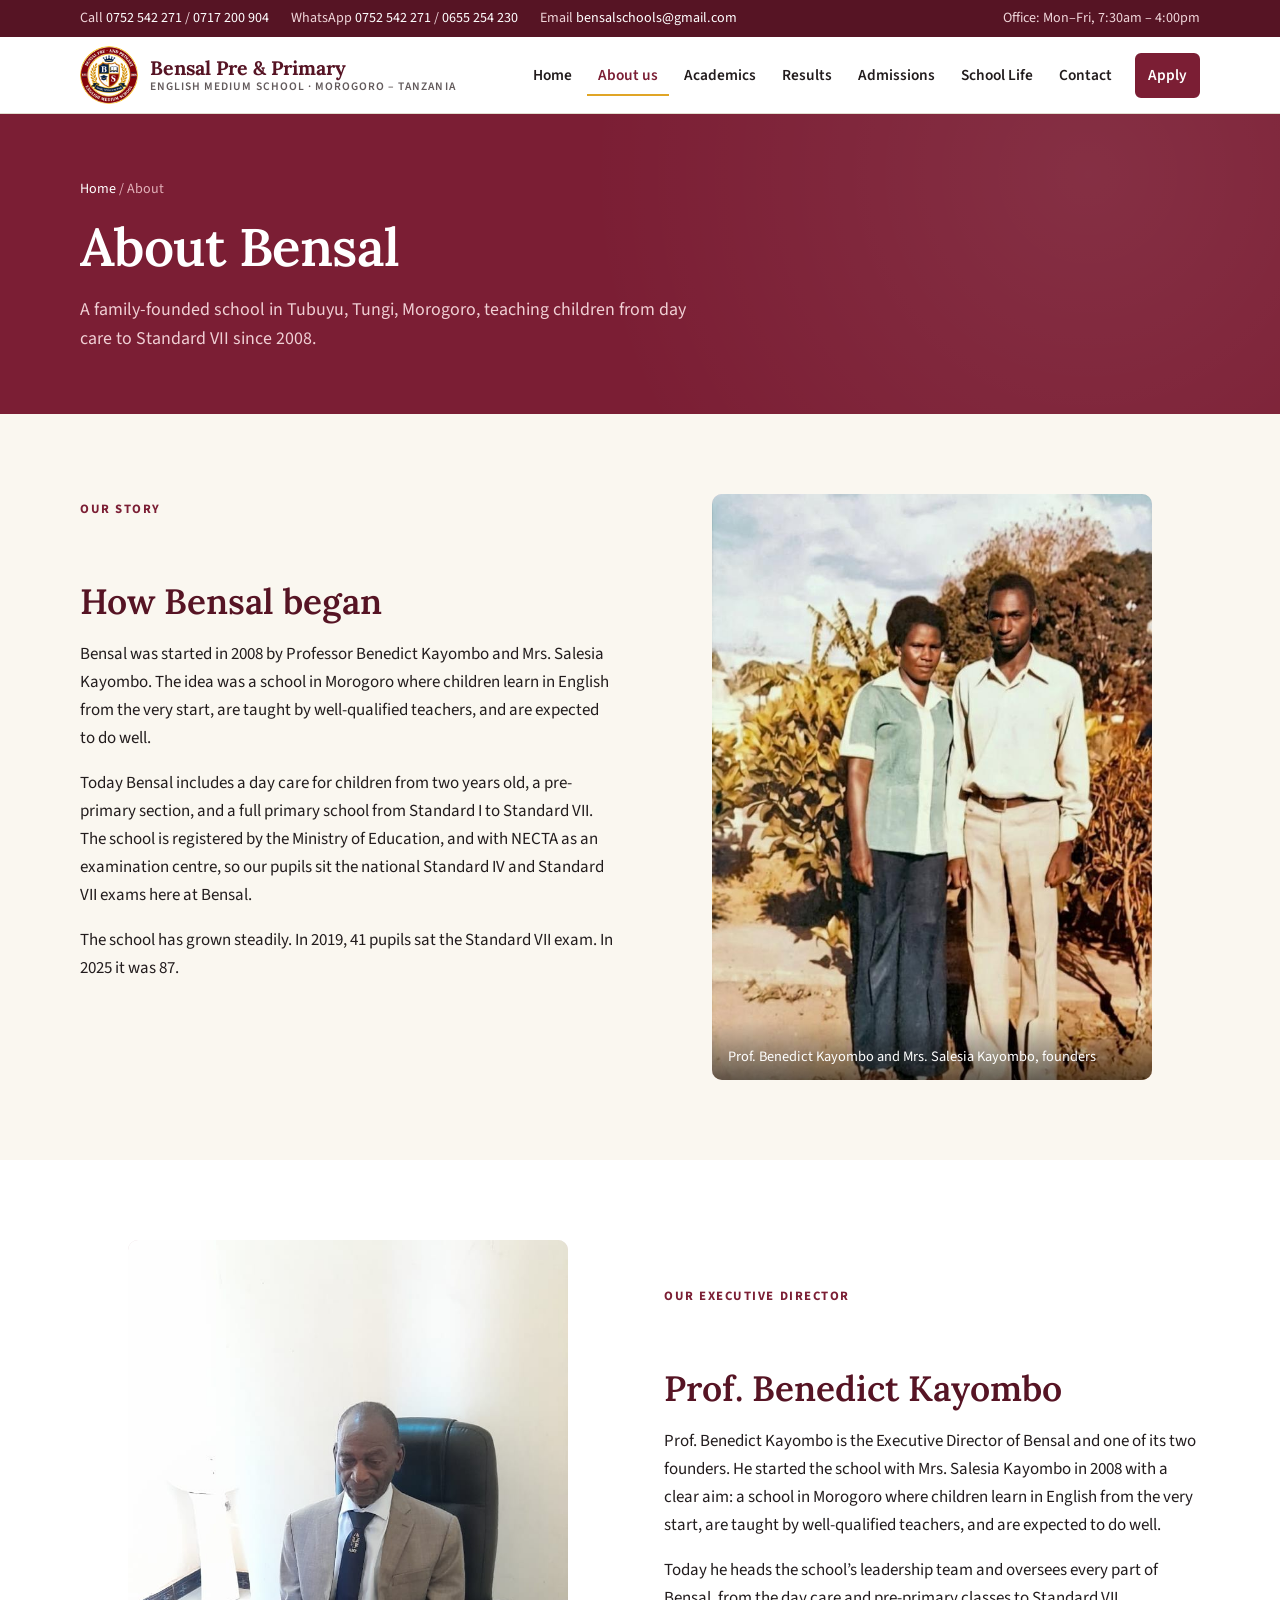
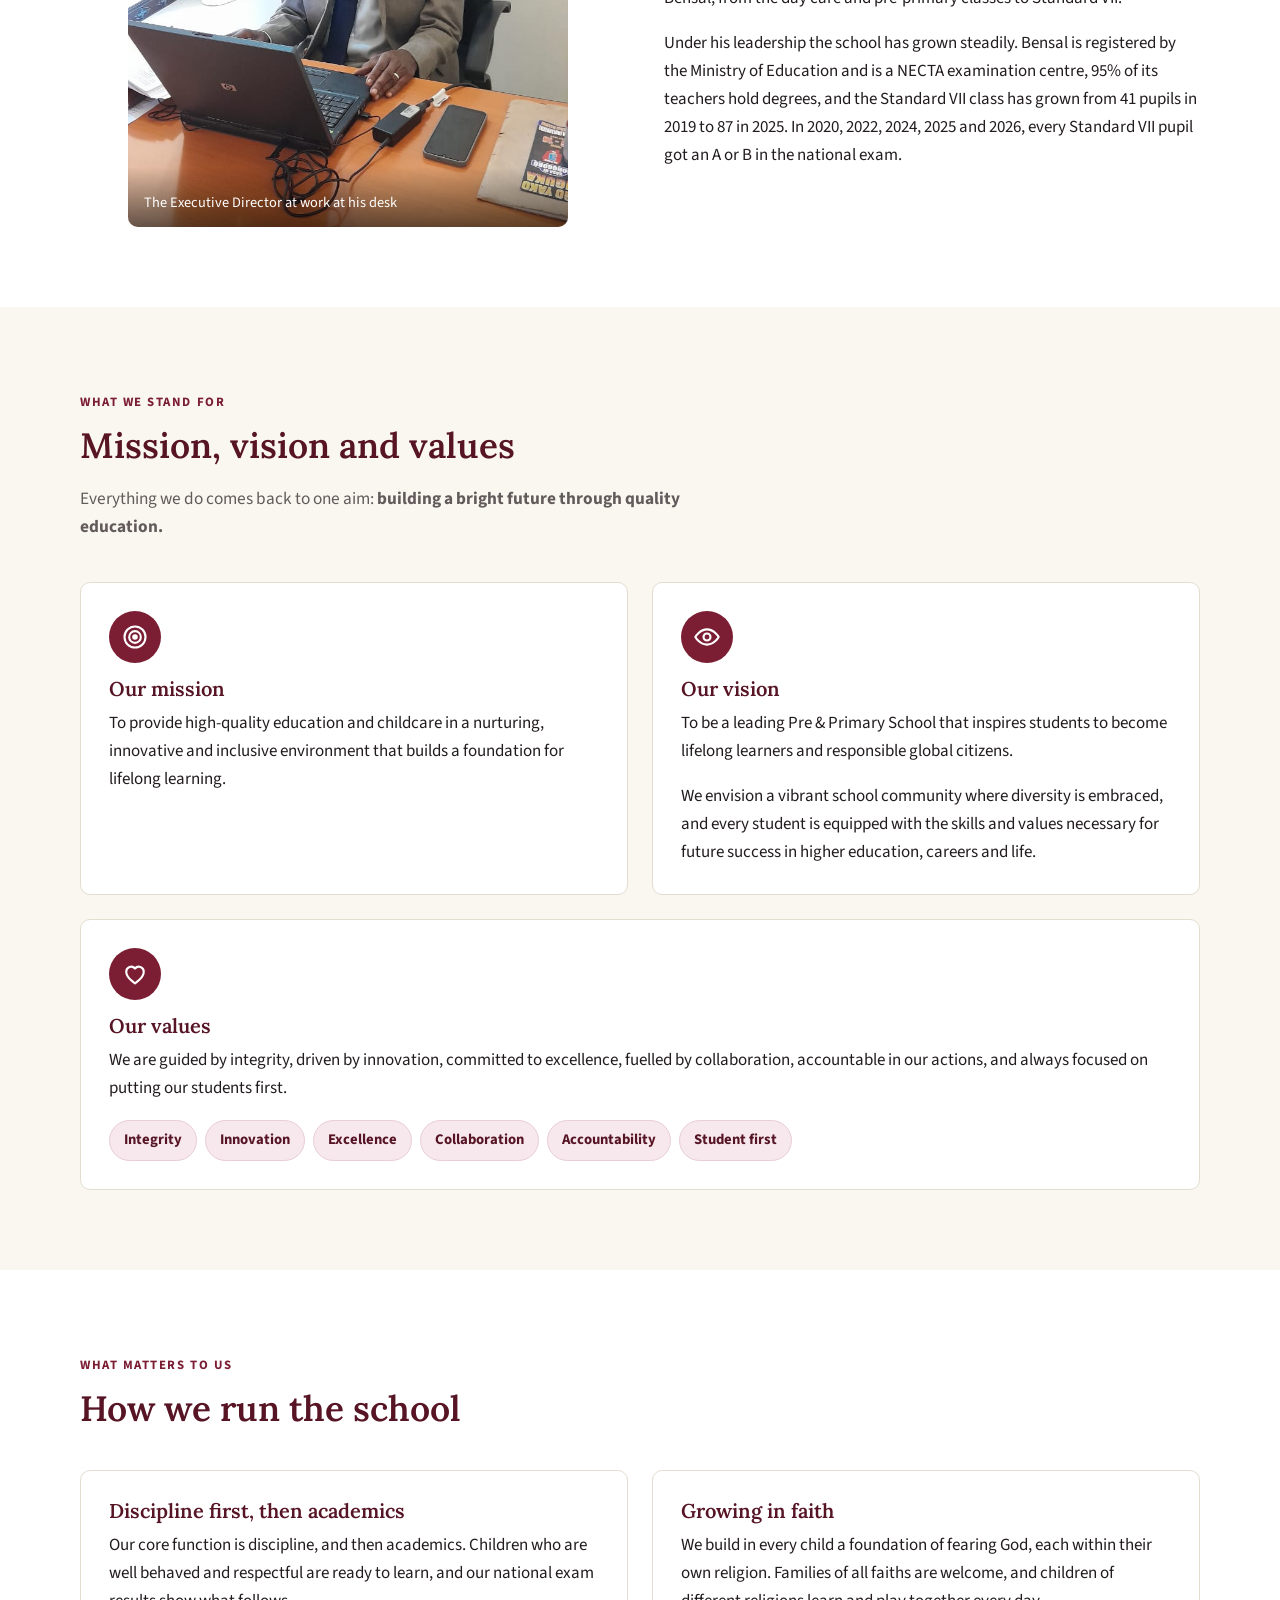
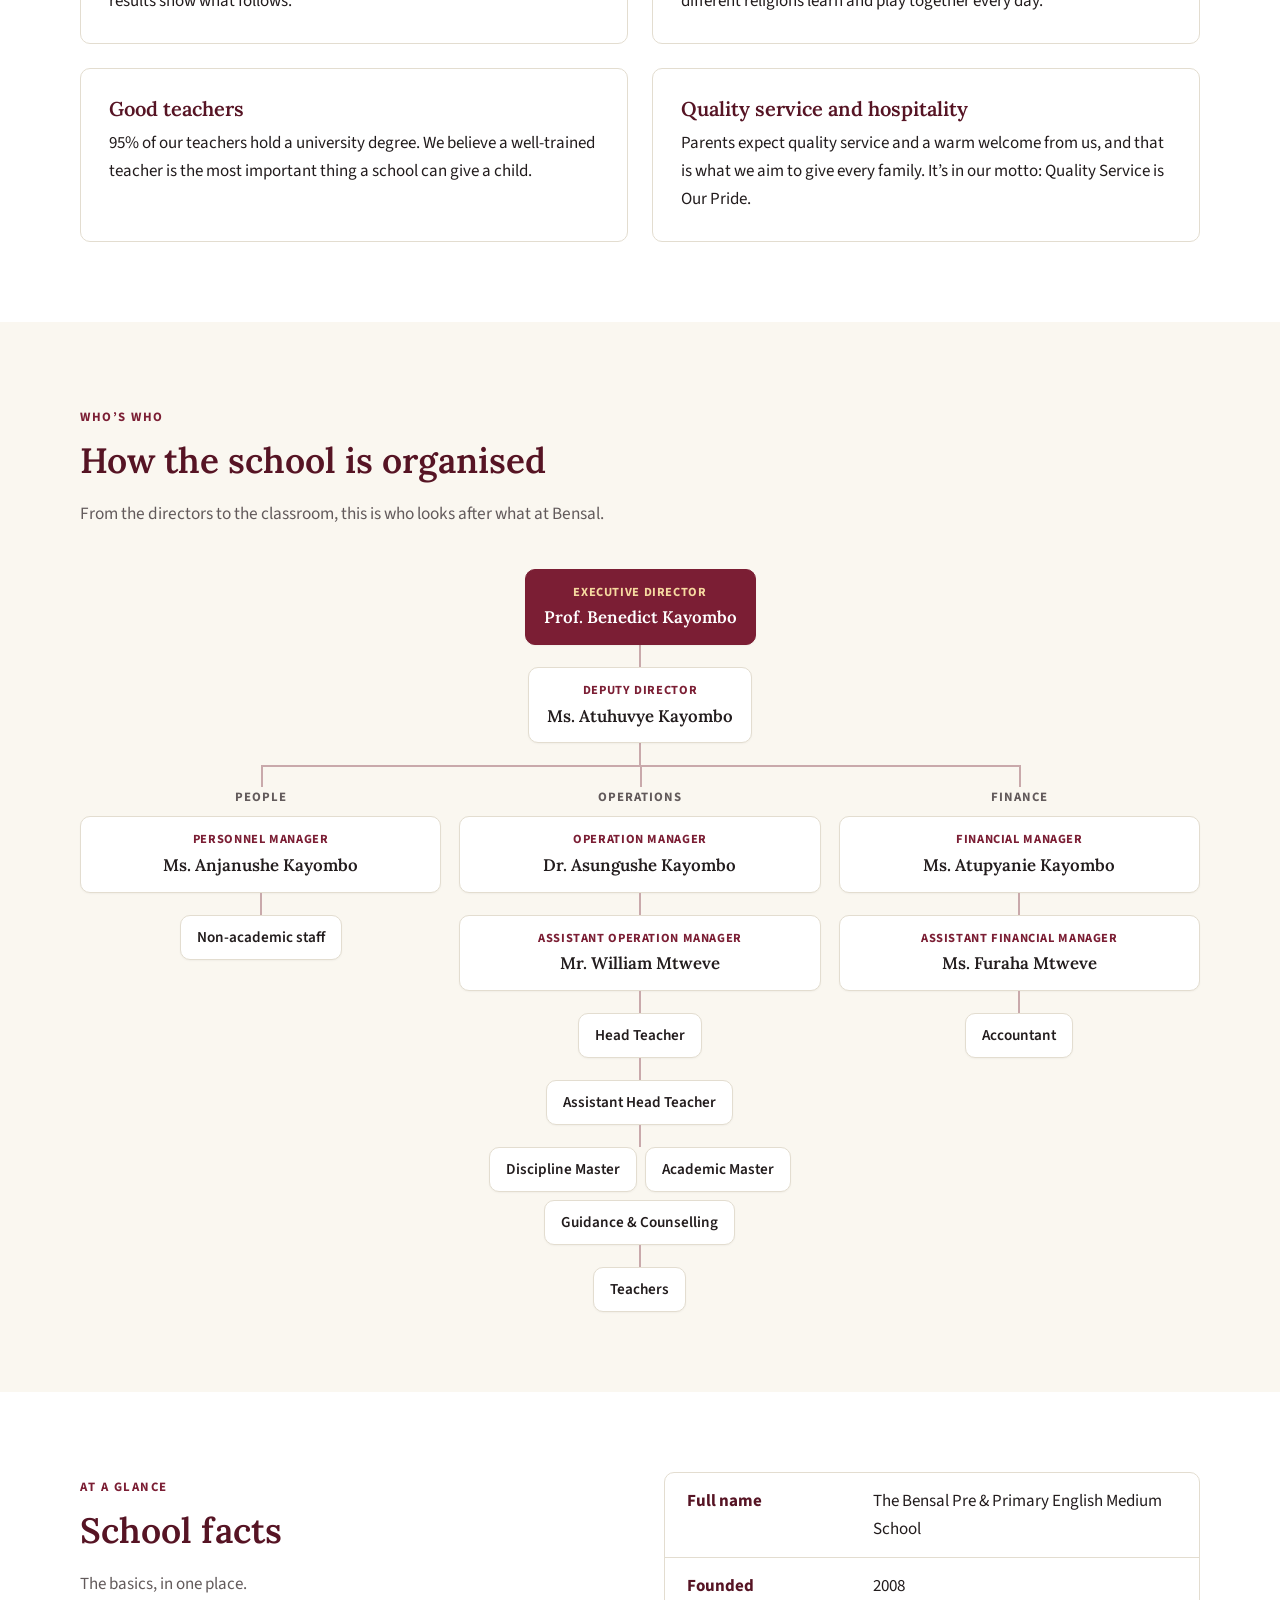
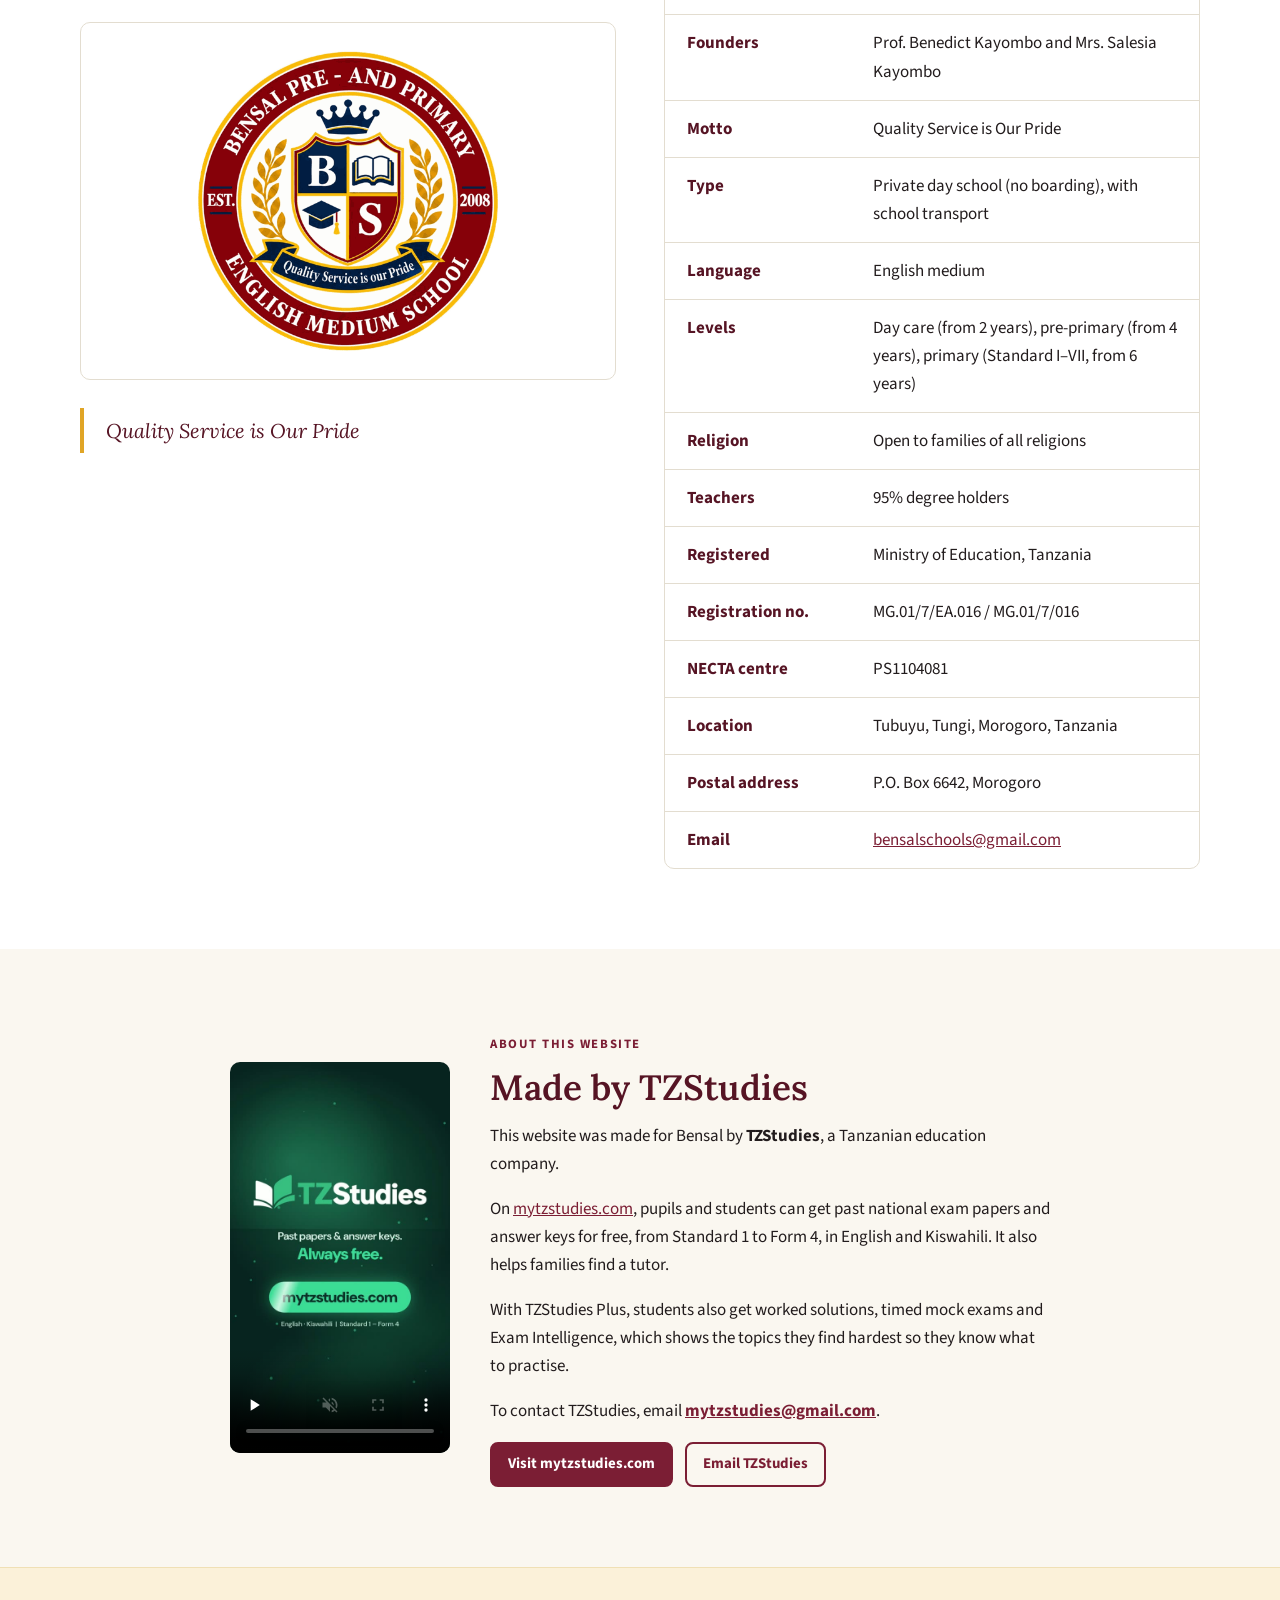
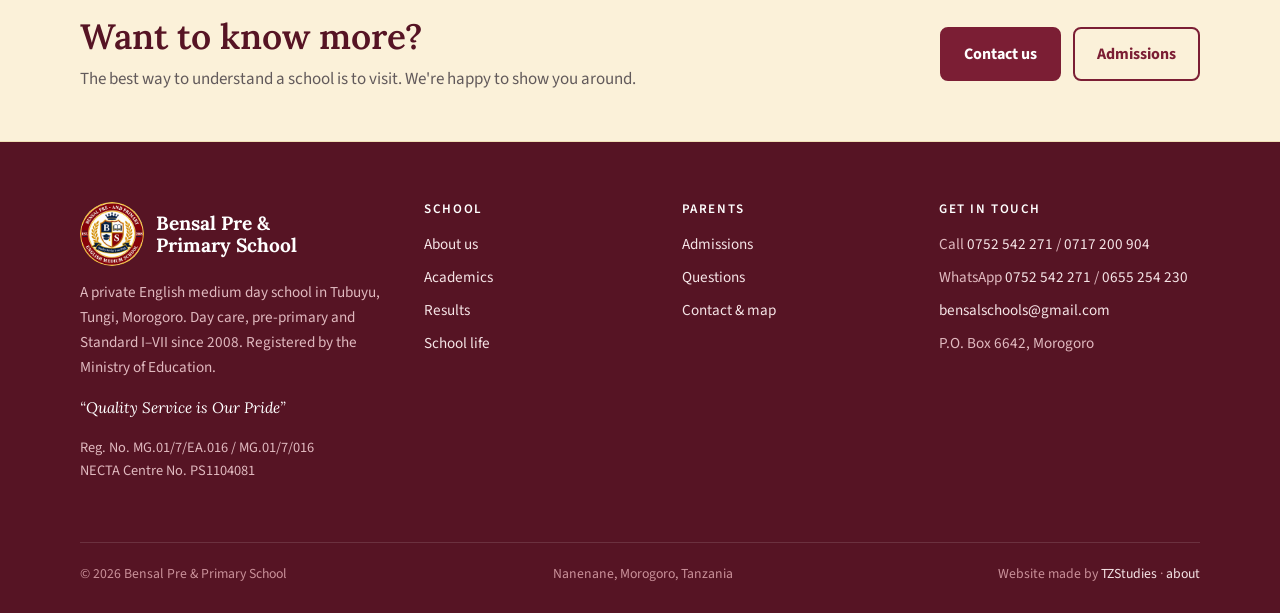
<file: about.html>
<!doctype html>
<html lang="en">
<head>
  <meta charset="utf-8">
  <meta name="viewport" content="width=device-width, initial-scale=1">
  <title>About Us | Bensal Pre &amp; Primary School, Morogoro</title>
  <meta name="description" content="The story of Bensal Pre &amp; Primary School, founded in 2008 by Prof. Benedict Kayombo and Mrs. Salesia Kayombo in Tungi, Morogoro.">
  <link rel="icon" href="favicon.ico" sizes="any">
  <link rel="icon" href="images/favicon-32.png" type="image/png" sizes="32x32">
  <link rel="icon" href="images/favicon-192.png" type="image/png" sizes="192x192">
  <link rel="apple-touch-icon" href="images/apple-touch-icon.png">
  <meta name="theme-color" content="#7b1e34">
  <link rel="preconnect" href="https://fonts.googleapis.com">
  <link rel="preconnect" href="https://fonts.gstatic.com" crossorigin>
  <link href="https://fonts.googleapis.com/css2?family=Lora:wght@500;600;700&family=Source+Sans+3:wght@400;600;700&display=swap" rel="stylesheet">
  <link rel="stylesheet" href="css/style.css?v=20261103a">
</head>
<body>
<a class="skip-link" href="#main">Skip to content</a>

<div class="topbar">
  <div class="container">
    <div class="topbar-items">
      <span class="hide-sm">Call <a href="tel:+255752542271">0752 542 271</a> / <a href="tel:+255717200904">0717 200 904</a></span>
      <span class="topbar-phones"><span class="label">Call</span><a href="tel:+255752542271">0752 542 271</a><a href="tel:+255717200904">0717 200 904</a><a href="tel:+255655254230">0655 254 230</a></span>
      <span class="hide-sm">WhatsApp <a href="https://wa.me/255752542271">0752 542 271</a> / <a href="https://wa.me/255655254230">0655 254 230</a></span>
      <span class="hide-md">Email <a href="mailto:bensalschools@gmail.com">bensalschools@gmail.com</a></span>
    </div>
    <span class="hide-sm">Office: Mon&ndash;Fri, 7:30am &ndash; 4:00pm</span>
  </div>
</div>

<header class="site-header">
  <div class="container">
    <a class="brand" href="index.html">
      <img src="images/logo-small.png" alt="Bensal Pre and Primary English Medium School logo" width="180" height="180">
      <span class="brand-name">Bensal Pre &amp; Primary<span class="brand-sub">English Medium School &middot; Morogoro &ndash; Tanzania</span></span>
    </a>
    <button class="nav-toggle" aria-expanded="false" aria-controls="nav"><span class="nav-toggle-bars"></span><span class="nav-toggle-text">Menu</span></button>
    <nav class="main-nav" id="nav" aria-label="Main">
      <ul>
        <li><a href="index.html">Home</a></li>
        <li><a href="about.html" aria-current="page">About us</a></li>
        <li><a href="academics.html">Academics</a></li>
        <li><a href="results.html">Results</a></li>
        <li><a href="admissions.html">Admissions</a></li>
        <li><a href="school-life.html">School Life</a></li>
        <li><a href="contact.html">Contact</a></li>
        <li><a class="btn btn-sm" href="admissions.html#apply">Apply</a></li>
      </ul>
    </nav>
  </div>
</header>

<main id="main">
  <section class="page-hero">
    <div class="container">
      <div class="crumbs"><a href="index.html">Home</a> / About</div>
      <h1>About Bensal</h1>
      <p>A family-founded school in Tubuyu, Tungi, Morogoro, teaching children from day care to Standard VII since 2008.</p>
    </div>
  </section>

  <section class="section">
    <div class="container grid-2" style="align-items: start;">
      <div class="prose">
        <span class="eyebrow">Our story</span>
        <h2>How Bensal began</h2>
        <p>Bensal was started in 2008 by Professor Benedict Kayombo and Mrs. Salesia Kayombo. The idea was a school in Morogoro where children learn in English from the very start, are taught by well-qualified teachers, and are expected to do well.</p>
        <p>Today Bensal includes a day care for children from two years old, a pre-primary section, and a full primary school from Standard I to Standard VII. The school is registered by the Ministry of Education, and with NECTA as an examination centre, so our pupils sit the national Standard IV and Standard VII exams here at Bensal.</p>
        <p>The school has grown steadily. In 2019, 41 pupils sat the Standard VII exam. In 2025 it was 87.</p>
      </div>
      <div>
        <figure class="photo portrait">
          <img src="images/photos/founders.jpg" alt="Prof. Benedict Kayombo and Mrs. Salesia Kayombo, founders of Bensal">
          <figcaption>Prof. Benedict Kayombo and Mrs. Salesia Kayombo, founders</figcaption>
        </figure>
      </div>
    </div>
  </section>

  <section class="section section-white" id="director">
    <div class="container grid-2 director">
      <figure class="photo portrait">
        <img src="images/photos/benedict-at-work.jpg" alt="Prof. Benedict Kayombo working on his laptop at his desk" loading="lazy">
        <figcaption>The Executive Director at work at his desk</figcaption>
      </figure>
      <div class="prose">
        <span class="eyebrow">Our Executive Director</span>
        <h2>Prof. Benedict Kayombo</h2>
        <p>Prof. Benedict Kayombo is the Executive Director of Bensal and one of its two founders. He started the school with Mrs. Salesia Kayombo in 2008 with a clear aim: a school in Morogoro where children learn in English from the very start, are taught by well-qualified teachers, and are expected to do well.</p>
        <p>Today he heads the school&rsquo;s leadership team and oversees every part of Bensal, from the day care and pre-primary classes to Standard VII.</p>
        <p>Under his leadership the school has grown steadily. Bensal is registered by the Ministry of Education and is a NECTA examination centre, 95% of its teachers hold degrees, and the Standard VII class has grown from 41 pupils in 2019 to 87 in 2025. In 2020, 2022, 2024, 2025 and 2026, every Standard VII pupil got an A or B in the national exam.</p>
      </div>
    </div>
  </section>

  <section class="section" id="mission">
    <div class="container">
      <div class="section-head">
        <span class="eyebrow">What we stand for</span>
        <h2>Mission, vision and values</h2>
        <p>Everything we do comes back to one aim: <strong>building a bright future through quality education.</strong></p>
      </div>
      <div class="mvv">
        <article class="card mvv-card">
          <span class="mvv-icon"><svg viewBox="0 0 24 24" aria-hidden="true"><circle cx="12" cy="12" r="9"/><circle cx="12" cy="12" r="5"/><circle cx="12" cy="12" r="1.5" class="fill"/></svg></span>
          <h3>Our mission</h3>
          <p>To provide high-quality education and childcare in a nurturing, innovative and inclusive environment that builds a foundation for lifelong learning.</p>
        </article>
        <article class="card mvv-card">
          <span class="mvv-icon"><svg viewBox="0 0 24 24" aria-hidden="true"><path d="M2 12s3.6-6.5 10-6.5S22 12 22 12s-3.6 6.5-10 6.5S2 12 2 12z"/><circle cx="12" cy="12" r="3"/></svg></span>
          <h3>Our vision</h3>
          <p>To be a leading Pre &amp; Primary School that inspires students to become lifelong learners and responsible global citizens.</p>
          <p>We envision a vibrant school community where diversity is embraced, and every student is equipped with the skills and values necessary for future success in higher education, careers and life.</p>
        </article>
        <article class="card mvv-card mvv-values">
          <span class="mvv-icon"><svg viewBox="0 0 24 24" aria-hidden="true"><path d="M12 20s-7.5-4.6-7.5-10A4.2 4.2 0 0 1 12 7.3 4.2 4.2 0 0 1 19.5 10c0 5.4-7.5 10-7.5 10z"/></svg></span>
          <h3>Our values</h3>
          <p>We are guided by integrity, driven by innovation, committed to excellence, fuelled by collaboration, accountable in our actions, and always focused on putting our students first.</p>
          <ul class="value-chips">
            <li>Integrity</li>
            <li>Innovation</li>
            <li>Excellence</li>
            <li>Collaboration</li>
            <li>Accountability</li>
            <li>Student first</li>
          </ul>
        </article>
      </div>
    </div>
  </section>

  <section class="section section-white">
    <div class="container">
      <div class="section-head">
        <span class="eyebrow">What matters to us</span>
        <h2>How we run the school</h2>
      </div>
      <div class="grid-2 grid-cards">
        <div class="card">
          <h3>Discipline first, then academics</h3>
          <p>Our core function is discipline, and then academics. Children who are well behaved and respectful are ready to learn, and our national exam results show what follows.</p>
        </div>
        <div class="card">
          <h3>Growing in faith</h3>
          <p>We build in every child a foundation of fearing God, each within their own religion. Families of all faiths are welcome, and children of different religions learn and play together every day.</p>
        </div>
        <div class="card">
          <h3>Good teachers</h3>
          <p>95% of our teachers hold a university degree. We believe a well-trained teacher is the most important thing a school can give a child.</p>
        </div>
        <div class="card">
          <h3>Quality service and hospitality</h3>
          <p>Parents expect quality service and a warm welcome from us, and that is what we aim to give every family. It&rsquo;s in our motto: Quality Service is Our Pride.</p>
        </div>
      </div>
    </div>
  </section>

  <section class="section" id="leadership">
    <div class="container">
      <div class="section-head">
        <span class="eyebrow">Who&rsquo;s who</span>
        <h2>How the school is organised</h2>
        <p>From the directors to the classroom, this is who looks after what at Bensal.</p>
      </div>
      <div class="org reveal" role="group" aria-label="Bensal organisation chart">
        <div class="org-box top"><span class="title">Executive Director</span><span class="who">Prof. Benedict Kayombo</span></div>
        <div class="org-line"></div>
        <div class="org-box"><span class="title">Deputy Director</span><span class="who">Ms. Atuhuvye Kayombo</span></div>
        <div class="org-line"></div>
        <div class="org-depts">
          <div class="org-dept">
            <div class="org-dept-name">People</div>
            <div class="org-box"><span class="title">Personnel Manager</span><span class="who">Ms. Anjanushe Kayombo</span></div>
            <div class="org-line"></div>
            <div class="org-box role"><span class="title">Non-academic staff</span></div>
          </div>
          <div class="org-dept">
            <div class="org-dept-name">Operations</div>
            <div class="org-box"><span class="title">Operation Manager</span><span class="who">Dr. Asungushe Kayombo</span></div>
            <div class="org-line"></div>
            <div class="org-box"><span class="title">Assistant Operation Manager</span><span class="who">Mr. William Mtweve</span></div>
            <div class="org-line"></div>
            <div class="org-box role"><span class="title">Head Teacher</span></div>
            <div class="org-line"></div>
            <div class="org-box role"><span class="title">Assistant Head Teacher</span></div>
            <div class="org-line"></div>
            <div class="org-masters">
              <div class="org-box role"><span class="title">Discipline Master</span></div>
              <div class="org-box role"><span class="title">Academic Master</span></div>
              <div class="org-box role"><span class="title">Guidance &amp; Counselling</span></div>
            </div>
            <div class="org-line"></div>
            <div class="org-box role"><span class="title">Teachers</span></div>
          </div>
          <div class="org-dept">
            <div class="org-dept-name">Finance</div>
            <div class="org-box"><span class="title">Financial Manager</span><span class="who">Ms. Atupyanie Kayombo</span></div>
            <div class="org-line"></div>
            <div class="org-box"><span class="title">Assistant Financial Manager</span><span class="who">Ms. Furaha Mtweve</span></div>
            <div class="org-line"></div>
            <div class="org-box role"><span class="title">Accountant</span></div>
          </div>
        </div>
      </div>
    </div>
  </section>

  <section class="section section-white">
    <div class="container grid-2" style="align-items: start;">
      <div>
        <span class="eyebrow">At a glance</span>
        <h2>School facts</h2>
        <p class="muted">The basics, in one place.</p>
        <div class="logo-display mt-2"><img src="images/logo.png" alt="Official Bensal Pre and Primary English Medium School logo" width="480" height="480" loading="lazy"></div>
        <p class="quote">Quality Service is Our Pride</p>
      </div>
      <div class="facts">
        <dl>
          <div><dt>Full name</dt><dd>The Bensal Pre &amp; Primary English Medium School</dd></div>
          <div><dt>Founded</dt><dd>2008</dd></div>
          <div><dt>Founders</dt><dd>Prof. Benedict Kayombo and Mrs. Salesia Kayombo</dd></div>
          <div><dt>Motto</dt><dd>Quality Service is Our Pride</dd></div>
          <div><dt>Type</dt><dd>Private day school (no boarding), with school transport</dd></div>
          <div><dt>Language</dt><dd>English medium</dd></div>
          <div><dt>Levels</dt><dd>Day care (from 2 years), pre-primary (from 4 years), primary (Standard I&ndash;VII, from 6 years)</dd></div>
          <div><dt>Religion</dt><dd>Open to families of all religions</dd></div>
          <div><dt>Teachers</dt><dd>95% degree holders</dd></div>
          <div><dt>Registered</dt><dd>Ministry of Education, Tanzania</dd></div>
          <div><dt>Registration no.</dt><dd>MG.01/7/EA.016 / MG.01/7/016</dd></div>
          <div><dt>NECTA centre</dt><dd>PS1104081</dd></div>
          <div><dt>Location</dt><dd>Tubuyu, Tungi, Morogoro, Tanzania</dd></div>
          <div><dt>Postal address</dt><dd>P.O. Box 6642, Morogoro</dd></div>
          <div><dt>Email</dt><dd><a href="mailto:bensalschools@gmail.com">bensalschools@gmail.com</a></dd></div>
        </dl>
      </div>
    </div>
  </section>

  <section class="section" id="website">
    <div class="container credit">
      <figure class="video-frame credit-video">
        <video controls muted preload="none" playsinline poster="videos/tzstudies-ad-poster.jpg">
          <source src="videos/tzstudies-ad.mp4" type="video/mp4">
        </video>
      </figure>
      <div>
        <span class="eyebrow">About this website</span>
        <h2>Made by TZStudies</h2>
        <p>This website was made for Bensal by <strong>TZStudies</strong>, a Tanzanian education company.</p>
        <p>On <a href="https://mytzstudies.com" target="_blank" rel="noopener">mytzstudies.com</a>, pupils and students can get past national exam papers and answer keys for free, from Standard 1 to Form 4, in English and Kiswahili. It also helps families find a tutor.</p>
        <p>With TZStudies Plus, students also get worked solutions, timed mock exams and Exam Intelligence, which shows the topics they find hardest so they know what to practise.</p>
        <p>To contact TZStudies, email <a href="mailto:mytzstudies@gmail.com"><strong>mytzstudies@gmail.com</strong></a>.</p>
        <div class="btn-row">
          <a class="btn btn-sm" href="https://mytzstudies.com" target="_blank" rel="noopener">Visit mytzstudies.com</a>
          <a class="btn btn-sm btn-outline" href="mailto:mytzstudies@gmail.com">Email TZStudies</a>
        </div>
      </div>
    </div>
  </section>

  <section class="cta-band">
    <div class="container">
      <div>
        <h2>Want to know more?</h2>
        <p>The best way to understand a school is to visit. We're happy to show you around.</p>
      </div>
      <div class="btn-row">
        <a class="btn" href="contact.html">Contact us</a>
        <a class="btn btn-outline" href="admissions.html">Admissions</a>
      </div>
    </div>
  </section>

</main>

<footer class="site-footer">
  <div class="container">
    <div class="footer-grid">
      <div>
        <div class="footer-brand"><img src="images/logo-small.png" alt="Bensal Pre and Primary English Medium School logo" width="180" height="180"><span>Bensal Pre &amp;<br>Primary School</span></div>
        <p>A private English medium day school in Tubuyu, Tungi, Morogoro. Day care, pre-primary and Standard I&ndash;VII since 2008. Registered by the Ministry of Education.</p>
        <p class="footer-motto">&ldquo;Quality Service is Our Pride&rdquo;</p>
        <p class="small">Reg. No. MG.01/7/EA.016 / MG.01/7/016<br>NECTA Centre No. PS1104081</p>
      </div>
      <div>
        <h4>School</h4>
        <ul>
          <li><a href="about.html">About us</a></li>
          <li><a href="academics.html">Academics</a></li>
          <li><a href="results.html">Results</a></li>
          <li><a href="school-life.html">School life</a></li>
        </ul>
      </div>
      <div>
        <h4>Parents</h4>
        <ul>
          <li><a href="admissions.html">Admissions</a></li>
          <li><a href="admissions.html#faq">Questions</a></li>
          <li><a href="contact.html">Contact &amp; map</a></li>
        </ul>
      </div>
      <div>
        <h4>Get in touch</h4>
        <ul>
          <li>Call <a href="tel:+255752542271">0752 542 271</a> / <a href="tel:+255717200904">0717 200 904</a></li>
          <li>WhatsApp <a href="https://wa.me/255752542271">0752 542 271</a> / <a href="https://wa.me/255655254230">0655 254 230</a></li>
          <li><a href="mailto:bensalschools@gmail.com">bensalschools@gmail.com</a></li>
          <li>P.O. Box 6642, Morogoro</li>
        </ul>
      </div>
    </div>
    <div class="footer-bottom">
      <span>&copy; <span id="year">2026</span> Bensal Pre &amp; Primary School</span>
      <span>Nanenane, Morogoro, Tanzania</span>
      <span class="footer-credit">Website made by <a href="https://mytzstudies.com" target="_blank" rel="noopener">TZStudies</a> &middot; <a href="about.html#website">about</a></span>
    </div>
  </div>
</footer>

<script src="js/main.js?v=20261103a"></script>
</body>
</html>
</file>
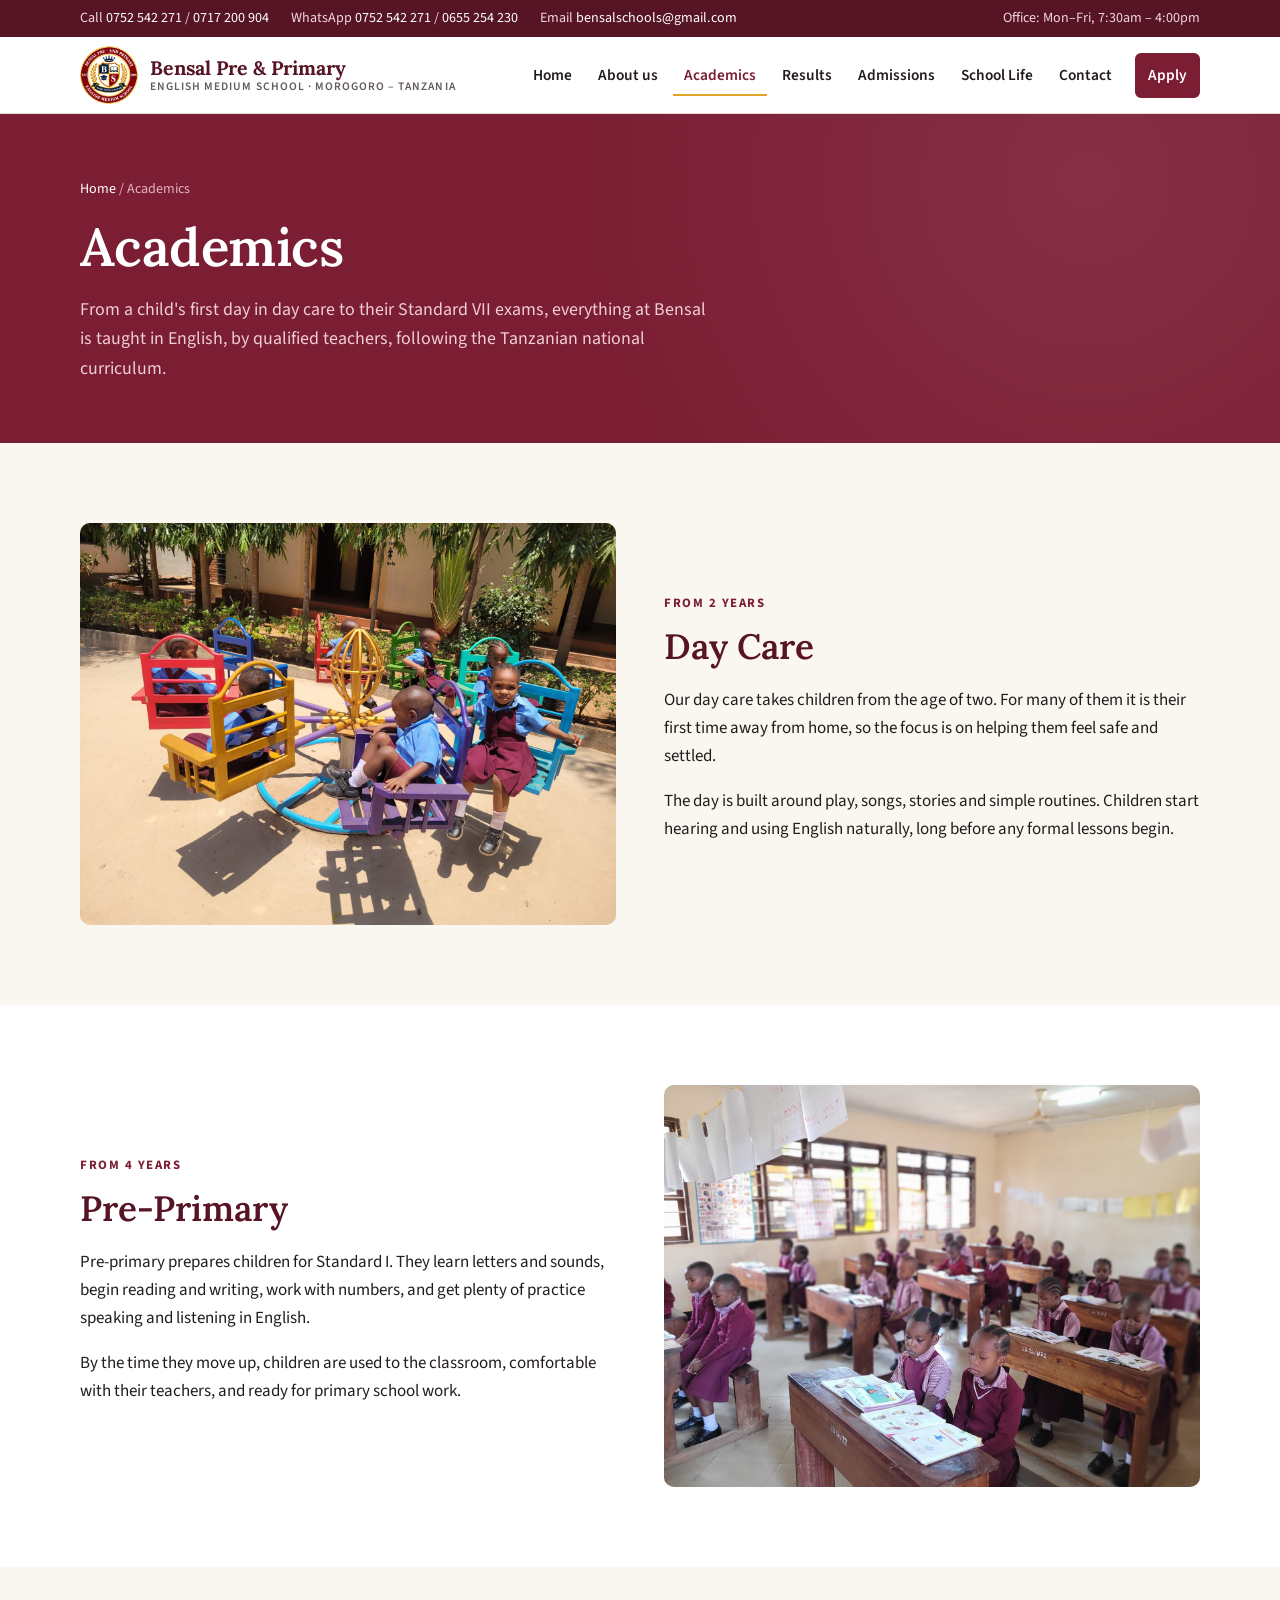
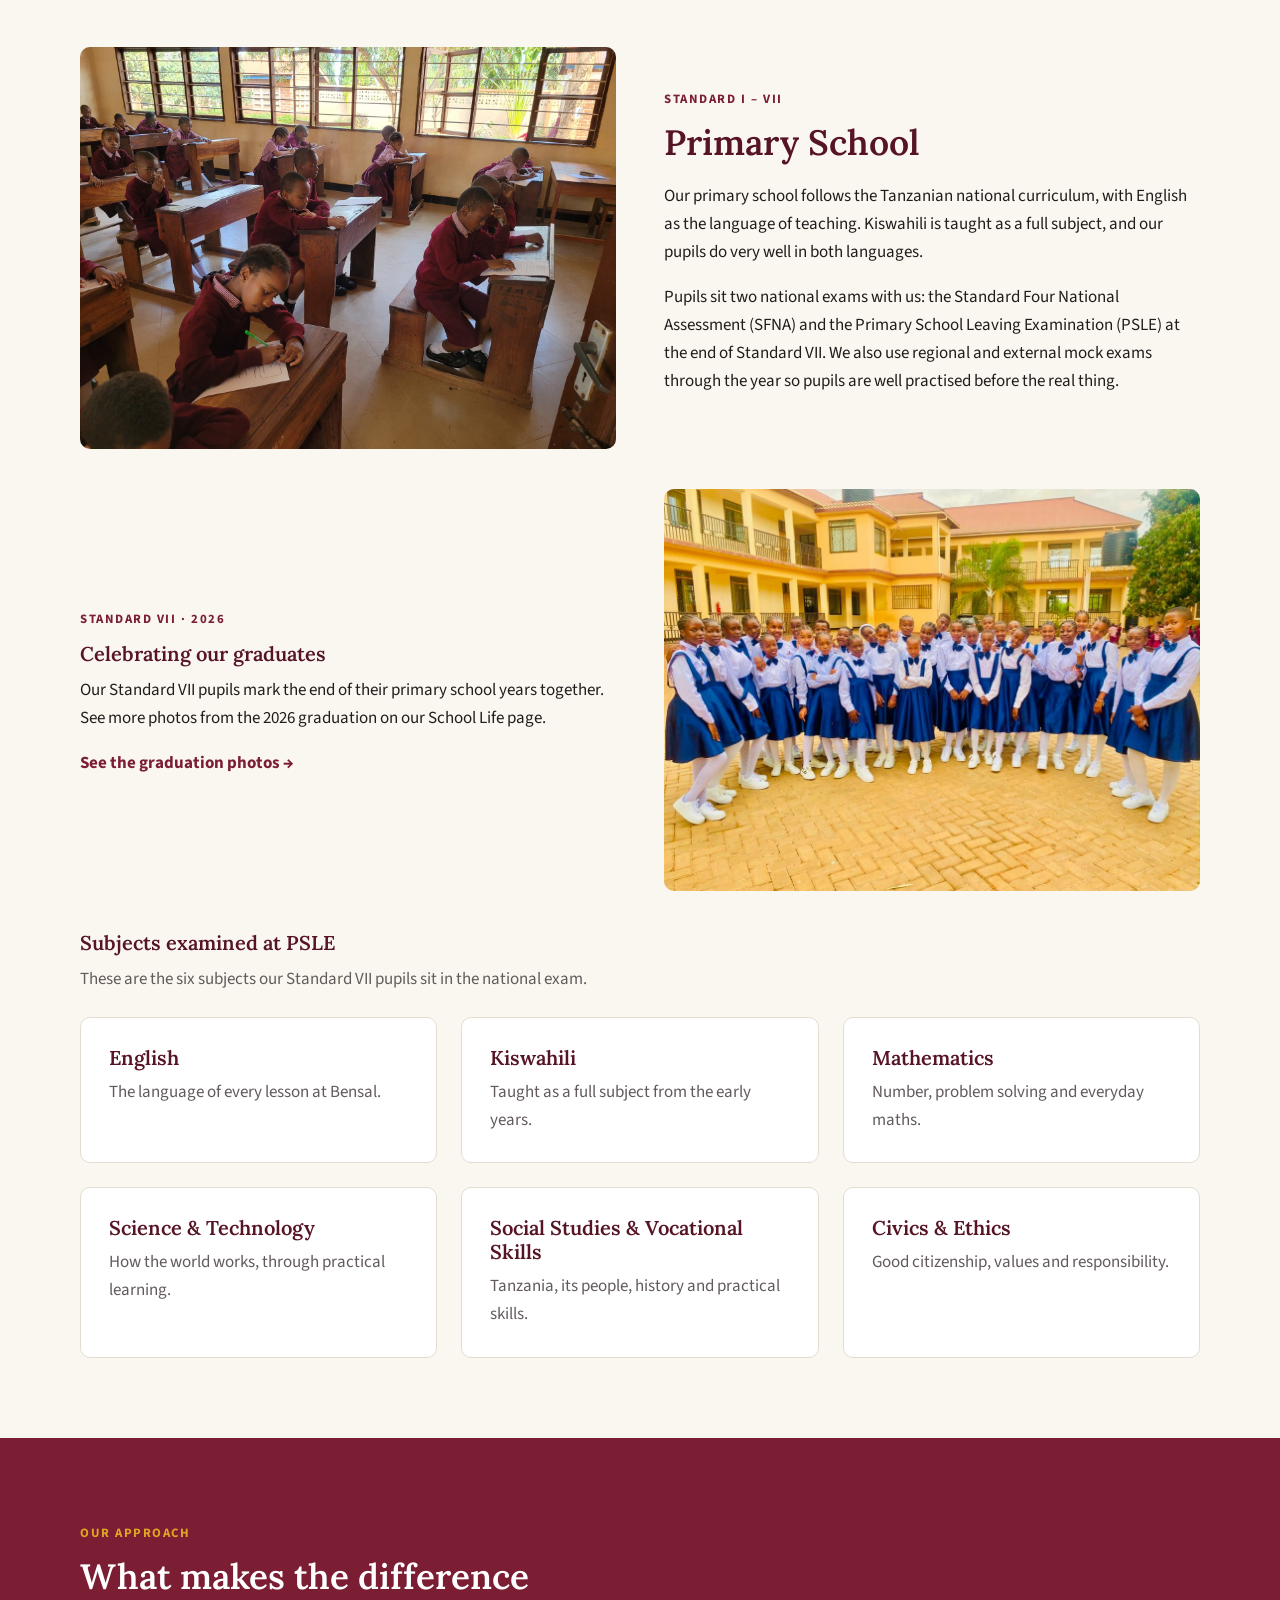
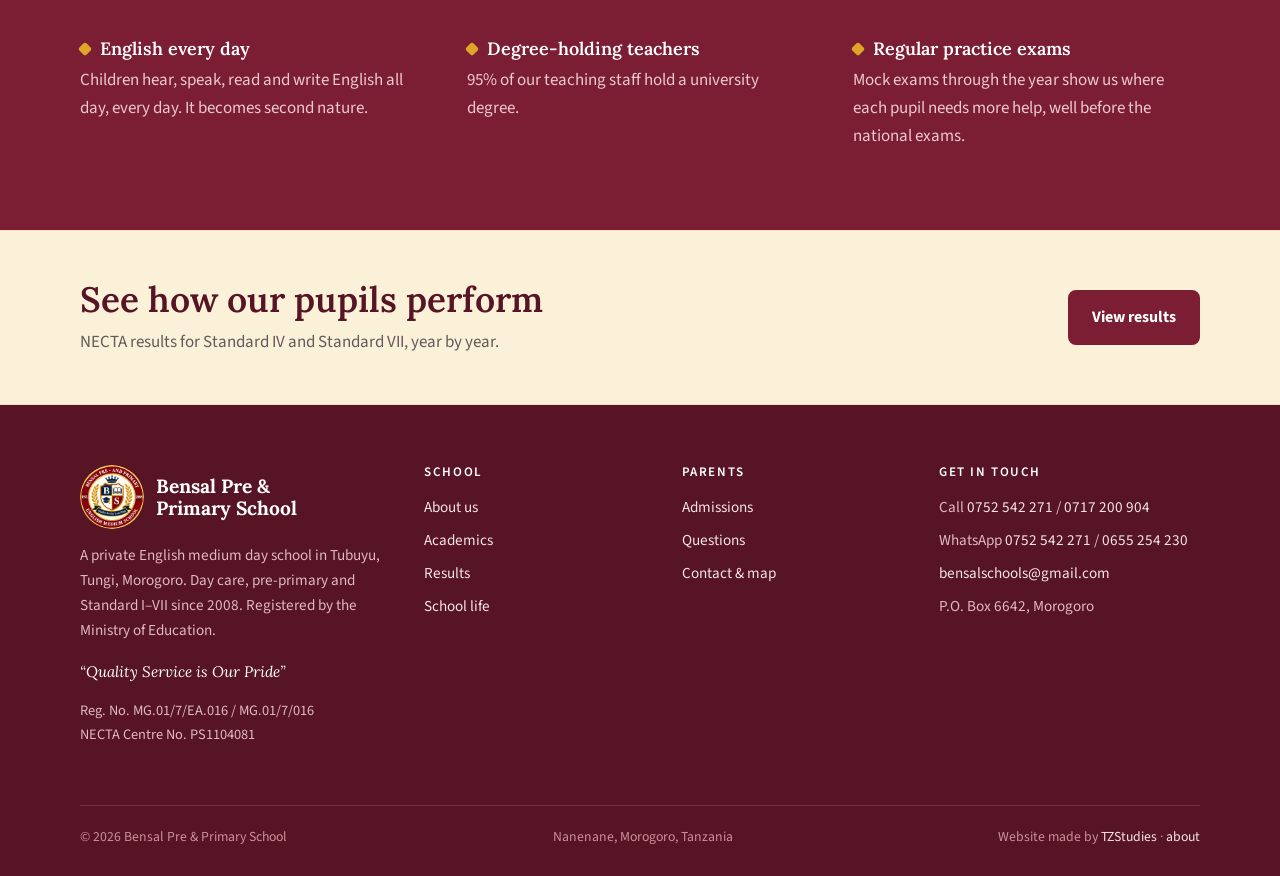
<file: academics.html>
<!doctype html>
<html lang="en">
<head>
  <meta charset="utf-8">
  <meta name="viewport" content="width=device-width, initial-scale=1">
  <title>Academics | Bensal Pre &amp; Primary School, Morogoro</title>
  <meta name="description" content="Day care from age 2, pre-primary from age 4 and Standard I to VII, all taught in English at Bensal Pre &amp; Primary School in Tungi, Morogoro.">
  <link rel="icon" href="favicon.ico" sizes="any">
  <link rel="icon" href="images/favicon-32.png" type="image/png" sizes="32x32">
  <link rel="icon" href="images/favicon-192.png" type="image/png" sizes="192x192">
  <link rel="apple-touch-icon" href="images/apple-touch-icon.png">
  <meta name="theme-color" content="#7b1e34">
  <link rel="preconnect" href="https://fonts.googleapis.com">
  <link rel="preconnect" href="https://fonts.gstatic.com" crossorigin>
  <link href="https://fonts.googleapis.com/css2?family=Lora:wght@500;600;700&family=Source+Sans+3:wght@400;600;700&display=swap" rel="stylesheet">
  <link rel="stylesheet" href="css/style.css?v=20261103a">
</head>
<body>
<a class="skip-link" href="#main">Skip to content</a>

<div class="topbar">
  <div class="container">
    <div class="topbar-items">
      <span class="hide-sm">Call <a href="tel:+255752542271">0752 542 271</a> / <a href="tel:+255717200904">0717 200 904</a></span>
      <span class="topbar-phones"><span class="label">Call</span><a href="tel:+255752542271">0752 542 271</a><a href="tel:+255717200904">0717 200 904</a><a href="tel:+255655254230">0655 254 230</a></span>
      <span class="hide-sm">WhatsApp <a href="https://wa.me/255752542271">0752 542 271</a> / <a href="https://wa.me/255655254230">0655 254 230</a></span>
      <span class="hide-md">Email <a href="mailto:bensalschools@gmail.com">bensalschools@gmail.com</a></span>
    </div>
    <span class="hide-sm">Office: Mon&ndash;Fri, 7:30am &ndash; 4:00pm</span>
  </div>
</div>

<header class="site-header">
  <div class="container">
    <a class="brand" href="index.html">
      <img src="images/logo-small.png" alt="Bensal Pre and Primary English Medium School logo" width="180" height="180">
      <span class="brand-name">Bensal Pre &amp; Primary<span class="brand-sub">English Medium School &middot; Morogoro &ndash; Tanzania</span></span>
    </a>
    <button class="nav-toggle" aria-expanded="false" aria-controls="nav"><span class="nav-toggle-bars"></span><span class="nav-toggle-text">Menu</span></button>
    <nav class="main-nav" id="nav" aria-label="Main">
      <ul>
        <li><a href="index.html">Home</a></li>
        <li><a href="about.html">About us</a></li>
        <li><a href="academics.html" aria-current="page">Academics</a></li>
        <li><a href="results.html">Results</a></li>
        <li><a href="admissions.html">Admissions</a></li>
        <li><a href="school-life.html">School Life</a></li>
        <li><a href="contact.html">Contact</a></li>
        <li><a class="btn btn-sm" href="admissions.html#apply">Apply</a></li>
      </ul>
    </nav>
  </div>
</header>

<main id="main">
  <section class="page-hero">
    <div class="container">
      <div class="crumbs"><a href="index.html">Home</a> / Academics</div>
      <h1>Academics</h1>
      <p>From a child's first day in day care to their Standard VII exams, everything at Bensal is taught in English, by qualified teachers, following the Tanzanian national curriculum.</p>
    </div>
  </section>

  <section class="section" id="day-care">
    <div class="container grid-2">
      <figure class="photo" data-label="Day care photo"><img src="images/photos/daycare.jpg" alt="Day care children in uniform riding the merry-go-round"></figure>
      <div>
        <span class="eyebrow">From 2 years</span>
        <h2>Day Care</h2>
        <p>Our day care takes children from the age of two. For many of them it is their first time away from home, so the focus is on helping them feel safe and settled.</p>
        <p>The day is built around play, songs, stories and simple routines. Children start hearing and using English naturally, long before any formal lessons begin.</p>
      </div>
    </div>
  </section>

  <section class="section section-white" id="pre-primary">
    <div class="container grid-2">
      <div>
        <span class="eyebrow">From 4 years</span>
        <h2>Pre-Primary</h2>
        <p>Pre-primary prepares children for Standard I. They learn letters and sounds, begin reading and writing, work with numbers, and get plenty of practice speaking and listening in English.</p>
        <p>By the time they move up, children are used to the classroom, comfortable with their teachers, and ready for primary school work.</p>
      </div>
      <figure class="photo"><img src="images/photos/class-young.jpg" alt="Young pupils reading at their desks" loading="lazy"></figure>
    </div>
  </section>

  <section class="section" id="primary">
    <div class="container">
      <div class="grid-2">
        <figure class="photo"><img src="images/photos/exam-time.jpg" alt="Primary pupils writing at their desks" loading="lazy"></figure>
        <div>
          <span class="eyebrow">Standard I &ndash; VII</span>
          <h2>Primary School</h2>
          <p>Our primary school follows the Tanzanian national curriculum, with English as the language of teaching. Kiswahili is taught as a full subject, and our pupils do very well in both languages.</p>
          <p>Pupils sit two national exams with us: the Standard Four National Assessment (SFNA) and the Primary School Leaving Examination (PSLE) at the end of Standard VII. We also use regional and external mock exams through the year so pupils are well practised before the real thing.</p>
        </div>
      </div>

      <div class="grid-2 mt-3">
        <div>
          <span class="eyebrow">Standard VII &middot; 2026</span>
          <h3>Celebrating our graduates</h3>
          <p>Our Standard VII pupils mark the end of their primary school years together. See more photos from the 2026 graduation on our School Life page.</p>
          <a class="card-link" href="school-life.html#graduation">See the graduation photos &rarr;</a>
        </div>
        <figure class="photo full"><img src="images/photos/graduation std seven 2026 2.jpeg" alt="Standard VII graduates in blue and white uniforms posing together in front of the school building" loading="lazy"></figure>
      </div>

      <div class="mt-3">
        <h3>Subjects examined at PSLE</h3>
        <p class="muted">These are the six subjects our Standard VII pupils sit in the national exam.</p>
        <div class="grid-3 mt-2">
          <div class="card"><h3>English</h3><p class="muted">The language of every lesson at Bensal.</p></div>
          <div class="card"><h3>Kiswahili</h3><p class="muted">Taught as a full subject from the early years.</p></div>
          <div class="card"><h3>Mathematics</h3><p class="muted">Number, problem solving and everyday maths.</p></div>
          <div class="card"><h3>Science &amp; Technology</h3><p class="muted">How the world works, through practical learning.</p></div>
          <div class="card"><h3>Social Studies &amp; Vocational Skills</h3><p class="muted">Tanzania, its people, history and practical skills.</p></div>
          <div class="card"><h3>Civics &amp; Ethics</h3><p class="muted">Good citizenship, values and responsibility.</p></div>
        </div>
      </div>
    </div>
  </section>

  <section class="section section-brand">
    <div class="container">
      <div class="section-head">
        <span class="eyebrow">Our approach</span>
        <h2>What makes the difference</h2>
      </div>
      <div class="features">
        <div class="feature"><h3>English every day</h3><p>Children hear, speak, read and write English all day, every day. It becomes second nature.</p></div>
        <div class="feature"><h3>Degree-holding teachers</h3><p>95% of our teaching staff hold a university degree.</p></div>
        <div class="feature"><h3>Regular practice exams</h3><p>Mock exams through the year show us where each pupil needs more help, well before the national exams.</p></div>
      </div>
    </div>
  </section>

  <section class="cta-band">
    <div class="container">
      <div>
        <h2>See how our pupils perform</h2>
        <p>NECTA results for Standard IV and Standard VII, year by year.</p>
      </div>
      <div class="btn-row">
        <a class="btn" href="results.html">View results</a>
      </div>
    </div>
  </section>

</main>

<footer class="site-footer">
  <div class="container">
    <div class="footer-grid">
      <div>
        <div class="footer-brand"><img src="images/logo-small.png" alt="Bensal Pre and Primary English Medium School logo" width="180" height="180"><span>Bensal Pre &amp;<br>Primary School</span></div>
        <p>A private English medium day school in Tubuyu, Tungi, Morogoro. Day care, pre-primary and Standard I&ndash;VII since 2008. Registered by the Ministry of Education.</p>
        <p class="footer-motto">&ldquo;Quality Service is Our Pride&rdquo;</p>
        <p class="small">Reg. No. MG.01/7/EA.016 / MG.01/7/016<br>NECTA Centre No. PS1104081</p>
      </div>
      <div>
        <h4>School</h4>
        <ul>
          <li><a href="about.html">About us</a></li>
          <li><a href="academics.html">Academics</a></li>
          <li><a href="results.html">Results</a></li>
          <li><a href="school-life.html">School life</a></li>
        </ul>
      </div>
      <div>
        <h4>Parents</h4>
        <ul>
          <li><a href="admissions.html">Admissions</a></li>
          <li><a href="admissions.html#faq">Questions</a></li>
          <li><a href="contact.html">Contact &amp; map</a></li>
        </ul>
      </div>
      <div>
        <h4>Get in touch</h4>
        <ul>
          <li>Call <a href="tel:+255752542271">0752 542 271</a> / <a href="tel:+255717200904">0717 200 904</a></li>
          <li>WhatsApp <a href="https://wa.me/255752542271">0752 542 271</a> / <a href="https://wa.me/255655254230">0655 254 230</a></li>
          <li><a href="mailto:bensalschools@gmail.com">bensalschools@gmail.com</a></li>
          <li>P.O. Box 6642, Morogoro</li>
        </ul>
      </div>
    </div>
    <div class="footer-bottom">
      <span>&copy; <span id="year">2026</span> Bensal Pre &amp; Primary School</span>
      <span>Nanenane, Morogoro, Tanzania</span>
      <span class="footer-credit">Website made by <a href="https://mytzstudies.com" target="_blank" rel="noopener">TZStudies</a> &middot; <a href="about.html#website">about</a></span>
    </div>
  </div>
</footer>

<script src="js/main.js?v=20261103a"></script>
</body>
</html>
</file>
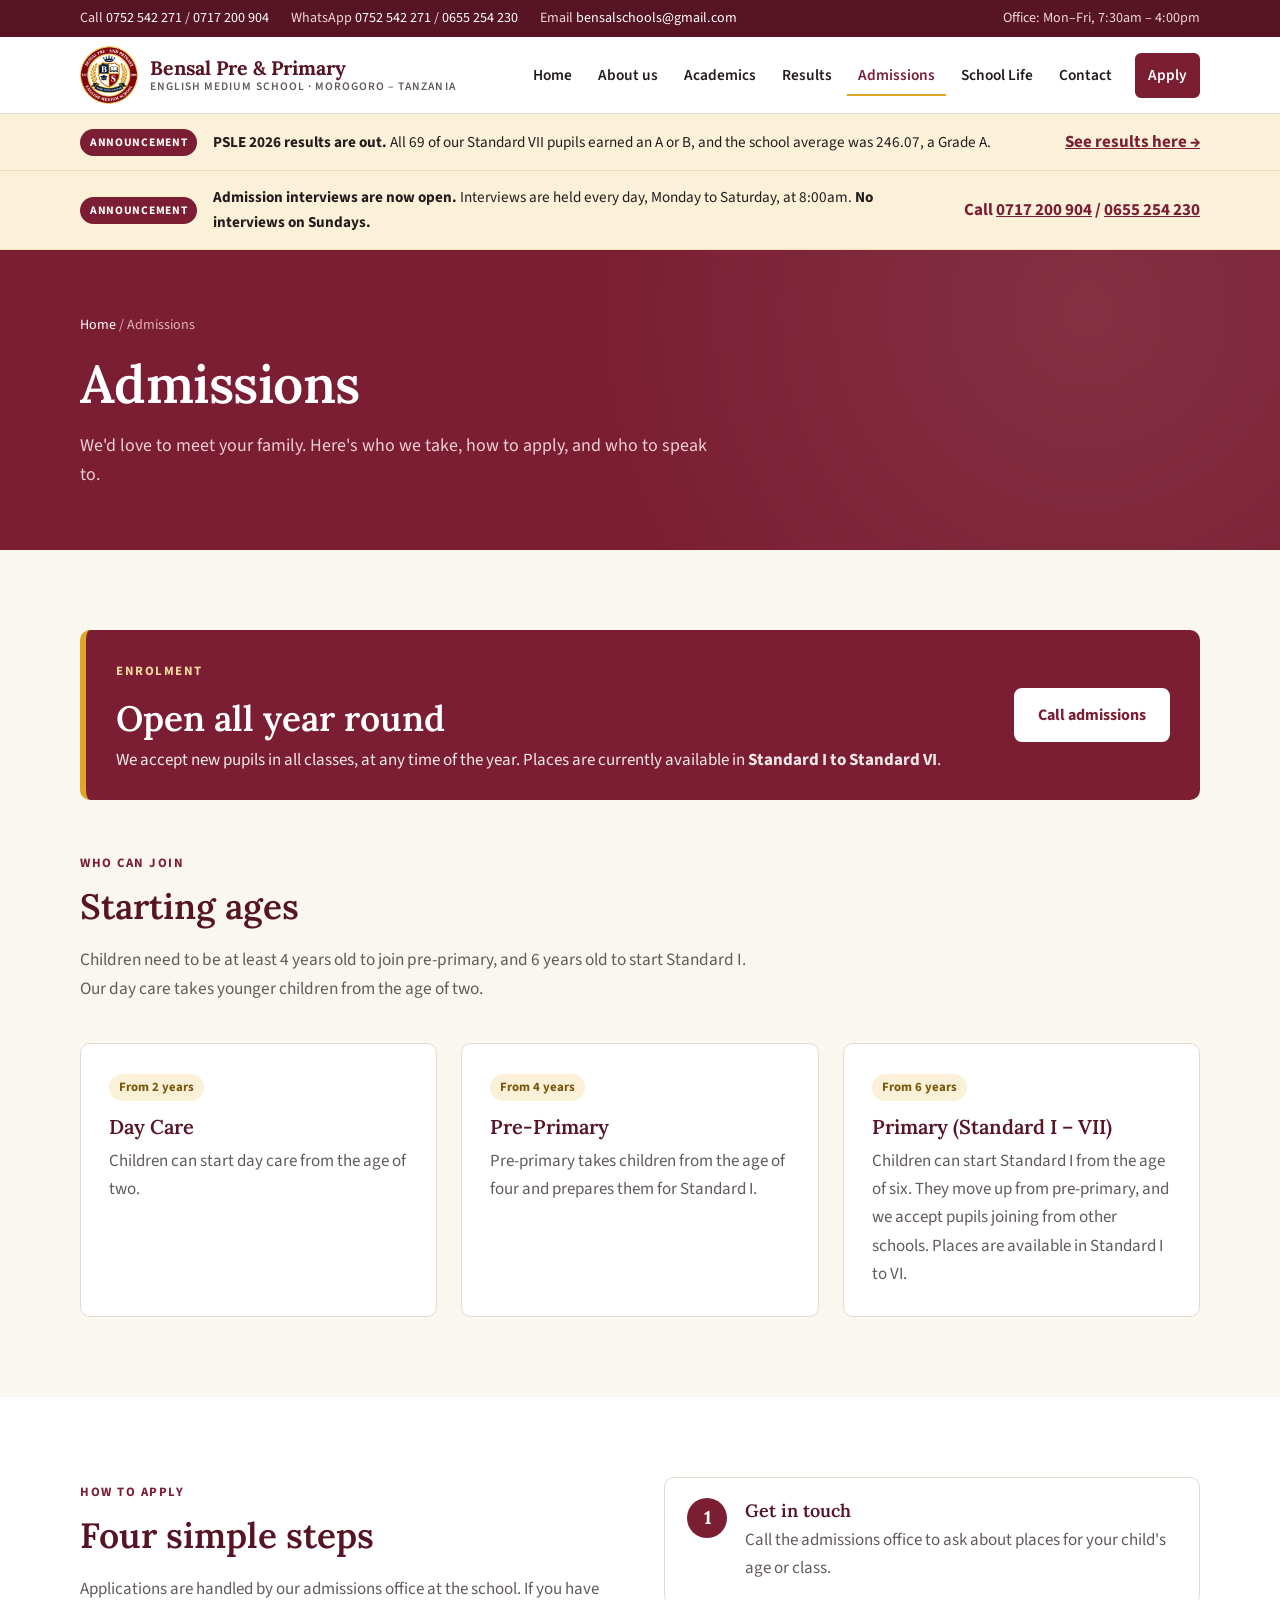
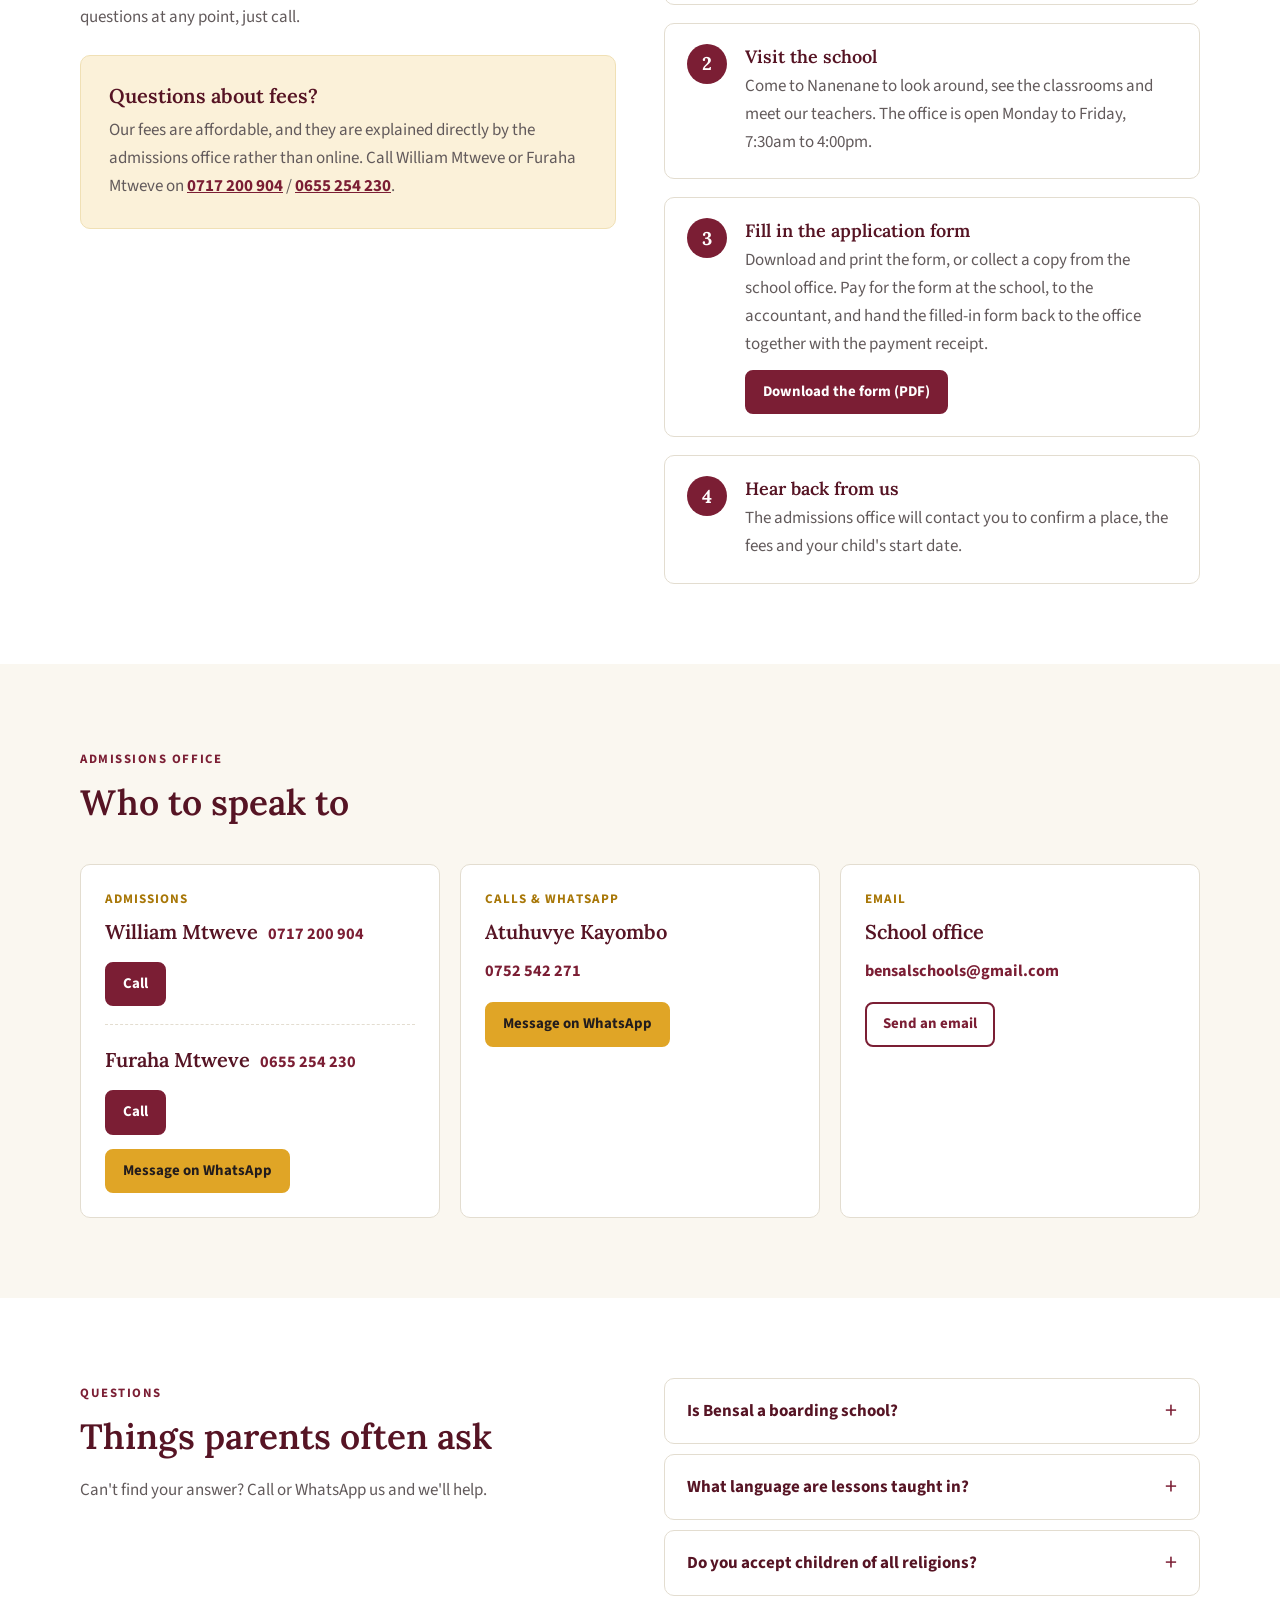
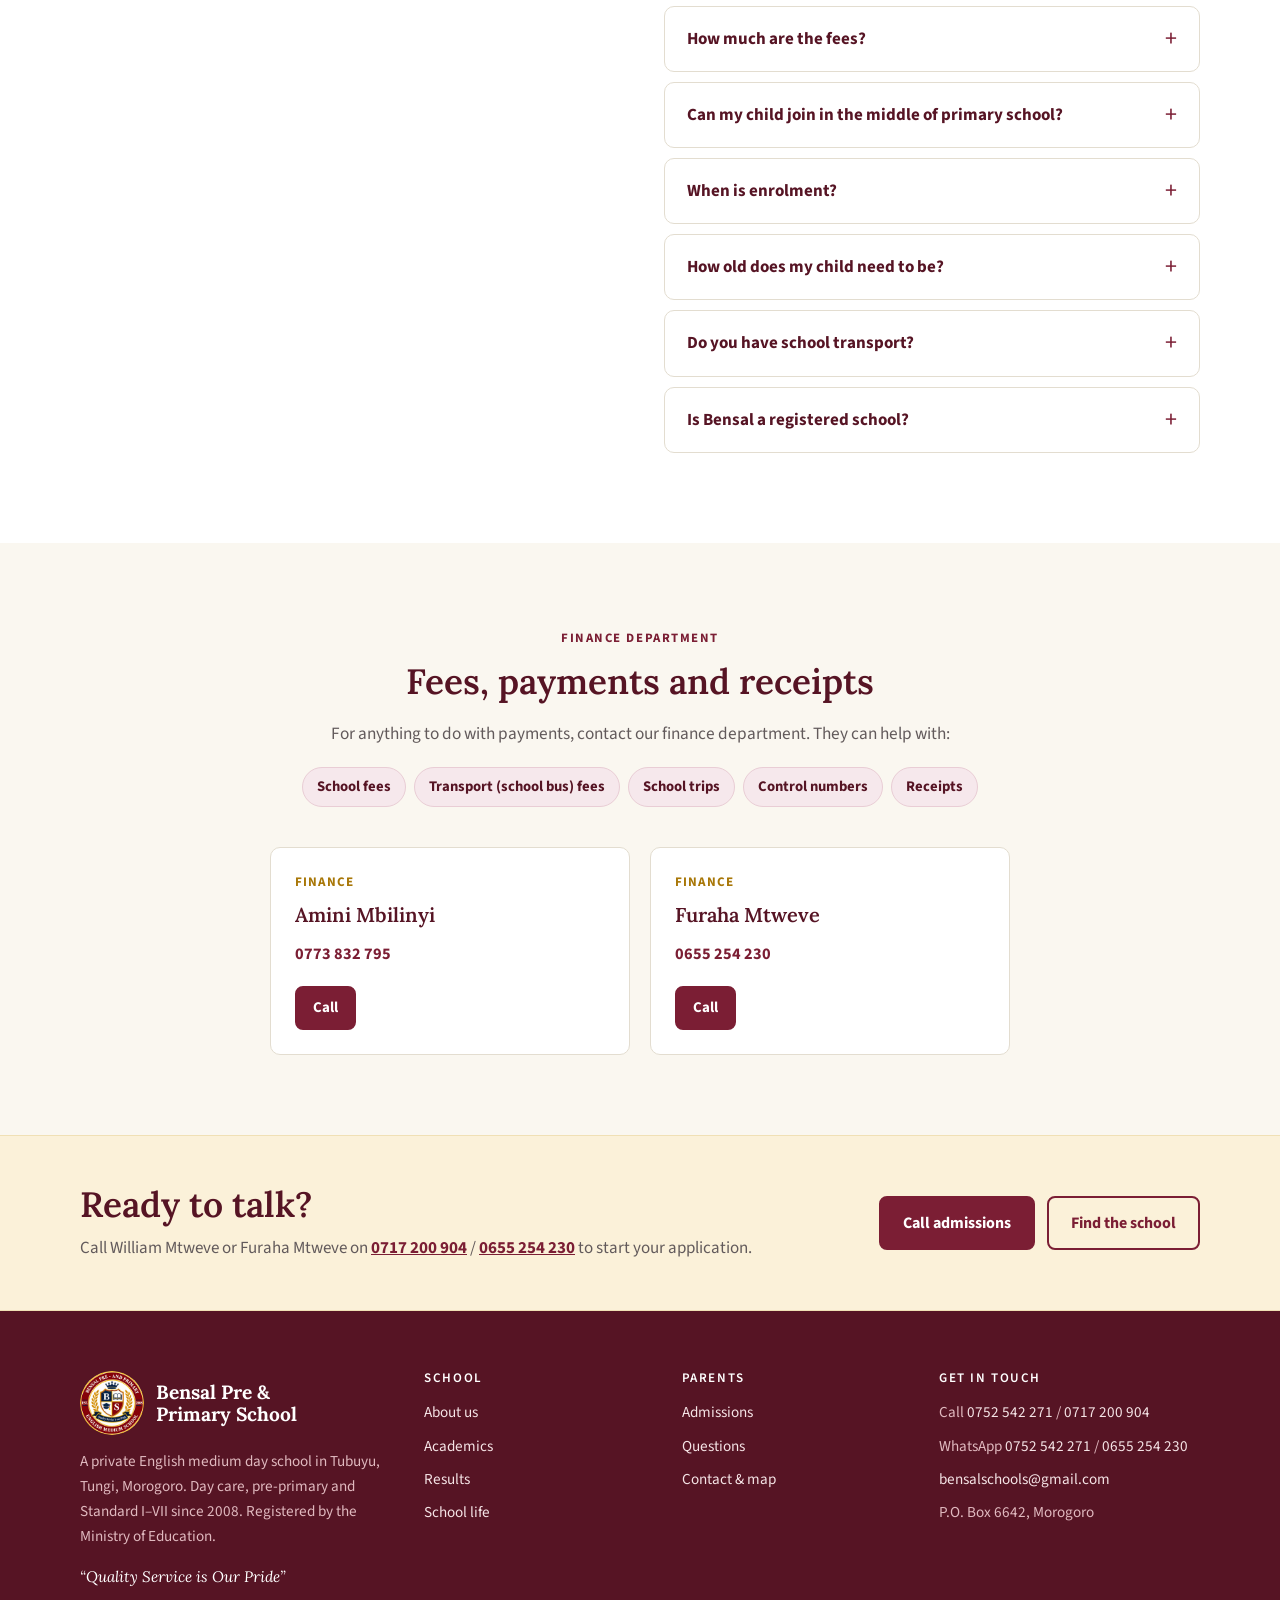
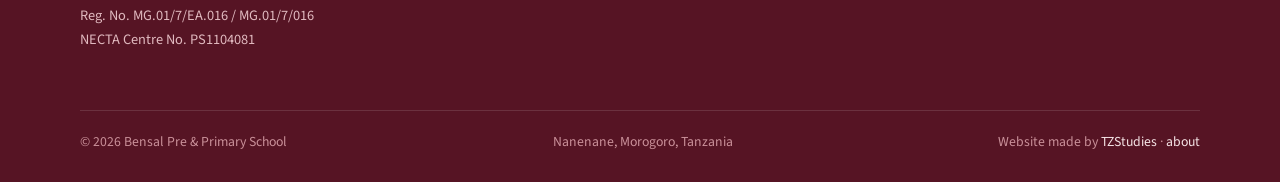
<file: admissions.html>
<!doctype html>
<html lang="en">
<head>
  <meta charset="utf-8">
  <meta name="viewport" content="width=device-width, initial-scale=1">
  <title>Admissions | Bensal Pre &amp; Primary School, Morogoro</title>
  <meta name="description" content="How to apply to Bensal Pre &amp; Primary School in Tungi, Morogoro. Day care from age 2, pre-primary from age 4 and Standard I from age 6.">
  <link rel="icon" href="favicon.ico" sizes="any">
  <link rel="icon" href="images/favicon-32.png" type="image/png" sizes="32x32">
  <link rel="icon" href="images/favicon-192.png" type="image/png" sizes="192x192">
  <link rel="apple-touch-icon" href="images/apple-touch-icon.png">
  <meta name="theme-color" content="#7b1e34">
  <link rel="preconnect" href="https://fonts.googleapis.com">
  <link rel="preconnect" href="https://fonts.gstatic.com" crossorigin>
  <link href="https://fonts.googleapis.com/css2?family=Lora:wght@500;600;700&family=Source+Sans+3:wght@400;600;700&display=swap" rel="stylesheet">
  <link rel="stylesheet" href="css/style.css?v=20261103a">
</head>
<body>
<a class="skip-link" href="#main">Skip to content</a>

<div class="topbar">
  <div class="container">
    <div class="topbar-items">
      <span class="hide-sm">Call <a href="tel:+255752542271">0752 542 271</a> / <a href="tel:+255717200904">0717 200 904</a></span>
      <span class="topbar-phones"><span class="label">Call</span><a href="tel:+255752542271">0752 542 271</a><a href="tel:+255717200904">0717 200 904</a><a href="tel:+255655254230">0655 254 230</a></span>
      <span class="hide-sm">WhatsApp <a href="https://wa.me/255752542271">0752 542 271</a> / <a href="https://wa.me/255655254230">0655 254 230</a></span>
      <span class="hide-md">Email <a href="mailto:bensalschools@gmail.com">bensalschools@gmail.com</a></span>
    </div>
    <span class="hide-sm">Office: Mon&ndash;Fri, 7:30am &ndash; 4:00pm</span>
  </div>
</div>

<header class="site-header">
  <div class="container">
    <a class="brand" href="index.html">
      <img src="images/logo-small.png" alt="Bensal Pre and Primary English Medium School logo" width="180" height="180">
      <span class="brand-name">Bensal Pre &amp; Primary<span class="brand-sub">English Medium School &middot; Morogoro &ndash; Tanzania</span></span>
    </a>
    <button class="nav-toggle" aria-expanded="false" aria-controls="nav"><span class="nav-toggle-bars"></span><span class="nav-toggle-text">Menu</span></button>
    <nav class="main-nav" id="nav" aria-label="Main">
      <ul>
        <li><a href="index.html">Home</a></li>
        <li><a href="about.html">About us</a></li>
        <li><a href="academics.html">Academics</a></li>
        <li><a href="results.html">Results</a></li>
        <li><a href="admissions.html" aria-current="page">Admissions</a></li>
        <li><a href="school-life.html">School Life</a></li>
        <li><a href="contact.html">Contact</a></li>
        <li><a class="btn btn-sm" href="admissions.html#apply">Apply</a></li>
      </ul>
    </nav>
  </div>
</header>

<main id="main">
  <aside class="notice" aria-label="Announcement">
    <div class="container notice-inner">
      <span class="notice-tag">Announcement</span>
      <p><strong>PSLE 2026 results are out.</strong> All 69 of our Standard VII pupils earned an A or B, and the school average was 246.07, a Grade A.</p>
      <a class="notice-link" href="https://matokeo.necta.go.tz/results/2026/psle/results/shl_ps1104081.htm" target="_blank" rel="noopener">See results here &rarr;</a>
    </div>
  </aside>

  <aside class="notice" aria-label="Announcement">
    <div class="container notice-inner">
      <span class="notice-tag">Announcement</span>
      <p><strong>Admission interviews are now open.</strong> <span data-until="2026-11-14">Interviews are on Saturday 7 and Saturday 14 November at 8:00am. From Monday 16 November, interviews</span><span data-from="2026-11-15" hidden>Interviews</span> are held every day, Monday to Saturday, at 8:00am. <strong>No interviews on Sundays.</strong></p>
      <span class="notice-link">Call <a href="tel:+255717200904">0717 200 904</a> / <a href="tel:+255655254230">0655 254 230</a></span>
    </div>
  </aside>

  <section class="page-hero">
    <div class="container">
      <div class="crumbs"><a href="index.html">Home</a> / Admissions</div>
      <h1>Admissions</h1>
      <p>We'd love to meet your family. Here's who we take, how to apply, and who to speak to.</p>
    </div>
  </section>

  <section class="section">
    <div class="container">
      <div class="enrol-banner">
        <div>
          <span class="eyebrow">Enrolment</span>
          <h2>Open all year round</h2>
          <p>We accept new pupils in all classes, at any time of the year. Places are currently available in <strong>Standard I to Standard VI</strong>.</p>
        </div>
        <a class="btn" href="tel:+255717200904">Call admissions</a>
      </div>
      <div class="section-head">
        <span class="eyebrow">Who can join</span>
        <h2>Starting ages</h2>
        <p>Children need to be at least 4 years old to join pre-primary, and 6 years old to start Standard I. Our day care takes younger children from the age of two.</p>
      </div>
      <div class="grid-3">
        <div class="card">
          <div class="tag">From 2 years</div>
          <h3>Day Care</h3>
          <p class="muted">Children can start day care from the age of two.</p>
        </div>
        <div class="card">
          <div class="tag">From 4 years</div>
          <h3>Pre-Primary</h3>
          <p class="muted">Pre-primary takes children from the age of four and prepares them for Standard I.</p>
        </div>
        <div class="card">
          <div class="tag">From 6 years</div>
          <h3>Primary (Standard I &ndash; VII)</h3>
          <p class="muted">Children can start Standard I from the age of six. They move up from pre-primary, and we accept pupils joining from other schools. Places are available in Standard I to VI.</p>
        </div>
      </div>
    </div>
  </section>

  <section class="section section-white" id="apply">
    <div class="container grid-2" style="align-items: start;">
      <div>
        <span class="eyebrow">How to apply</span>
        <h2>Four simple steps</h2>
        <p class="muted">Applications are handled by our admissions office at the school. If you have questions at any point, just call.</p>
        <div class="card mt-2" style="background: var(--gold-soft); border-color: #f0e0b5;">
          <h3>Questions about fees?</h3>
          <p class="muted">Our fees are affordable, and they are explained directly by the admissions office rather than online. Call William Mtweve or Furaha Mtweve on <a href="tel:+255717200904"><strong>0717 200 904</strong></a> / <a href="tel:+255655254230"><strong>0655 254 230</strong></a>.</p>
        </div>
      </div>
      <ol class="steps">
        <li>
          <h3>Get in touch</h3>
          <p>Call the admissions office to ask about places for your child's age or class.</p>
        </li>
        <li>
          <h3>Visit the school</h3>
          <p>Come to Nanenane to look around, see the classrooms and meet our teachers. The office is open Monday to Friday, 7:30am to 4:00pm.</p>
        </li>
        <li>
          <h3>Fill in the application form</h3>
          <p>Download and print the form, or collect a copy from the school office. Pay for the form at the school, to the accountant, and hand the filled-in form back to the office together with the payment receipt.</p>
          <a class="btn btn-sm step-btn" href="forms/Bensal-Application-Form.pdf" target="_blank" rel="noopener">Download the form (PDF)</a>
        </li>
        <li>
          <h3>Hear back from us</h3>
          <p>The admissions office will contact you to confirm a place, the fees and your child's start date.</p>
        </li>
      </ol>
    </div>
  </section>

  <section class="section">
    <div class="container">
      <div class="section-head">
        <span class="eyebrow">Admissions office</span>
        <h2>Who to speak to</h2>
      </div>
      <div class="contact-grid">
        <div class="card contact-card">
          <span class="role">Admissions</span>
          <div class="contact-people">
            <div class="contact-person">
              <div class="contact-line"><span class="name">William Mtweve</span><a class="phone" href="tel:+255717200904">0717 200 904</a></div>
              <a class="btn btn-sm" href="tel:+255717200904">Call</a>
            </div>
            <div class="contact-person">
              <div class="contact-line"><span class="name">Furaha Mtweve</span><a class="phone" href="tel:+255655254230">0655 254 230</a></div>
              <a class="btn btn-sm" href="tel:+255655254230">Call</a>
              <a class="btn btn-sm btn-gold" href="https://wa.me/255655254230">Message on WhatsApp</a>
            </div>
          </div>
        </div>
        <div class="card contact-card">
          <span class="role">Calls &amp; WhatsApp</span>
          <span class="name">Atuhuvye Kayombo</span>
          <a class="phone" href="tel:+255752542271">0752 542 271</a>
          <a class="btn btn-sm btn-gold" href="https://wa.me/255752542271">Message on WhatsApp</a>
        </div>
        <div class="card contact-card">
          <span class="role">Email</span>
          <span class="name">School office</span>
          <a class="phone" href="mailto:bensalschools@gmail.com">bensalschools@gmail.com</a>
          <a class="btn btn-sm btn-outline" href="mailto:bensalschools@gmail.com">Send an email</a>
        </div>
      </div>
      </div>
    </div>
  </section>

  <section class="section section-white" id="faq">
    <div class="container grid-2" style="align-items: start;">
      <div>
        <span class="eyebrow">Questions</span>
        <h2>Things parents often ask</h2>
        <p class="muted">Can't find your answer? Call or WhatsApp us and we'll help.</p>
      </div>
      <div class="faq">
        <details>
          <summary>Is Bensal a boarding school?</summary>
          <p>No. Bensal is a day school. Children come in each morning and go home at the end of the school day.</p>
        </details>
        <details>
          <summary>What language are lessons taught in?</summary>
          <p>English. Bensal is an English medium school, and Kiswahili is taught as a subject.</p>
        </details>
        <details>
          <summary>Do you accept children of all religions?</summary>
          <p>Yes. We are a private school and families of all religions are welcome.</p>
        </details>
        <details>
          <summary>How much are the fees?</summary>
          <p>Fees are not published online. Please contact the admissions office and they will take you through the fees for your child's class.</p>
        </details>
        <details>
          <summary>Can my child join in the middle of primary school?</summary>
          <p>Yes. We accept new pupils in all classes, and places are currently available in Standard I to Standard VI. Call the admissions office to confirm a place for your child.</p>
        </details>
        <details>
          <summary>When is enrolment?</summary>
          <p>Enrolment is open all year round, so your child can join at any time of the year.</p>
        </details>
        <details>
          <summary>How old does my child need to be?</summary>
          <p>Children need to be at least 4 years old to join pre-primary, and 6 years old to start Standard I. Our day care takes younger children from the age of two.</p>
        </details>
        <details>
          <summary>Do you have school transport?</summary>
          <p>Yes. Bensal runs its own school buses. Call the office to ask about routes and pick-up points.</p>
        </details>
        <details>
          <summary>Is Bensal a registered school?</summary>
          <p>Yes. Bensal is registered by the Ministry of Education (registration no. MG.01/7/EA.016 / MG.01/7/016), and is a registered NECTA examination centre (PS1104081), so pupils sit their Standard IV and Standard VII national exams at the school.</p>
        </details>
      </div>
    </div>
  </section>

  <section class="section" id="finance">
    <div class="container">
      <div class="section-head section-head-center">
        <span class="eyebrow">Finance department</span>
        <h2>Fees, payments and receipts</h2>
        <p>For anything to do with payments, contact our finance department. They can help with:</p>
        <ul class="value-chips">
          <li>School fees</li>
          <li>Transport (school bus) fees</li>
          <li>School trips</li>
          <li>Control numbers</li>
          <li>Receipts</li>
        </ul>
      </div>
      <div class="contact-grid contact-grid-2">
        <div class="card contact-card">
          <span class="role">Finance</span>
          <span class="name">Amini Mbilinyi</span>
          <a class="phone" href="tel:+255773832795">0773 832 795</a>
          <a class="btn btn-sm" href="tel:+255773832795">Call</a>
        </div>
        <div class="card contact-card">
          <span class="role">Finance</span>
          <span class="name">Furaha Mtweve</span>
          <a class="phone" href="tel:+255655254230">0655 254 230</a>
          <a class="btn btn-sm" href="tel:+255655254230">Call</a>
        </div>
      </div>
    </div>
  </section>

  <section class="cta-band">
    <div class="container">
      <div>
        <h2>Ready to talk?</h2>
        <p>Call William Mtweve or Furaha Mtweve on <a href="tel:+255717200904"><strong>0717 200 904</strong></a> / <a href="tel:+255655254230"><strong>0655 254 230</strong></a> to start your application.</p>
      </div>
      <div class="btn-row">
        <a class="btn" href="tel:+255717200904">Call admissions</a>
        <a class="btn btn-outline" href="contact.html">Find the school</a>
      </div>
    </div>
  </section>

</main>

<footer class="site-footer">
  <div class="container">
    <div class="footer-grid">
      <div>
        <div class="footer-brand"><img src="images/logo-small.png" alt="Bensal Pre and Primary English Medium School logo" width="180" height="180"><span>Bensal Pre &amp;<br>Primary School</span></div>
        <p>A private English medium day school in Tubuyu, Tungi, Morogoro. Day care, pre-primary and Standard I&ndash;VII since 2008. Registered by the Ministry of Education.</p>
        <p class="footer-motto">&ldquo;Quality Service is Our Pride&rdquo;</p>
        <p class="small">Reg. No. MG.01/7/EA.016 / MG.01/7/016<br>NECTA Centre No. PS1104081</p>
      </div>
      <div>
        <h4>School</h4>
        <ul>
          <li><a href="about.html">About us</a></li>
          <li><a href="academics.html">Academics</a></li>
          <li><a href="results.html">Results</a></li>
          <li><a href="school-life.html">School life</a></li>
        </ul>
      </div>
      <div>
        <h4>Parents</h4>
        <ul>
          <li><a href="admissions.html">Admissions</a></li>
          <li><a href="admissions.html#faq">Questions</a></li>
          <li><a href="contact.html">Contact &amp; map</a></li>
        </ul>
      </div>
      <div>
        <h4>Get in touch</h4>
        <ul>
          <li>Call <a href="tel:+255752542271">0752 542 271</a> / <a href="tel:+255717200904">0717 200 904</a></li>
          <li>WhatsApp <a href="https://wa.me/255752542271">0752 542 271</a> / <a href="https://wa.me/255655254230">0655 254 230</a></li>
          <li><a href="mailto:bensalschools@gmail.com">bensalschools@gmail.com</a></li>
          <li>P.O. Box 6642, Morogoro</li>
        </ul>
      </div>
    </div>
    <div class="footer-bottom">
      <span>&copy; <span id="year">2026</span> Bensal Pre &amp; Primary School</span>
      <span>Nanenane, Morogoro, Tanzania</span>
      <span class="footer-credit">Website made by <a href="https://mytzstudies.com" target="_blank" rel="noopener">TZStudies</a> &middot; <a href="about.html#website">about</a></span>
    </div>
  </div>
</footer>

<script src="js/main.js?v=20261103a"></script>
</body>
</html>
</file>
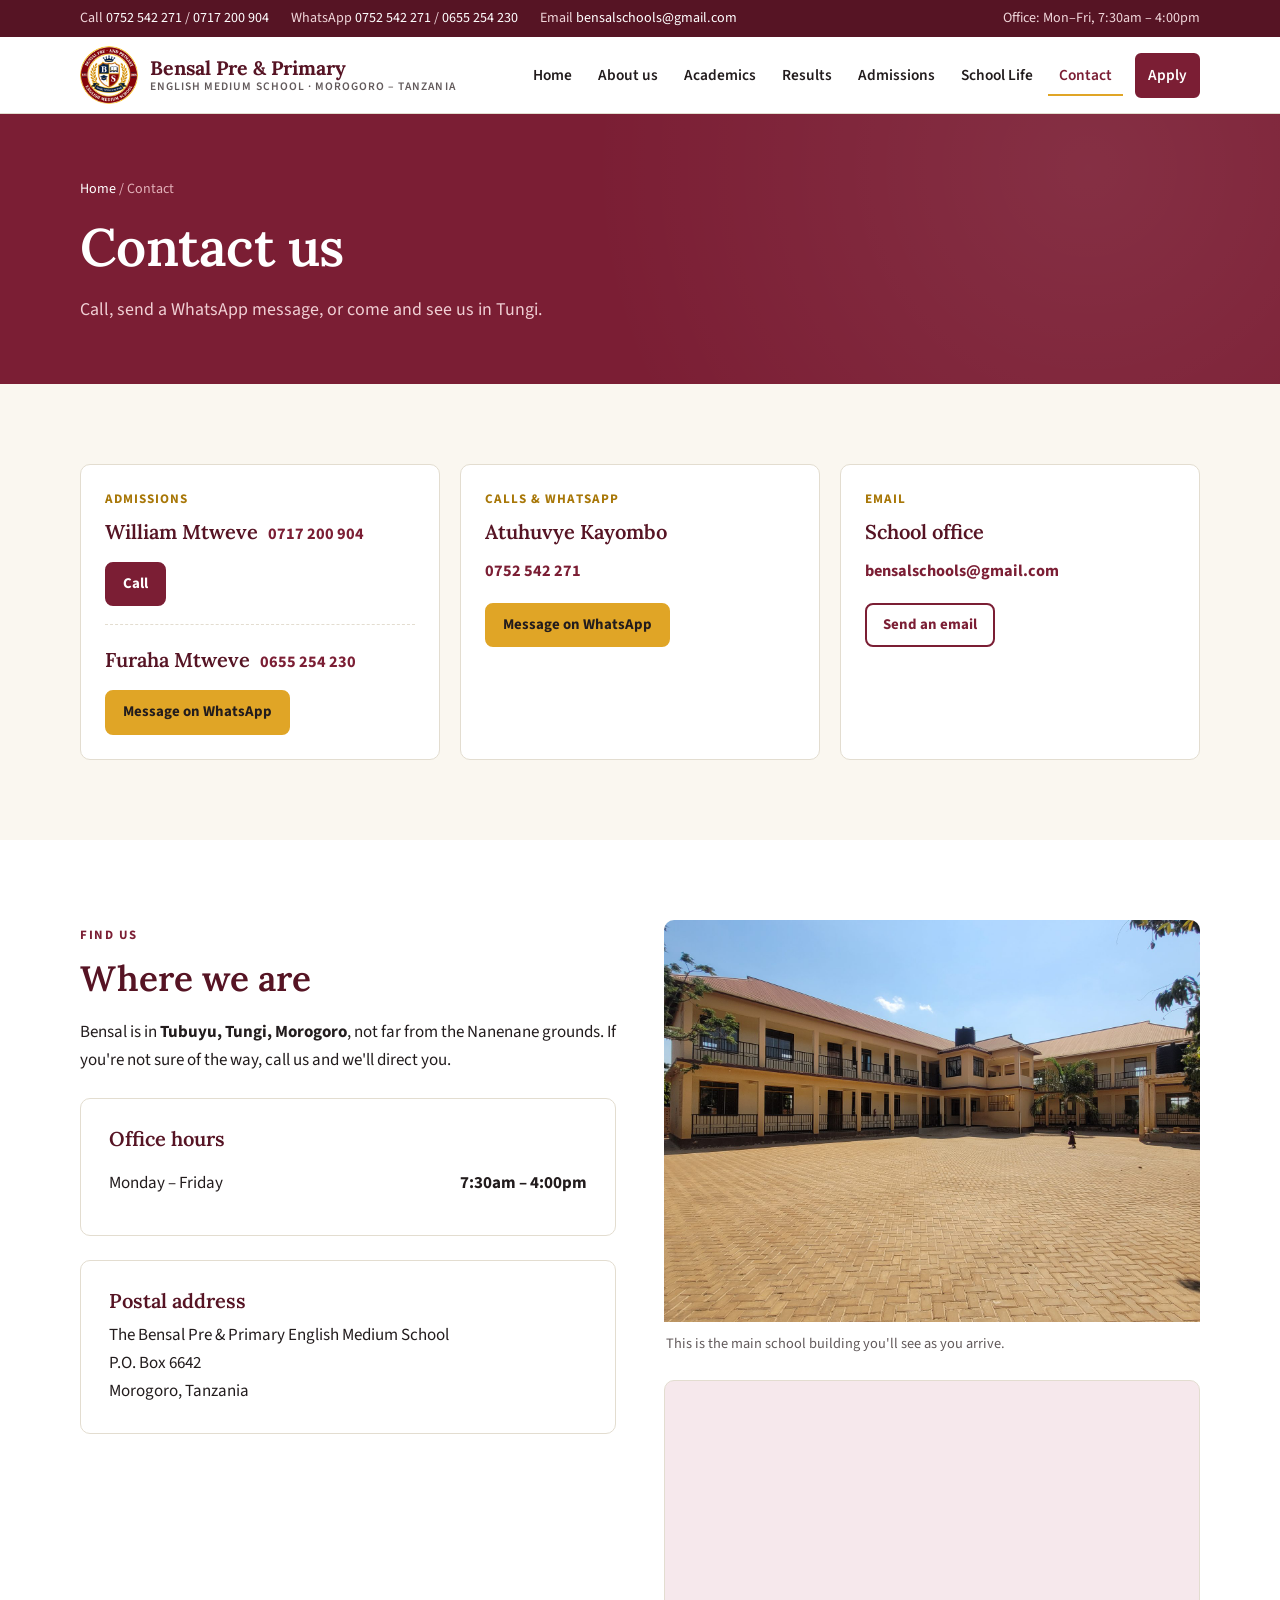
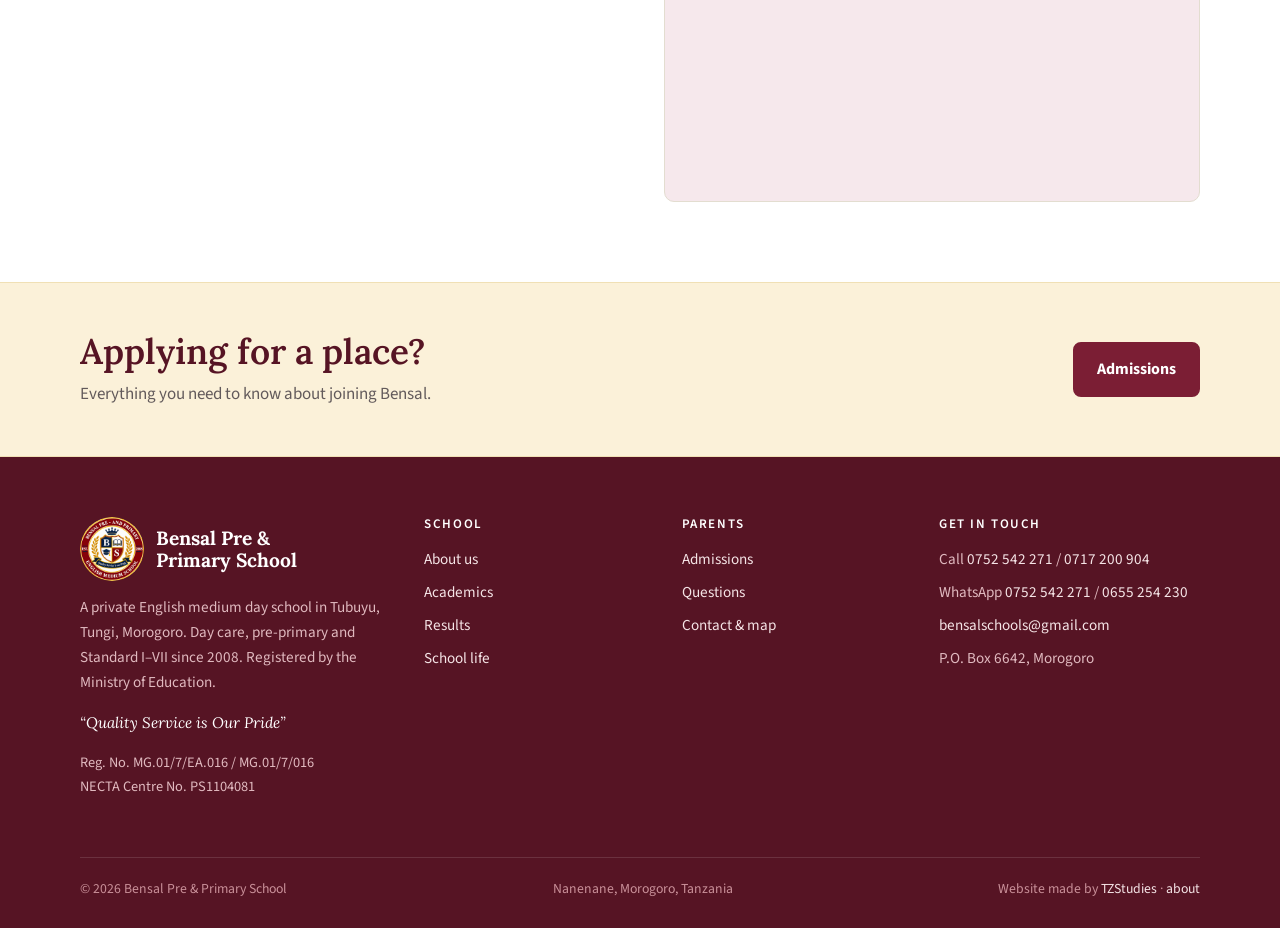
<file: contact.html>
<!doctype html>
<html lang="en">
<head>
  <meta charset="utf-8">
  <meta name="viewport" content="width=device-width, initial-scale=1">
  <title>Contact Us | Bensal Pre &amp; Primary School, Morogoro</title>
  <meta name="description" content="Phone, WhatsApp, office hours and location for Bensal Pre &amp; Primary School, Tubuyu, Tungi, Morogoro, Tanzania. P.O. Box 6642.">
  <link rel="icon" href="favicon.ico" sizes="any">
  <link rel="icon" href="images/favicon-32.png" type="image/png" sizes="32x32">
  <link rel="icon" href="images/favicon-192.png" type="image/png" sizes="192x192">
  <link rel="apple-touch-icon" href="images/apple-touch-icon.png">
  <meta name="theme-color" content="#7b1e34">
  <link rel="preconnect" href="https://fonts.googleapis.com">
  <link rel="preconnect" href="https://fonts.gstatic.com" crossorigin>
  <link href="https://fonts.googleapis.com/css2?family=Lora:wght@500;600;700&family=Source+Sans+3:wght@400;600;700&display=swap" rel="stylesheet">
  <link rel="stylesheet" href="css/style.css?v=20261103a">
</head>
<body>
<a class="skip-link" href="#main">Skip to content</a>

<div class="topbar">
  <div class="container">
    <div class="topbar-items">
      <span class="hide-sm">Call <a href="tel:+255752542271">0752 542 271</a> / <a href="tel:+255717200904">0717 200 904</a></span>
      <span class="topbar-phones"><span class="label">Call</span><a href="tel:+255752542271">0752 542 271</a><a href="tel:+255717200904">0717 200 904</a><a href="tel:+255655254230">0655 254 230</a></span>
      <span class="hide-sm">WhatsApp <a href="https://wa.me/255752542271">0752 542 271</a> / <a href="https://wa.me/255655254230">0655 254 230</a></span>
      <span class="hide-md">Email <a href="mailto:bensalschools@gmail.com">bensalschools@gmail.com</a></span>
    </div>
    <span class="hide-sm">Office: Mon&ndash;Fri, 7:30am &ndash; 4:00pm</span>
  </div>
</div>

<header class="site-header">
  <div class="container">
    <a class="brand" href="index.html">
      <img src="images/logo-small.png" alt="Bensal Pre and Primary English Medium School logo" width="180" height="180">
      <span class="brand-name">Bensal Pre &amp; Primary<span class="brand-sub">English Medium School &middot; Morogoro &ndash; Tanzania</span></span>
    </a>
    <button class="nav-toggle" aria-expanded="false" aria-controls="nav"><span class="nav-toggle-bars"></span><span class="nav-toggle-text">Menu</span></button>
    <nav class="main-nav" id="nav" aria-label="Main">
      <ul>
        <li><a href="index.html">Home</a></li>
        <li><a href="about.html">About us</a></li>
        <li><a href="academics.html">Academics</a></li>
        <li><a href="results.html">Results</a></li>
        <li><a href="admissions.html">Admissions</a></li>
        <li><a href="school-life.html">School Life</a></li>
        <li><a href="contact.html" aria-current="page">Contact</a></li>
        <li><a class="btn btn-sm" href="admissions.html#apply">Apply</a></li>
      </ul>
    </nav>
  </div>
</header>

<main id="main">
  <section class="page-hero">
    <div class="container">
      <div class="crumbs"><a href="index.html">Home</a> / Contact</div>
      <h1>Contact us</h1>
      <p>Call, send a WhatsApp message, or come and see us in Tungi.</p>
    </div>
  </section>

  <section class="section">
    <div class="container">
      <div class="contact-grid">
        <div class="card contact-card">
          <span class="role">Admissions</span>
          <div class="contact-people">
            <div class="contact-person">
              <div class="contact-line"><span class="name">William Mtweve</span><a class="phone" href="tel:+255717200904">0717 200 904</a></div>
              <a class="btn btn-sm" href="tel:+255717200904">Call</a>
            </div>
            <div class="contact-person">
              <div class="contact-line"><span class="name">Furaha Mtweve</span><a class="phone" href="tel:+255655254230">0655 254 230</a></div>
              <a class="btn btn-sm btn-gold" href="https://wa.me/255655254230">Message on WhatsApp</a>
            </div>
          </div>
        </div>
        <div class="card contact-card">
          <span class="role">Calls &amp; WhatsApp</span>
          <span class="name">Atuhuvye Kayombo</span>
          <a class="phone" href="tel:+255752542271">0752 542 271</a>
          <a class="btn btn-sm btn-gold" href="https://wa.me/255752542271">Message on WhatsApp</a>
        </div>
        <div class="card contact-card">
          <span class="role">Email</span>
          <span class="name">School office</span>
          <a class="phone" href="mailto:bensalschools@gmail.com">bensalschools@gmail.com</a>
          <a class="btn btn-sm btn-outline" href="mailto:bensalschools@gmail.com">Send an email</a>
        </div>
      </div>
      </div>
    </div>
  </section>

  <section class="section section-white">
    <div class="container grid-2" style="align-items: start;">
      <div>
        <span class="eyebrow">Find us</span>
        <h2>Where we are</h2>
        <p>Bensal is in <strong>Tubuyu, Tungi, Morogoro</strong>, not far from the Nanenane grounds. If you're not sure of the way, call us and we'll direct you.</p>

        <div class="card mt-2">
          <h3>Office hours</h3>
          <ul class="hours">
            <li><span>Monday &ndash; Friday</span><strong>7:30am &ndash; 4:00pm</strong></li>
          </ul>
        </div>

        <div class="card mt-2">
          <h3>Postal address</h3>
          <p>The Bensal Pre &amp; Primary English Medium School<br>P.O. Box 6642<br>Morogoro, Tanzania</p>
        </div>
      </div>
      <div>
        <figure class="photo full"><img src="images/photos/school-building.jpg" alt="The main two-storey Bensal school building and its paved compound" loading="lazy"><figcaption>This is the main school building you'll see as you arrive.</figcaption></figure>
        <div class="map mt-2">
        <iframe title="Map showing Bensal school in Tungi, Morogoro" loading="lazy" referrerpolicy="no-referrer-when-downgrade"
          src="https://maps.google.com/maps?q=Bensal%20English%20Medium%20Primary%20School%2C%20Tungi%2C%20Morogoro&amp;z=14&amp;output=embed"></iframe>
        </div>
      </div>
    </div>
  </section>

  <section class="cta-band">
    <div class="container">
      <div>
        <h2>Applying for a place?</h2>
        <p>Everything you need to know about joining Bensal.</p>
      </div>
      <div class="btn-row">
        <a class="btn" href="admissions.html">Admissions</a>
      </div>
    </div>
  </section>

</main>

<footer class="site-footer">
  <div class="container">
    <div class="footer-grid">
      <div>
        <div class="footer-brand"><img src="images/logo-small.png" alt="Bensal Pre and Primary English Medium School logo" width="180" height="180"><span>Bensal Pre &amp;<br>Primary School</span></div>
        <p>A private English medium day school in Tubuyu, Tungi, Morogoro. Day care, pre-primary and Standard I&ndash;VII since 2008. Registered by the Ministry of Education.</p>
        <p class="footer-motto">&ldquo;Quality Service is Our Pride&rdquo;</p>
        <p class="small">Reg. No. MG.01/7/EA.016 / MG.01/7/016<br>NECTA Centre No. PS1104081</p>
      </div>
      <div>
        <h4>School</h4>
        <ul>
          <li><a href="about.html">About us</a></li>
          <li><a href="academics.html">Academics</a></li>
          <li><a href="results.html">Results</a></li>
          <li><a href="school-life.html">School life</a></li>
        </ul>
      </div>
      <div>
        <h4>Parents</h4>
        <ul>
          <li><a href="admissions.html">Admissions</a></li>
          <li><a href="admissions.html#faq">Questions</a></li>
          <li><a href="contact.html">Contact &amp; map</a></li>
        </ul>
      </div>
      <div>
        <h4>Get in touch</h4>
        <ul>
          <li>Call <a href="tel:+255752542271">0752 542 271</a> / <a href="tel:+255717200904">0717 200 904</a></li>
          <li>WhatsApp <a href="https://wa.me/255752542271">0752 542 271</a> / <a href="https://wa.me/255655254230">0655 254 230</a></li>
          <li><a href="mailto:bensalschools@gmail.com">bensalschools@gmail.com</a></li>
          <li>P.O. Box 6642, Morogoro</li>
        </ul>
      </div>
    </div>
    <div class="footer-bottom">
      <span>&copy; <span id="year">2026</span> Bensal Pre &amp; Primary School</span>
      <span>Nanenane, Morogoro, Tanzania</span>
      <span class="footer-credit">Website made by <a href="https://mytzstudies.com" target="_blank" rel="noopener">TZStudies</a> &middot; <a href="about.html#website">about</a></span>
    </div>
  </div>
</footer>

<script src="js/main.js?v=20261103a"></script>
</body>
</html>
</file>
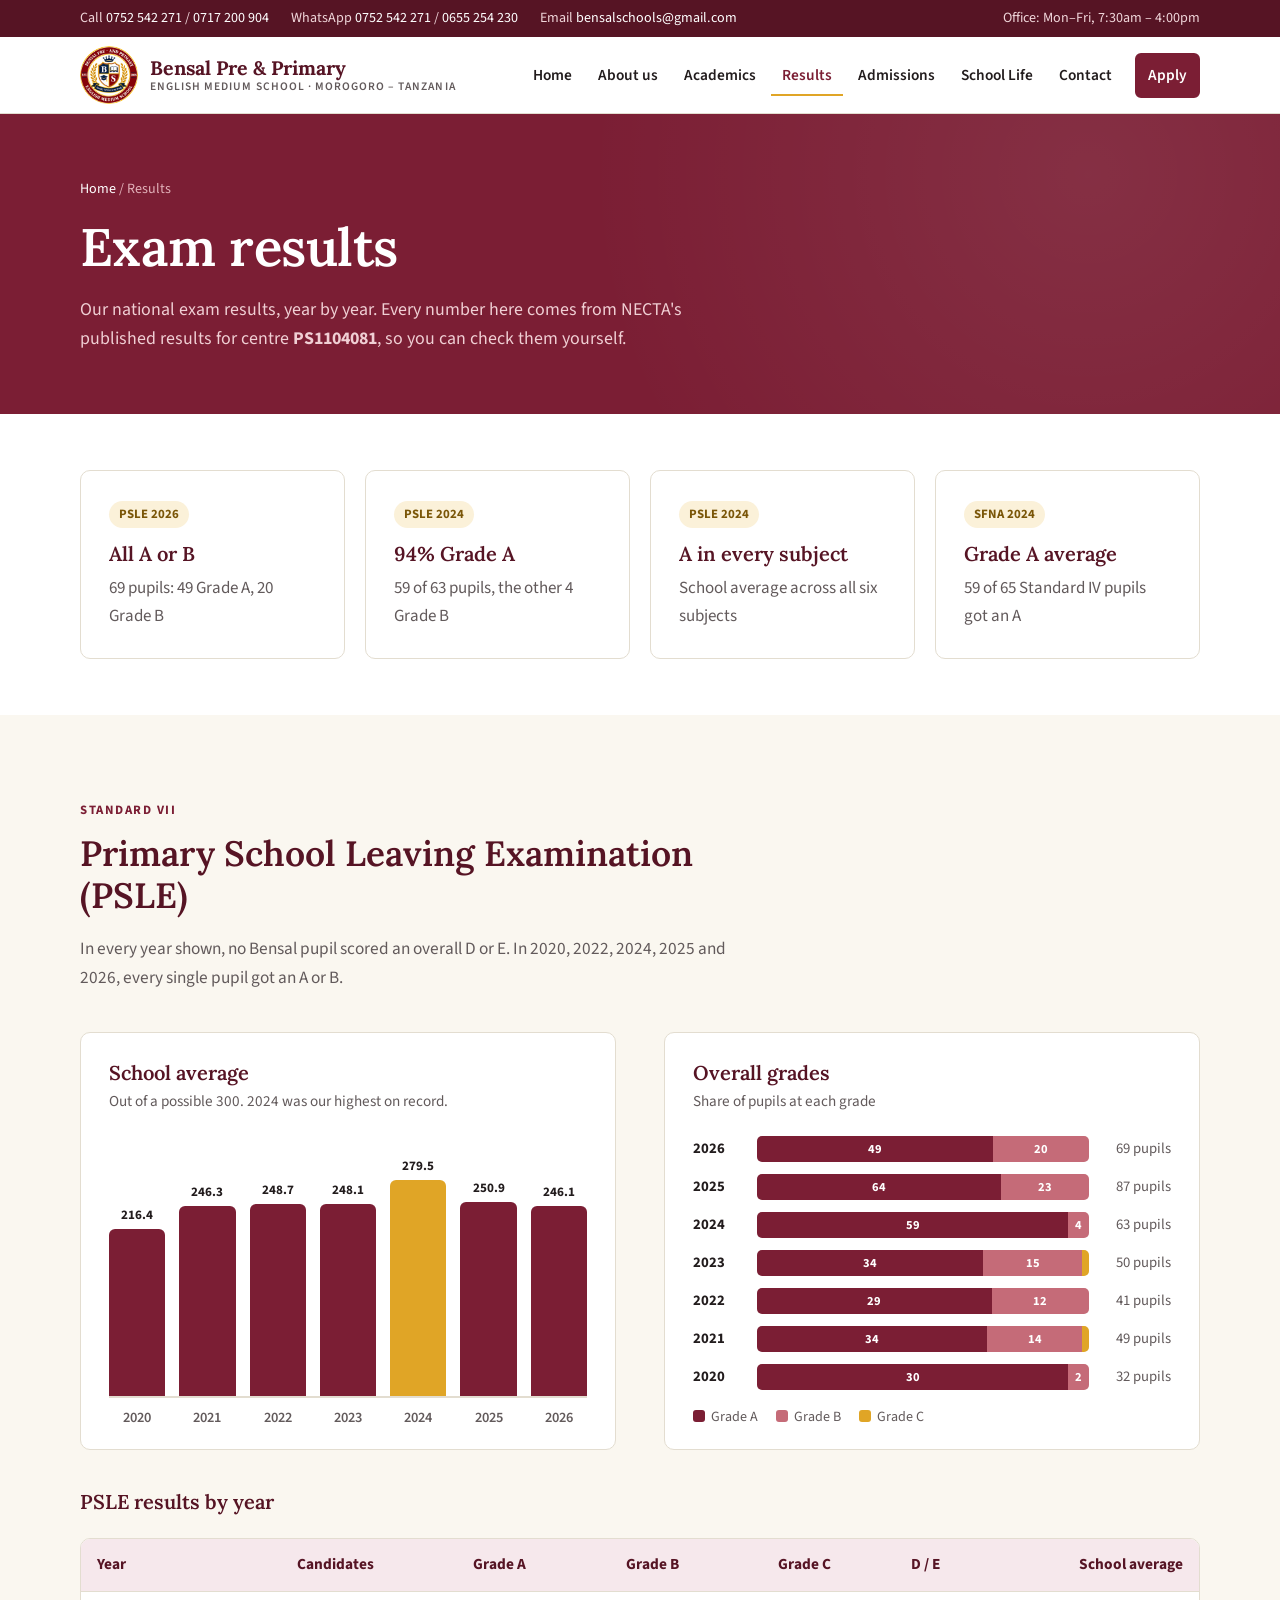
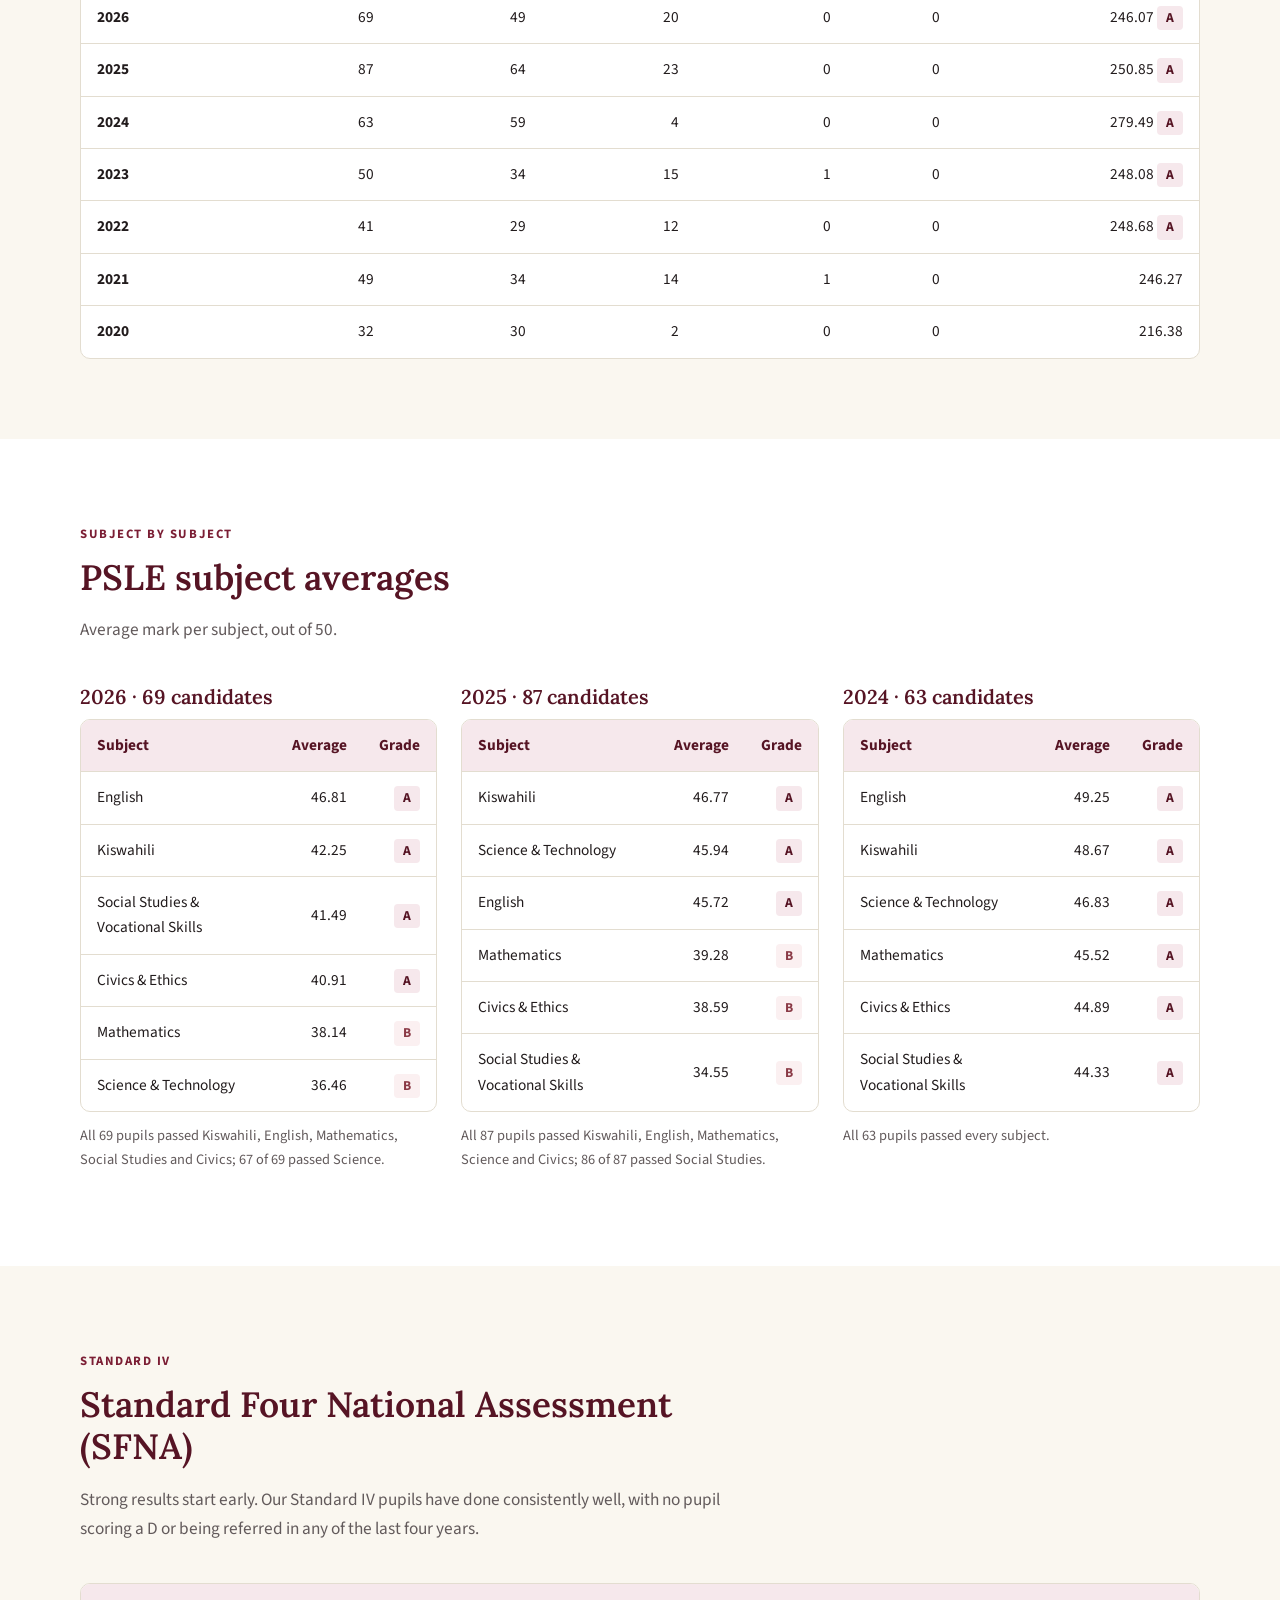
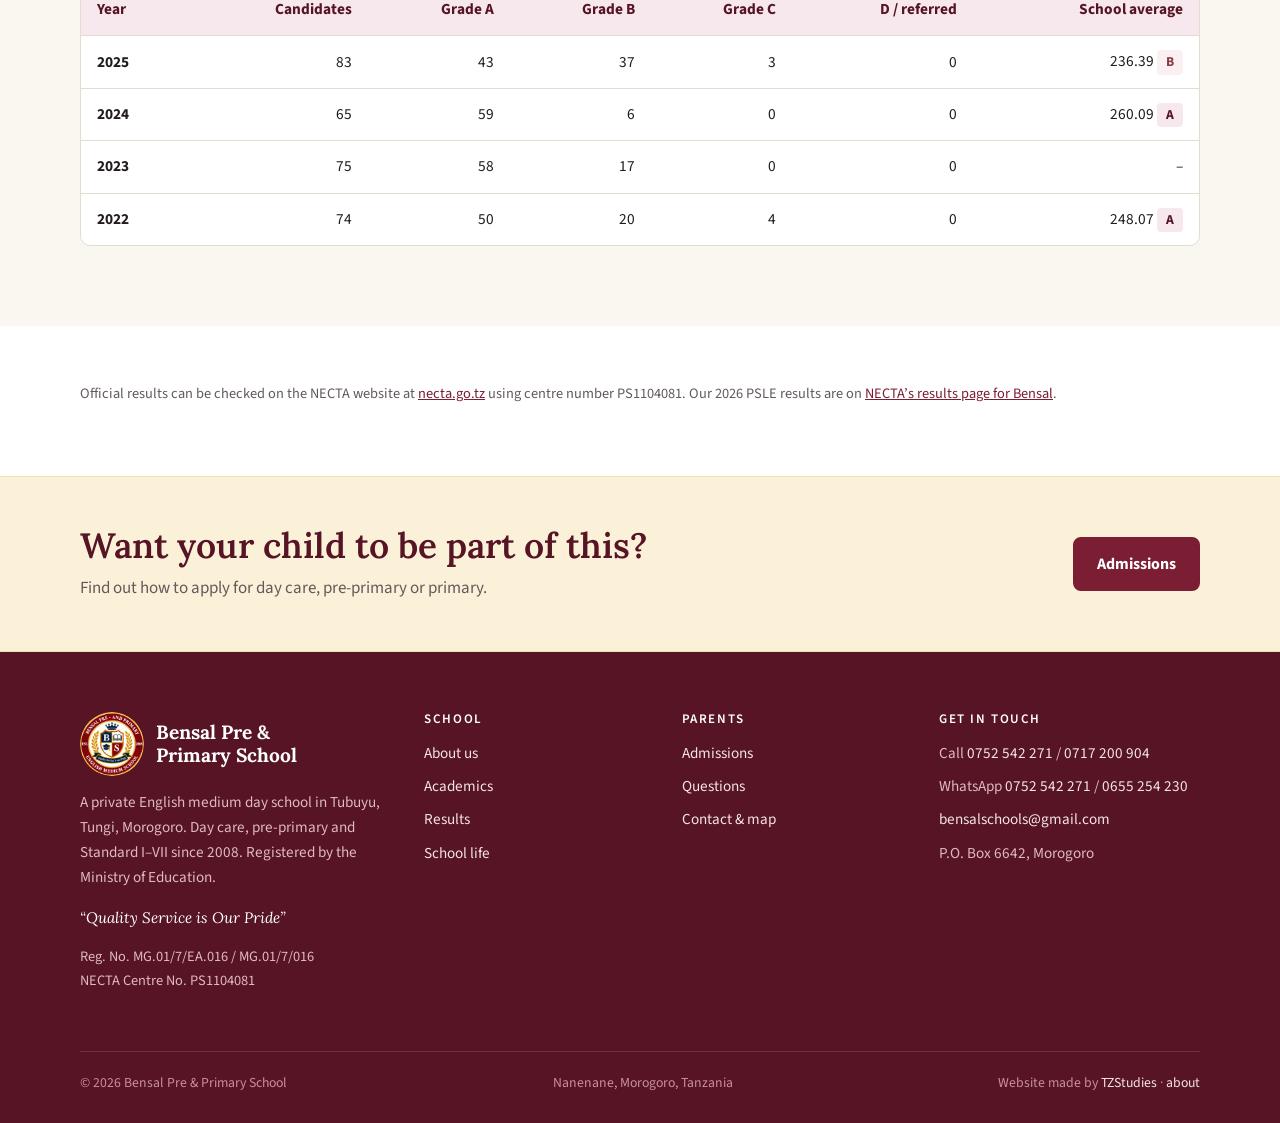
<file: results.html>
<!doctype html>
<html lang="en">
<head>
  <meta charset="utf-8">
  <meta name="viewport" content="width=device-width, initial-scale=1">
  <title>Exam Results | Bensal Pre &amp; Primary School, Morogoro</title>
  <meta name="description" content="NECTA PSLE and SFNA results for Bensal Pre &amp; Primary School (centre PS1104081), Tungi, Morogoro, 2020 to 2026.">
  <link rel="icon" href="favicon.ico" sizes="any">
  <link rel="icon" href="images/favicon-32.png" type="image/png" sizes="32x32">
  <link rel="icon" href="images/favicon-192.png" type="image/png" sizes="192x192">
  <link rel="apple-touch-icon" href="images/apple-touch-icon.png">
  <meta name="theme-color" content="#7b1e34">
  <link rel="preconnect" href="https://fonts.googleapis.com">
  <link rel="preconnect" href="https://fonts.gstatic.com" crossorigin>
  <link href="https://fonts.googleapis.com/css2?family=Lora:wght@500;600;700&family=Source+Sans+3:wght@400;600;700&display=swap" rel="stylesheet">
  <link rel="stylesheet" href="css/style.css?v=20261103a">
</head>
<body>
<a class="skip-link" href="#main">Skip to content</a>

<div class="topbar">
  <div class="container">
    <div class="topbar-items">
      <span class="hide-sm">Call <a href="tel:+255752542271">0752 542 271</a> / <a href="tel:+255717200904">0717 200 904</a></span>
      <span class="topbar-phones"><span class="label">Call</span><a href="tel:+255752542271">0752 542 271</a><a href="tel:+255717200904">0717 200 904</a><a href="tel:+255655254230">0655 254 230</a></span>
      <span class="hide-sm">WhatsApp <a href="https://wa.me/255752542271">0752 542 271</a> / <a href="https://wa.me/255655254230">0655 254 230</a></span>
      <span class="hide-md">Email <a href="mailto:bensalschools@gmail.com">bensalschools@gmail.com</a></span>
    </div>
    <span class="hide-sm">Office: Mon&ndash;Fri, 7:30am &ndash; 4:00pm</span>
  </div>
</div>

<header class="site-header">
  <div class="container">
    <a class="brand" href="index.html">
      <img src="images/logo-small.png" alt="Bensal Pre and Primary English Medium School logo" width="180" height="180">
      <span class="brand-name">Bensal Pre &amp; Primary<span class="brand-sub">English Medium School &middot; Morogoro &ndash; Tanzania</span></span>
    </a>
    <button class="nav-toggle" aria-expanded="false" aria-controls="nav"><span class="nav-toggle-bars"></span><span class="nav-toggle-text">Menu</span></button>
    <nav class="main-nav" id="nav" aria-label="Main">
      <ul>
        <li><a href="index.html">Home</a></li>
        <li><a href="about.html">About us</a></li>
        <li><a href="academics.html">Academics</a></li>
        <li><a href="results.html" aria-current="page">Results</a></li>
        <li><a href="admissions.html">Admissions</a></li>
        <li><a href="school-life.html">School Life</a></li>
        <li><a href="contact.html">Contact</a></li>
        <li><a class="btn btn-sm" href="admissions.html#apply">Apply</a></li>
      </ul>
    </nav>
  </div>
</header>

<main id="main">
  <section class="page-hero">
    <div class="container">
      <div class="crumbs"><a href="index.html">Home</a> / Results</div>
      <h1>Exam results</h1>
      <p>Our national exam results, year by year. Every number here comes from NECTA's published results for centre <strong>PS1104081</strong>, so you can check them yourself.</p>
    </div>
  </section>

  <section class="section-tight section-white">
    <div class="container">
      <div class="grid-4">
        <div class="card"><div class="tag">PSLE 2026</div><h3>All A or B</h3><p class="muted">69 pupils: 49 Grade A, 20 Grade B</p></div>
        <div class="card"><div class="tag">PSLE 2024</div><h3>94% Grade A</h3><p class="muted">59 of 63 pupils, the other 4 Grade B</p></div>
        <div class="card"><div class="tag">PSLE 2024</div><h3>A in every subject</h3><p class="muted">School average across all six subjects</p></div>
        <div class="card"><div class="tag">SFNA 2024</div><h3>Grade A average</h3><p class="muted">59 of 65 Standard IV pupils got an A</p></div>
      </div>
    </div>
  </section>

  <section class="section">
    <div class="container">
      <div class="section-head">
        <span class="eyebrow">Standard VII</span>
        <h2>Primary School Leaving Examination (PSLE)</h2>
        <p>In every year shown, no Bensal pupil scored an overall D or E. In 2020, 2022, 2024, 2025 and 2026, every single pupil got an A or B.</p>
      </div>

      <div class="grid-2" style="align-items: stretch;">
        <div class="chart">
          <h3>School average</h3>
          <p class="sub">Out of a possible 300. 2024 was our highest on record.</p>
          <div class="bars">
            <div class="bar"><div class="bar-fill" data-h="72.1"><span class="bar-val">216.4</span></div></div>
            <div class="bar"><div class="bar-fill" data-h="82.1"><span class="bar-val">246.3</span></div></div>
            <div class="bar"><div class="bar-fill" data-h="82.9"><span class="bar-val">248.7</span></div></div>
            <div class="bar"><div class="bar-fill" data-h="82.7"><span class="bar-val">248.1</span></div></div>
            <div class="bar best"><div class="bar-fill" data-h="93.2"><span class="bar-val">279.5</span></div></div>
            <div class="bar"><div class="bar-fill" data-h="83.6"><span class="bar-val">250.9</span></div></div>
            <div class="bar"><div class="bar-fill" data-h="82.0"><span class="bar-val">246.1</span></div></div>
          </div>
          <div class="bar-labels"><span>2020</span><span>2021</span><span>2022</span><span>2023</span><span>2024</span><span>2025</span><span>2026</span></div>
        </div>

        <div class="chart">
          <h3>Overall grades</h3>
          <p class="sub">Share of pupils at each grade</p>
          <div class="stack-list">
            <div class="stack-item"><span class="yr">2026</span><div class="stack"><span class="a" data-w="71">49</span><span class="b" data-w="29">20</span></div><span class="n">69 pupils</span></div>
            <div class="stack-item"><span class="yr">2025</span><div class="stack"><span class="a" data-w="73.6">64</span><span class="b" data-w="26.4">23</span></div><span class="n">87 pupils</span></div>
            <div class="stack-item"><span class="yr">2024</span><div class="stack"><span class="a" data-w="93.7">59</span><span class="b" data-w="6.3">4</span></div><span class="n">63 pupils</span></div>
            <div class="stack-item"><span class="yr">2023</span><div class="stack"><span class="a" data-w="68">34</span><span class="b" data-w="30">15</span><span class="c" data-w="2"></span></div><span class="n">50 pupils</span></div>
            <div class="stack-item"><span class="yr">2022</span><div class="stack"><span class="a" data-w="70.7">29</span><span class="b" data-w="29.3">12</span></div><span class="n">41 pupils</span></div>
            <div class="stack-item"><span class="yr">2021</span><div class="stack"><span class="a" data-w="69.4">34</span><span class="b" data-w="28.6">14</span><span class="c" data-w="2"></span></div><span class="n">49 pupils</span></div>
            <div class="stack-item"><span class="yr">2020</span><div class="stack"><span class="a" data-w="93.75">30</span><span class="b" data-w="6.25">2</span></div><span class="n">32 pupils</span></div>
          </div>
          <div class="legend"><span><i style="background:var(--brand)"></i>Grade A</span><span><i style="background:#c56b78"></i>Grade B</span><span><i style="background:var(--gold)"></i>Grade C</span></div>
        </div>
      </div>

      <h3 class="mt-3">PSLE results by year</h3>
      <div class="table-wrap mt-2">
        <table>
          <thead>
            <tr><th>Year</th><th class="num">Candidates</th><th class="num">Grade A</th><th class="num">Grade B</th><th class="num">Grade C</th><th class="num">D / E</th><th class="num">School average</th></tr>
          </thead>
          <tbody>
            <tr><td><strong>2026</strong></td><td class="num">69</td><td class="num">49</td><td class="num">20</td><td class="num">0</td><td class="num">0</td><td class="num">246.07 <span class="grade">A</span></td></tr>
            <tr><td><strong>2025</strong></td><td class="num">87</td><td class="num">64</td><td class="num">23</td><td class="num">0</td><td class="num">0</td><td class="num">250.85 <span class="grade">A</span></td></tr>
            <tr><td><strong>2024</strong></td><td class="num">63</td><td class="num">59</td><td class="num">4</td><td class="num">0</td><td class="num">0</td><td class="num">279.49 <span class="grade">A</span></td></tr>
            <tr><td><strong>2023</strong></td><td class="num">50</td><td class="num">34</td><td class="num">15</td><td class="num">1</td><td class="num">0</td><td class="num">248.08 <span class="grade">A</span></td></tr>
            <tr><td><strong>2022</strong></td><td class="num">41</td><td class="num">29</td><td class="num">12</td><td class="num">0</td><td class="num">0</td><td class="num">248.68 <span class="grade">A</span></td></tr>
            <tr><td><strong>2021</strong></td><td class="num">49</td><td class="num">34</td><td class="num">14</td><td class="num">1</td><td class="num">0</td><td class="num">246.27</td></tr>
            <tr><td><strong>2020</strong></td><td class="num">32</td><td class="num">30</td><td class="num">2</td><td class="num">0</td><td class="num">0</td><td class="num">216.38</td></tr>
          </tbody>
        </table>
      </div>
    </div>
  </section>

  <section class="section section-white">
    <div class="container">
      <div class="section-head">
        <span class="eyebrow">Subject by subject</span>
        <h2>PSLE subject averages</h2>
        <p>Average mark per subject, out of 50.</p>
      </div>
      <div class="grid-3" style="align-items: start;">
        <div>
          <h3>2026 &middot; 69 candidates</h3>
          <div class="table-wrap">
            <table>
              <thead><tr><th>Subject</th><th class="num">Average</th><th class="num">Grade</th></tr></thead>
              <tbody>
                <tr><td>English</td><td class="num">46.81</td><td class="num"><span class="grade">A</span></td></tr>
                <tr><td>Kiswahili</td><td class="num">42.25</td><td class="num"><span class="grade">A</span></td></tr>
                <tr><td>Social Studies &amp; Vocational Skills</td><td class="num">41.49</td><td class="num"><span class="grade">A</span></td></tr>
                <tr><td>Civics &amp; Ethics</td><td class="num">40.91</td><td class="num"><span class="grade">A</span></td></tr>
                <tr><td>Mathematics</td><td class="num">38.14</td><td class="num"><span class="grade b">B</span></td></tr>
                <tr><td>Science &amp; Technology</td><td class="num">36.46</td><td class="num"><span class="grade b">B</span></td></tr>
              </tbody>
            </table>
          </div>
          <p class="table-note">All 69 pupils passed Kiswahili, English, Mathematics, Social Studies and Civics; 67 of 69 passed Science.</p>
        </div>
        <div>
          <h3>2025 &middot; 87 candidates</h3>
          <div class="table-wrap">
            <table>
              <thead><tr><th>Subject</th><th class="num">Average</th><th class="num">Grade</th></tr></thead>
              <tbody>
                <tr><td>Kiswahili</td><td class="num">46.77</td><td class="num"><span class="grade">A</span></td></tr>
                <tr><td>Science &amp; Technology</td><td class="num">45.94</td><td class="num"><span class="grade">A</span></td></tr>
                <tr><td>English</td><td class="num">45.72</td><td class="num"><span class="grade">A</span></td></tr>
                <tr><td>Mathematics</td><td class="num">39.28</td><td class="num"><span class="grade b">B</span></td></tr>
                <tr><td>Civics &amp; Ethics</td><td class="num">38.59</td><td class="num"><span class="grade b">B</span></td></tr>
                <tr><td>Social Studies &amp; Vocational Skills</td><td class="num">34.55</td><td class="num"><span class="grade b">B</span></td></tr>
              </tbody>
            </table>
          </div>
          <p class="table-note">All 87 pupils passed Kiswahili, English, Mathematics, Science and Civics; 86 of 87 passed Social Studies.</p>
        </div>
        <div>
          <h3>2024 &middot; 63 candidates</h3>
          <div class="table-wrap">
            <table>
              <thead><tr><th>Subject</th><th class="num">Average</th><th class="num">Grade</th></tr></thead>
              <tbody>
                <tr><td>English</td><td class="num">49.25</td><td class="num"><span class="grade">A</span></td></tr>
                <tr><td>Kiswahili</td><td class="num">48.67</td><td class="num"><span class="grade">A</span></td></tr>
                <tr><td>Science &amp; Technology</td><td class="num">46.83</td><td class="num"><span class="grade">A</span></td></tr>
                <tr><td>Mathematics</td><td class="num">45.52</td><td class="num"><span class="grade">A</span></td></tr>
                <tr><td>Civics &amp; Ethics</td><td class="num">44.89</td><td class="num"><span class="grade">A</span></td></tr>
                <tr><td>Social Studies &amp; Vocational Skills</td><td class="num">44.33</td><td class="num"><span class="grade">A</span></td></tr>
              </tbody>
            </table>
          </div>
          <p class="table-note">All 63 pupils passed every subject.</p>
        </div>
      </div>
    </div>
  </section>

  <section class="section">
    <div class="container">
      <div class="section-head">
        <span class="eyebrow">Standard IV</span>
        <h2>Standard Four National Assessment (SFNA)</h2>
        <p>Strong results start early. Our Standard IV pupils have done consistently well, with no pupil scoring a D or being referred in any of the last four years.</p>
      </div>
      <div class="table-wrap">
        <table>
          <thead>
            <tr><th>Year</th><th class="num">Candidates</th><th class="num">Grade A</th><th class="num">Grade B</th><th class="num">Grade C</th><th class="num">D / referred</th><th class="num">School average</th></tr>
          </thead>
          <tbody>
            <tr><td><strong>2025</strong></td><td class="num">83</td><td class="num">43</td><td class="num">37</td><td class="num">3</td><td class="num">0</td><td class="num">236.39 <span class="grade b">B</span></td></tr>
            <tr><td><strong>2024</strong></td><td class="num">65</td><td class="num">59</td><td class="num">6</td><td class="num">0</td><td class="num">0</td><td class="num">260.09 <span class="grade">A</span></td></tr>
            <tr><td><strong>2023</strong></td><td class="num">75</td><td class="num">58</td><td class="num">17</td><td class="num">0</td><td class="num">0</td><td class="num">&ndash;</td></tr>
            <tr><td><strong>2022</strong></td><td class="num">74</td><td class="num">50</td><td class="num">20</td><td class="num">4</td><td class="num">0</td><td class="num">248.07 <span class="grade">A</span></td></tr>
          </tbody>
        </table>
      </div>
    </div>
  </section>

  <section class="section-tight section-white">
    <div class="container">
      <p class="small muted">Official results can be checked on the NECTA website at <a href="https://www.necta.go.tz" target="_blank" rel="noopener">necta.go.tz</a> using centre number PS1104081. Our 2026 PSLE results are on <a href="https://matokeo.necta.go.tz/results/2026/psle/results/shl_ps1104081.htm" target="_blank" rel="noopener">NECTA&rsquo;s results page for Bensal</a>.</p>
    </div>
  </section>

  <section class="cta-band">
    <div class="container">
      <div>
        <h2>Want your child to be part of this?</h2>
        <p>Find out how to apply for day care, pre-primary or primary.</p>
      </div>
      <div class="btn-row">
        <a class="btn" href="admissions.html">Admissions</a>
      </div>
    </div>
  </section>

</main>

<footer class="site-footer">
  <div class="container">
    <div class="footer-grid">
      <div>
        <div class="footer-brand"><img src="images/logo-small.png" alt="Bensal Pre and Primary English Medium School logo" width="180" height="180"><span>Bensal Pre &amp;<br>Primary School</span></div>
        <p>A private English medium day school in Tubuyu, Tungi, Morogoro. Day care, pre-primary and Standard I&ndash;VII since 2008. Registered by the Ministry of Education.</p>
        <p class="footer-motto">&ldquo;Quality Service is Our Pride&rdquo;</p>
        <p class="small">Reg. No. MG.01/7/EA.016 / MG.01/7/016<br>NECTA Centre No. PS1104081</p>
      </div>
      <div>
        <h4>School</h4>
        <ul>
          <li><a href="about.html">About us</a></li>
          <li><a href="academics.html">Academics</a></li>
          <li><a href="results.html">Results</a></li>
          <li><a href="school-life.html">School life</a></li>
        </ul>
      </div>
      <div>
        <h4>Parents</h4>
        <ul>
          <li><a href="admissions.html">Admissions</a></li>
          <li><a href="admissions.html#faq">Questions</a></li>
          <li><a href="contact.html">Contact &amp; map</a></li>
        </ul>
      </div>
      <div>
        <h4>Get in touch</h4>
        <ul>
          <li>Call <a href="tel:+255752542271">0752 542 271</a> / <a href="tel:+255717200904">0717 200 904</a></li>
          <li>WhatsApp <a href="https://wa.me/255752542271">0752 542 271</a> / <a href="https://wa.me/255655254230">0655 254 230</a></li>
          <li><a href="mailto:bensalschools@gmail.com">bensalschools@gmail.com</a></li>
          <li>P.O. Box 6642, Morogoro</li>
        </ul>
      </div>
    </div>
    <div class="footer-bottom">
      <span>&copy; <span id="year">2026</span> Bensal Pre &amp; Primary School</span>
      <span>Nanenane, Morogoro, Tanzania</span>
      <span class="footer-credit">Website made by <a href="https://mytzstudies.com" target="_blank" rel="noopener">TZStudies</a> &middot; <a href="about.html#website">about</a></span>
    </div>
  </div>
</footer>

<script src="js/main.js?v=20261103a"></script>
</body>
</html>
</file>
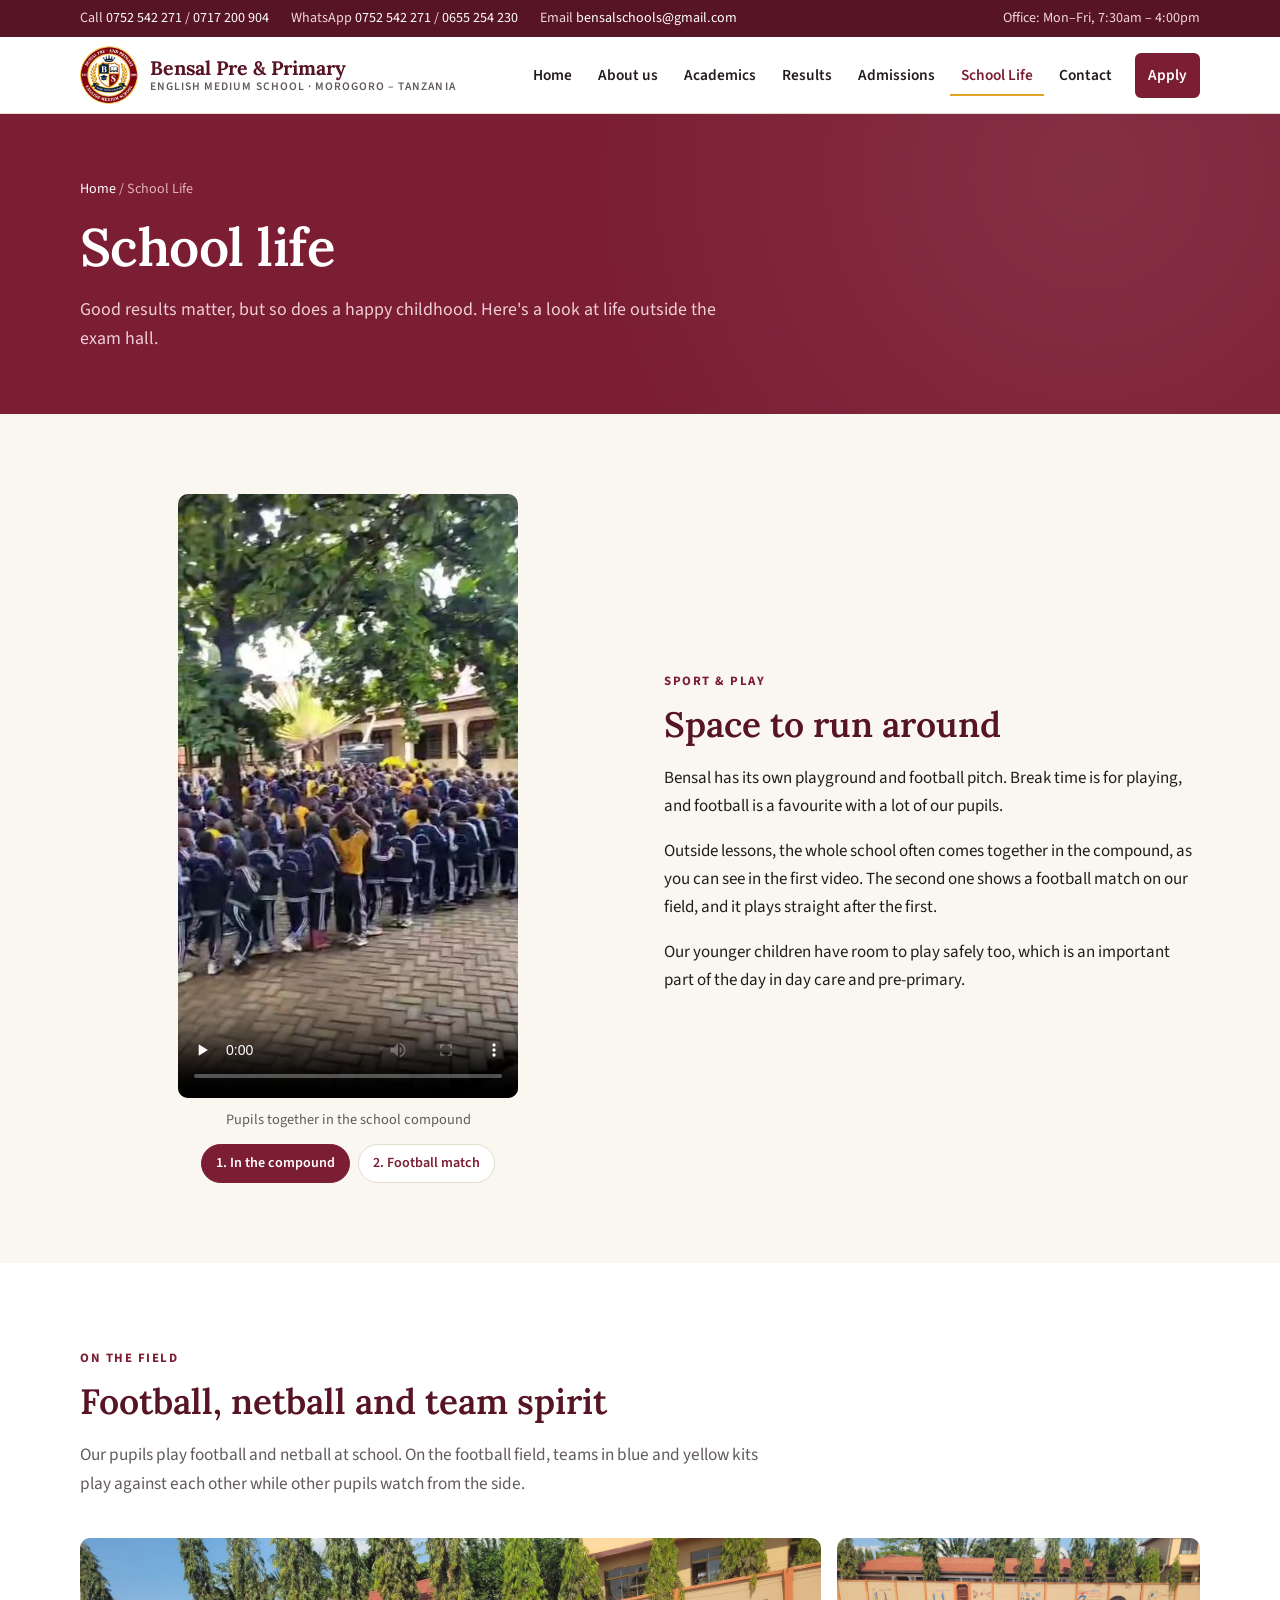
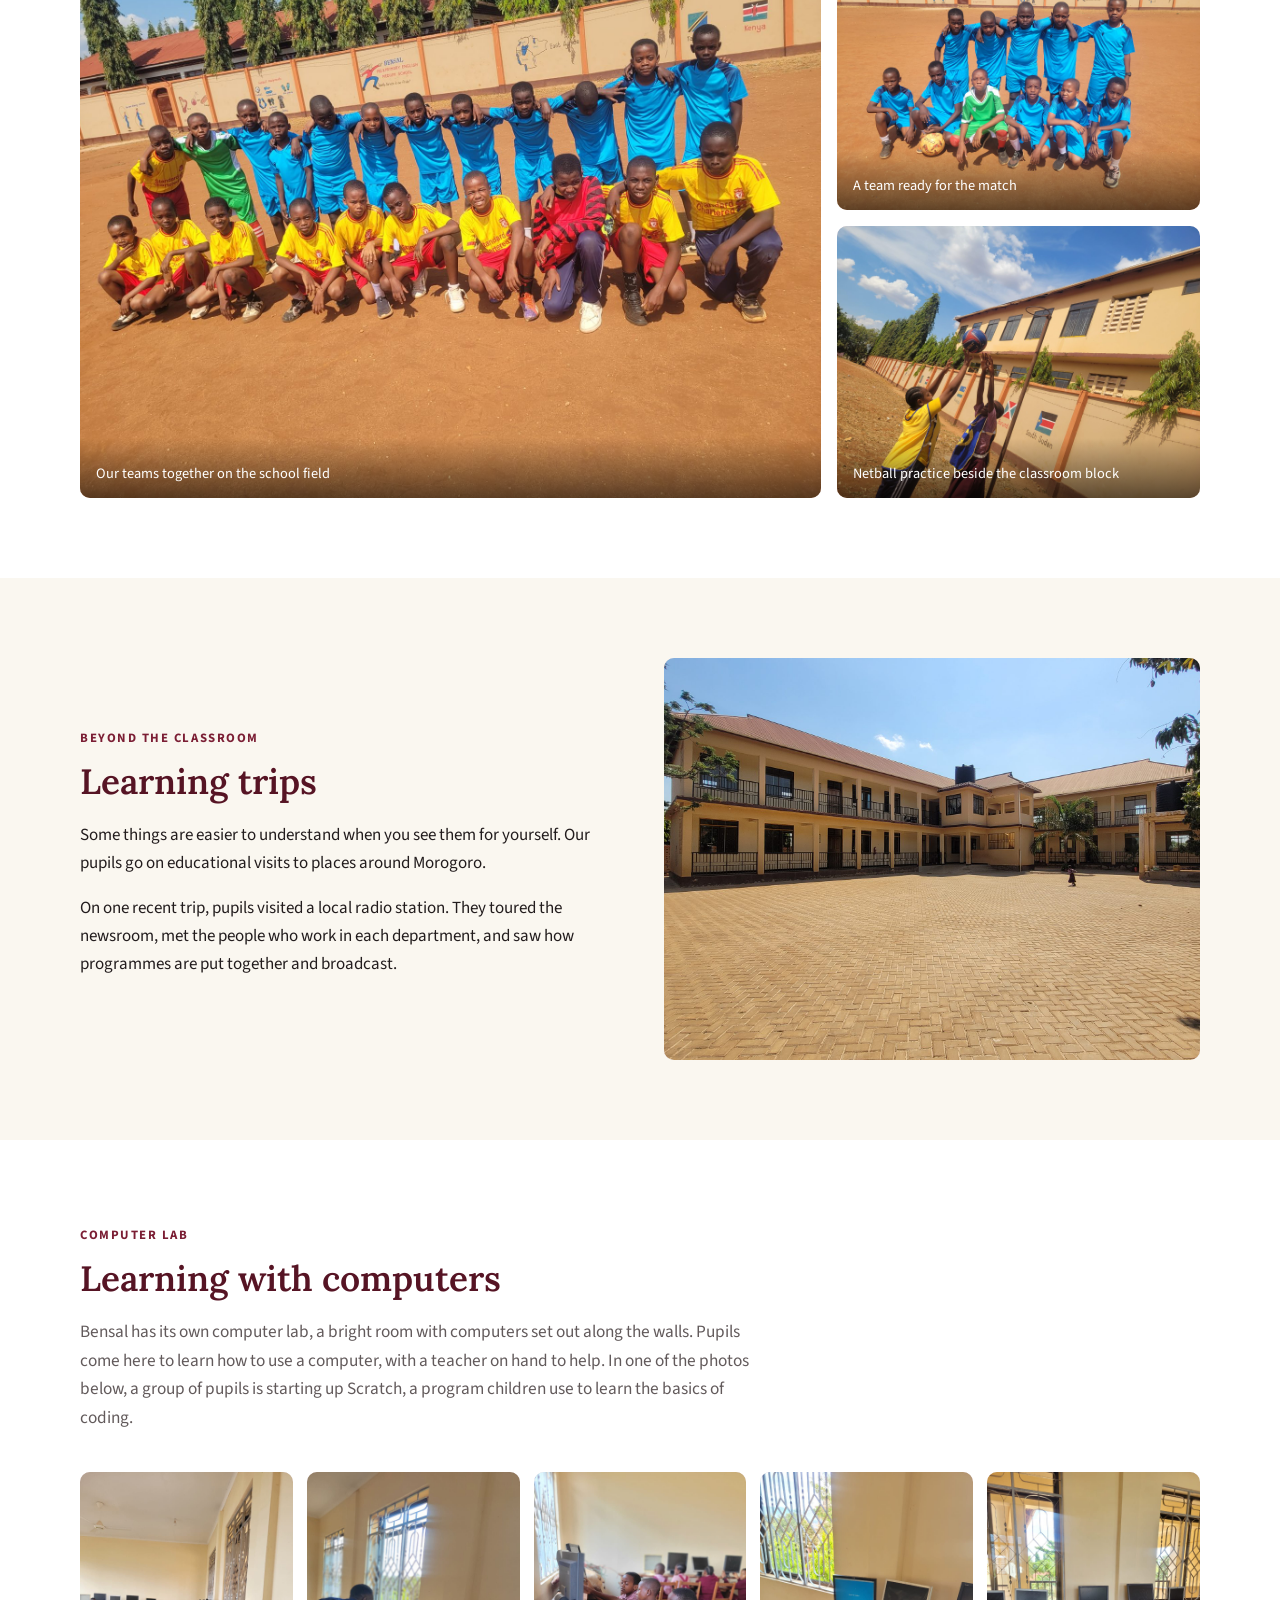
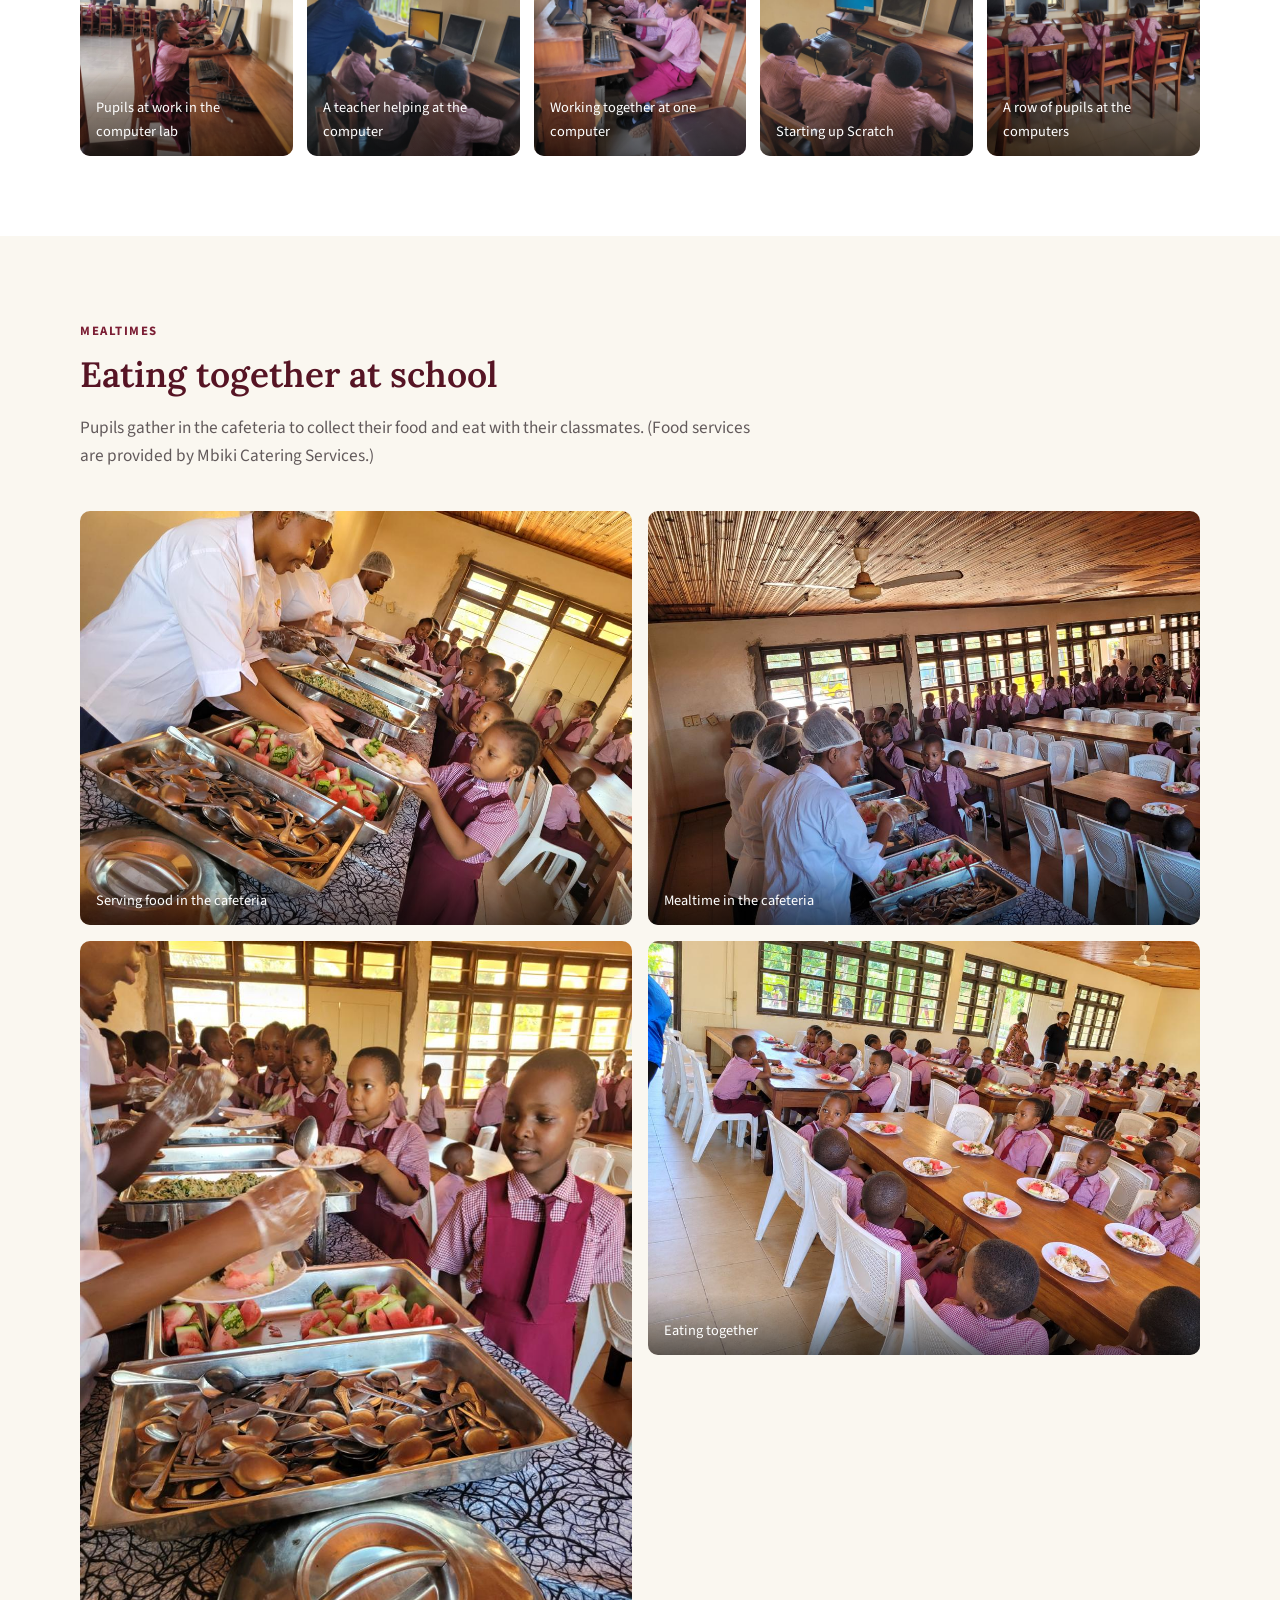
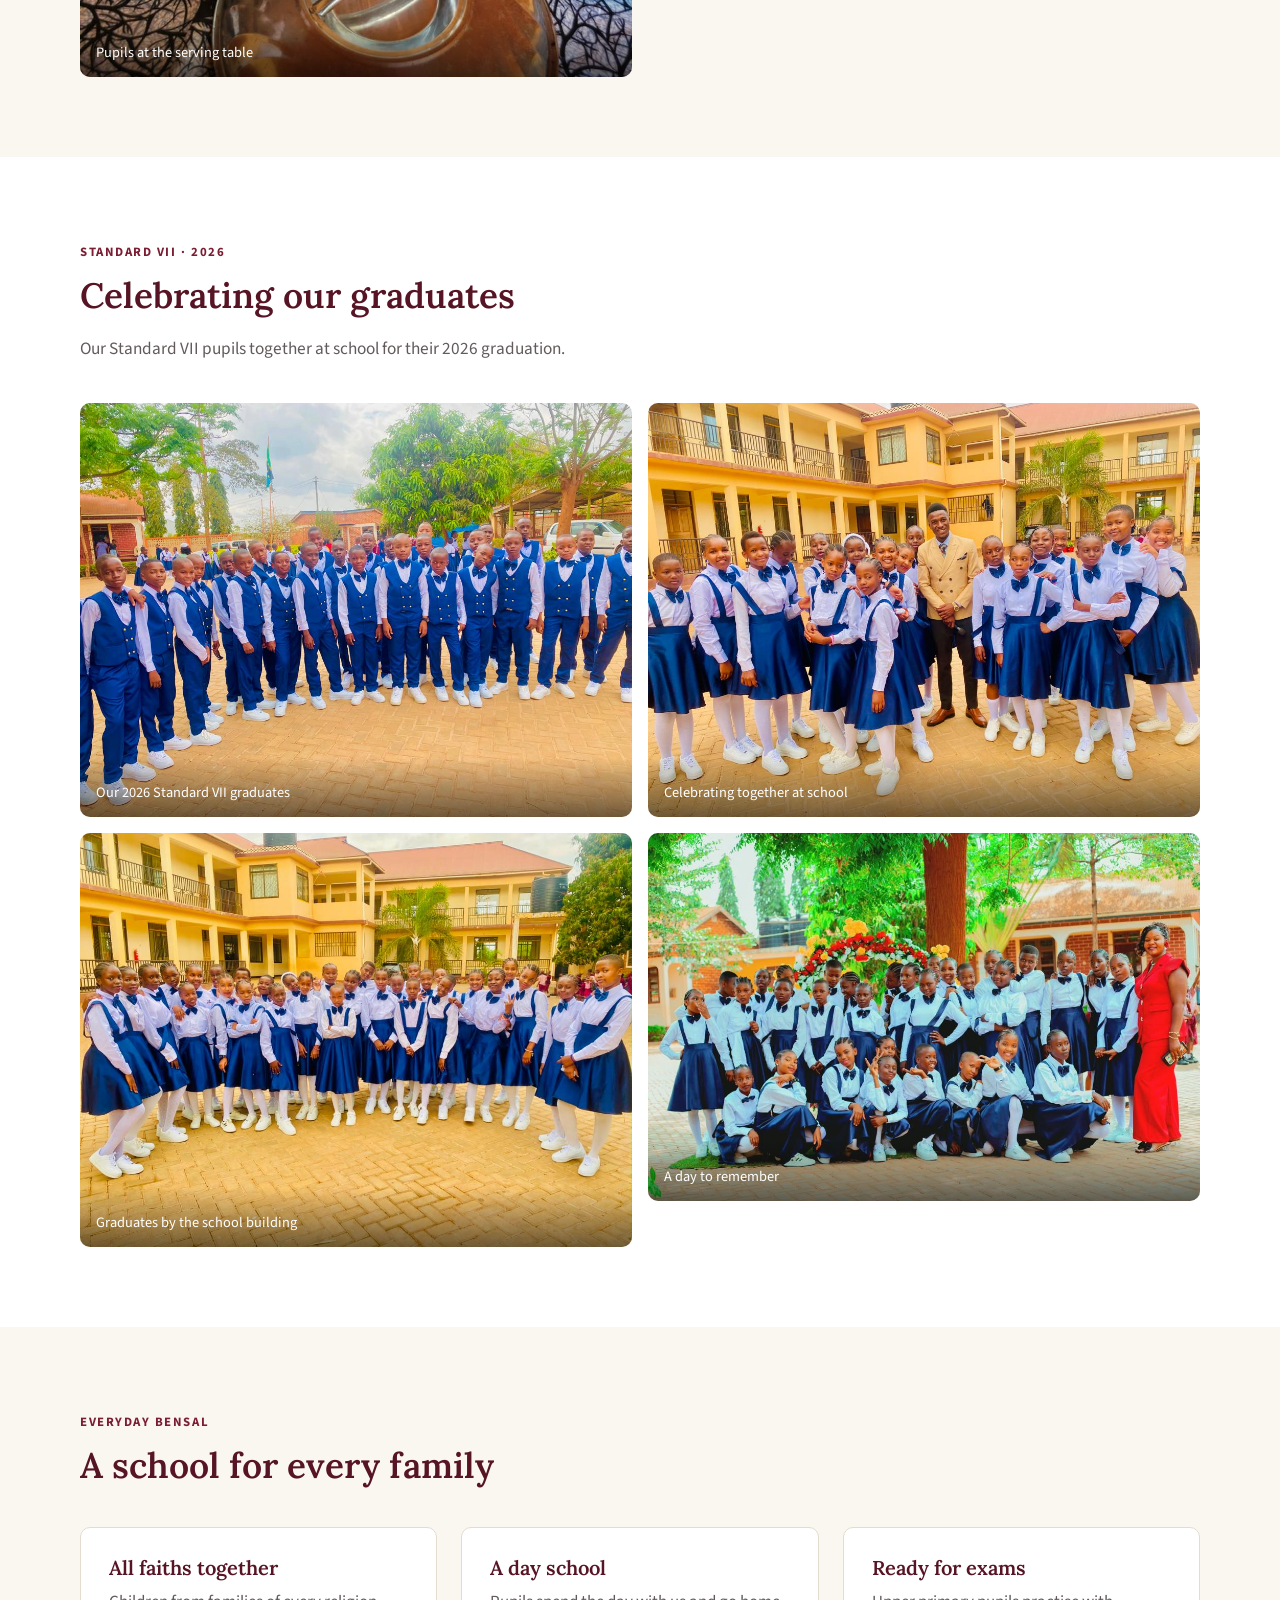
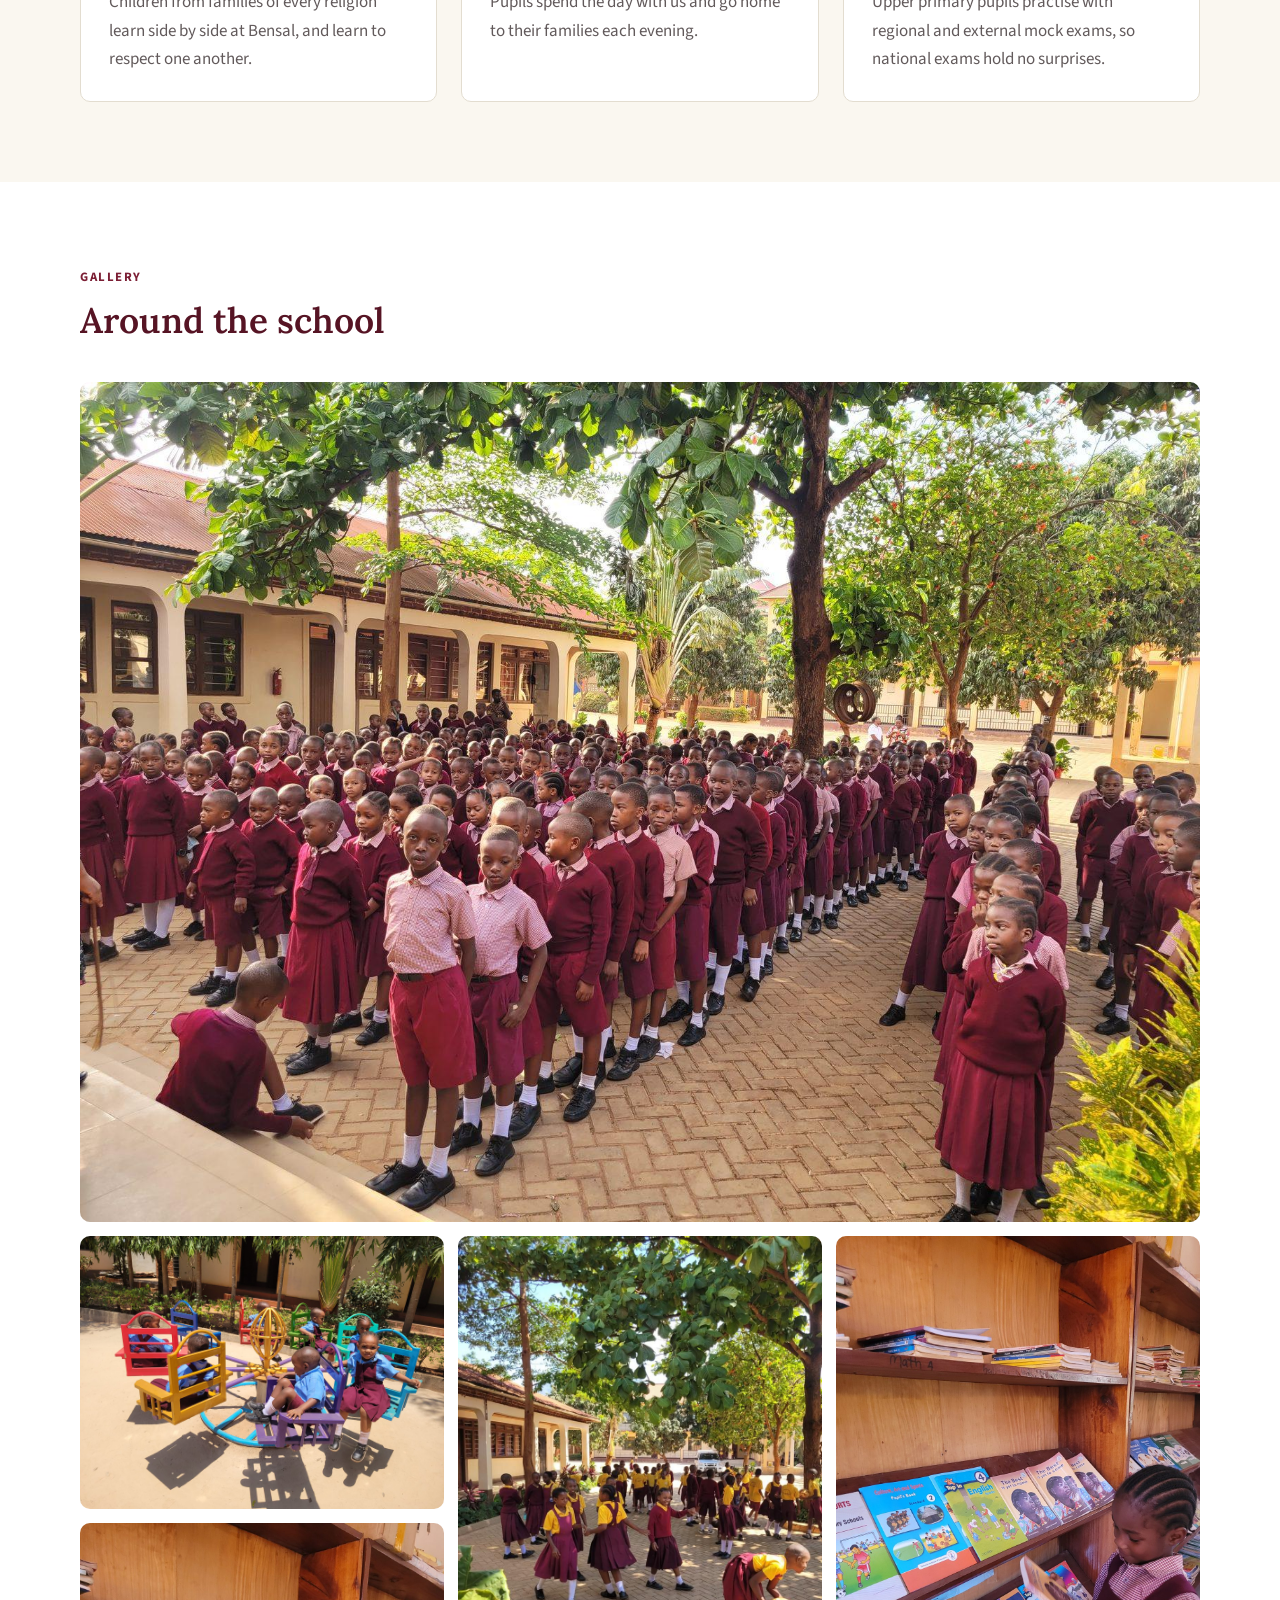
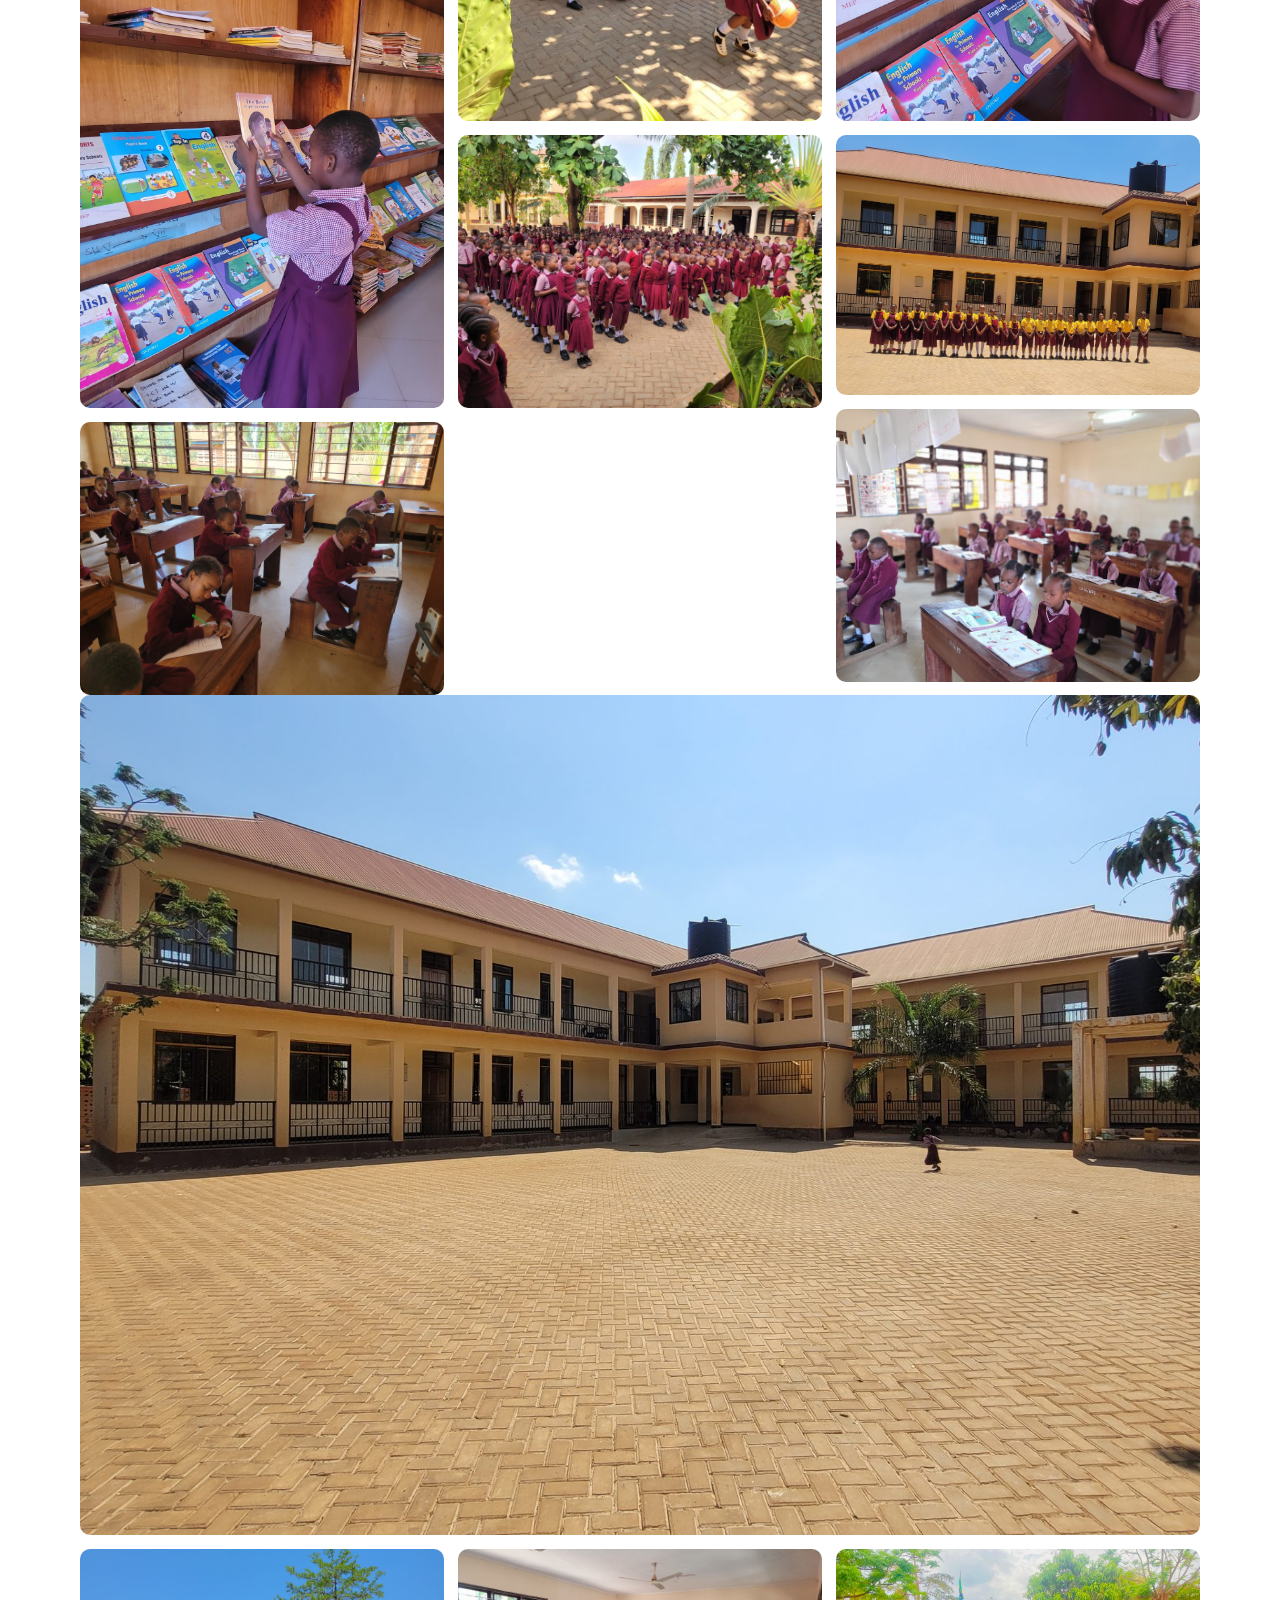
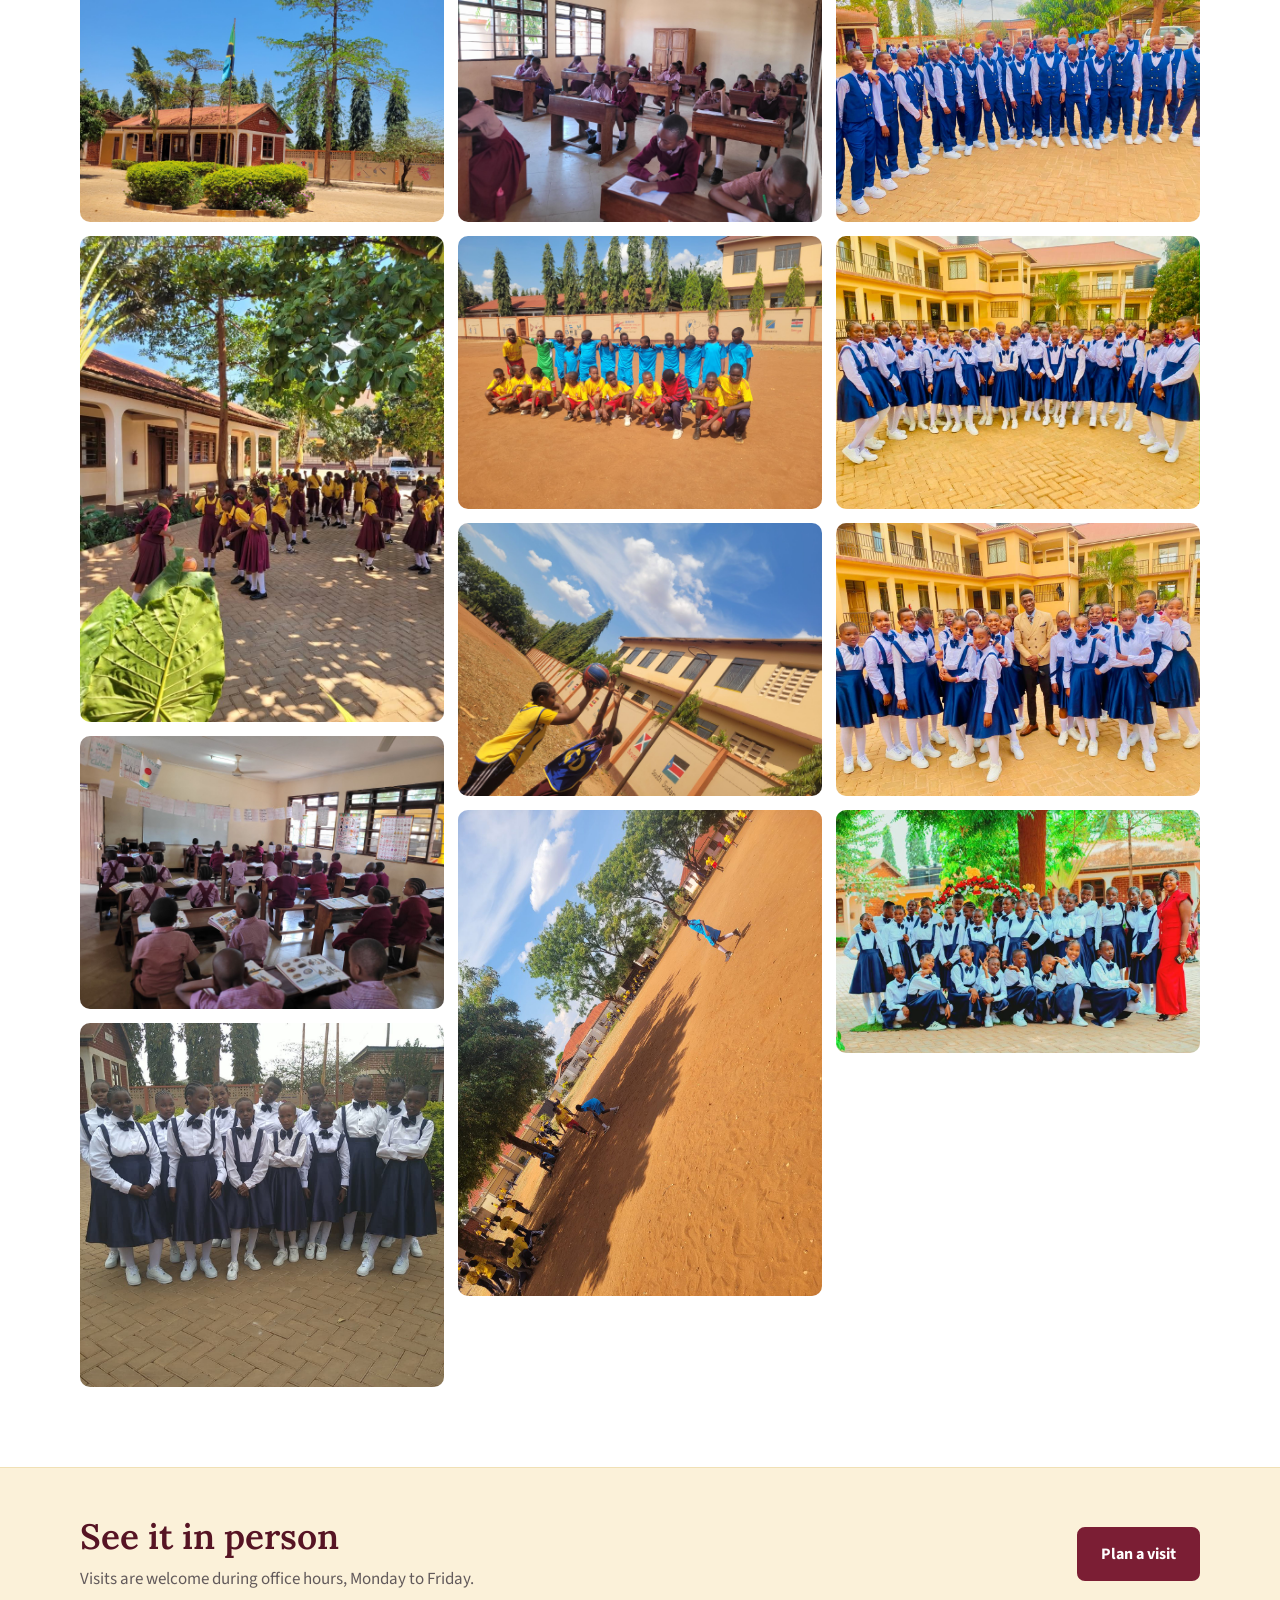
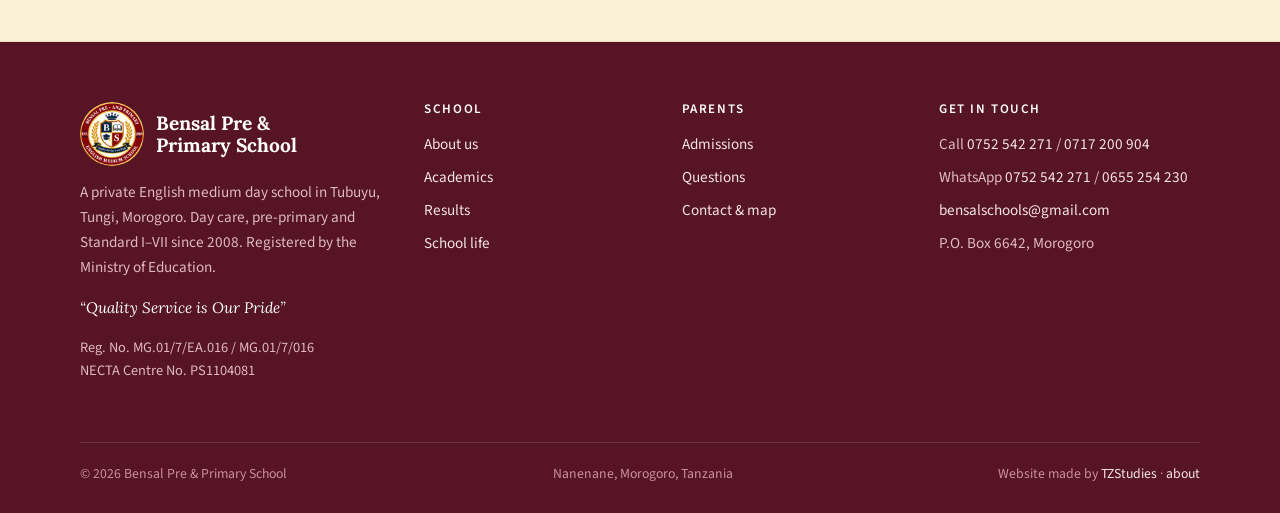
<file: school-life.html>
<!doctype html>
<html lang="en">
<head>
  <meta charset="utf-8">
  <meta name="viewport" content="width=device-width, initial-scale=1">
  <title>School Life | Bensal Pre &amp; Primary School, Morogoro</title>
  <meta name="description" content="Sport, play, learning trips and everyday life at Bensal Pre &amp; Primary School in Tungi, Morogoro.">
  <link rel="icon" href="favicon.ico" sizes="any">
  <link rel="icon" href="images/favicon-32.png" type="image/png" sizes="32x32">
  <link rel="icon" href="images/favicon-192.png" type="image/png" sizes="192x192">
  <link rel="apple-touch-icon" href="images/apple-touch-icon.png">
  <meta name="theme-color" content="#7b1e34">
  <link rel="preconnect" href="https://fonts.googleapis.com">
  <link rel="preconnect" href="https://fonts.gstatic.com" crossorigin>
  <link href="https://fonts.googleapis.com/css2?family=Lora:wght@500;600;700&family=Source+Sans+3:wght@400;600;700&display=swap" rel="stylesheet">
  <link rel="stylesheet" href="css/style.css?v=20261105a">
</head>
<body>
<a class="skip-link" href="#main">Skip to content</a>

<div class="topbar">
  <div class="container">
    <div class="topbar-items">
      <span class="hide-sm">Call <a href="tel:+255752542271">0752 542 271</a> / <a href="tel:+255717200904">0717 200 904</a></span>
      <span class="topbar-phones"><span class="label">Call</span><a href="tel:+255752542271">0752 542 271</a><a href="tel:+255717200904">0717 200 904</a><a href="tel:+255655254230">0655 254 230</a></span>
      <span class="hide-sm">WhatsApp <a href="https://wa.me/255752542271">0752 542 271</a> / <a href="https://wa.me/255655254230">0655 254 230</a></span>
      <span class="hide-md">Email <a href="mailto:bensalschools@gmail.com">bensalschools@gmail.com</a></span>
    </div>
    <span class="hide-sm">Office: Mon&ndash;Fri, 7:30am &ndash; 4:00pm</span>
  </div>
</div>

<header class="site-header">
  <div class="container">
    <a class="brand" href="index.html">
      <img src="images/logo-small.png" alt="Bensal Pre and Primary English Medium School logo" width="180" height="180">
      <span class="brand-name">Bensal Pre &amp; Primary<span class="brand-sub">English Medium School &middot; Morogoro &ndash; Tanzania</span></span>
    </a>
    <button class="nav-toggle" aria-expanded="false" aria-controls="nav"><span class="nav-toggle-bars"></span><span class="nav-toggle-text">Menu</span></button>
    <nav class="main-nav" id="nav" aria-label="Main">
      <ul>
        <li><a href="index.html">Home</a></li>
        <li><a href="about.html">About us</a></li>
        <li><a href="academics.html">Academics</a></li>
        <li><a href="results.html">Results</a></li>
        <li><a href="admissions.html">Admissions</a></li>
        <li><a href="school-life.html" aria-current="page">School Life</a></li>
        <li><a href="contact.html">Contact</a></li>
        <li><a class="btn btn-sm" href="admissions.html#apply">Apply</a></li>
      </ul>
    </nav>
  </div>
</header>

<main id="main">
  <section class="page-hero">
    <div class="container">
      <div class="crumbs"><a href="index.html">Home</a> / School Life</div>
      <h1>School life</h1>
      <p>Good results matter, but so does a happy childhood. Here's a look at life outside the exam hall.</p>
    </div>
  </section>

  <section class="section">
    <div class="container grid-2">
      <figure class="video-frame video-playlist">
        <video controls preload="none" playsinline poster="videos/pupils-outside-poster.jpg">
          <source src="videos/pupils-outside.mp4" type="video/mp4">
        </video>
        <figcaption>Pupils together in the school compound</figcaption>
        <div class="clip-list" aria-label="Choose a video">
          <button type="button" aria-current="true" data-src="videos/pupils-outside.mp4" data-poster="videos/pupils-outside-poster.jpg" data-caption="Pupils together in the school compound">1. In the compound</button>
          <button type="button" data-src="videos/football-match.mp4" data-poster="videos/football-match-poster.jpg" data-caption="A football match on the school field" data-wide>2. Football match</button>
        </div>
      </figure>
      <div>
        <span class="eyebrow">Sport &amp; play</span>
        <h2>Space to run around</h2>
        <p>Bensal has its own playground and football pitch. Break time is for playing, and football is a favourite with a lot of our pupils.</p>
        <p>Outside lessons, the whole school often comes together in the compound, as you can see in the first video. The second one shows a football match on our field, and it plays straight after the first.</p>
        <p>Our younger children have room to play safely too, which is an important part of the day in day care and pre-primary.</p>
      </div>
    </div>
  </section>

  <section class="section section-white" id="sports">
    <div class="container">
      <div class="section-head">
        <span class="eyebrow">On the field</span>
        <h2>Football, netball and team spirit</h2>
        <p>Our pupils play football and netball at school. On the football field, teams in blue and yellow kits play against each other while other pupils watch from the side.</p>
      </div>
      <div class="sports-grid">
        <figure class="photo sports-wide">
          <img src="images/photos/teams-together.jpg" alt="Two Bensal football teams, one in blue kits and one in yellow, together on the school field" loading="lazy">
          <figcaption>Our teams together on the school field</figcaption>
        </figure>
        <figure class="photo">
          <img src="images/photos/football-team.jpg" alt="A Bensal football team in blue kits with their goalkeeper in green and a match ball" loading="lazy">
          <figcaption>A team ready for the match</figcaption>
        </figure>
        <figure class="photo">
          <img src="images/photos/netball.jpg" alt="Two pupils in netball bibs reaching for the ball under the netball hoop beside the classroom block" loading="lazy">
          <figcaption>Netball practice beside the classroom block</figcaption>
        </figure>
      </div>
    </div>
  </section>

  <section class="section">
    <div class="container grid-2">
      <div>
        <span class="eyebrow">Beyond the classroom</span>
        <h2>Learning trips</h2>
        <p>Some things are easier to understand when you see them for yourself. Our pupils go on educational visits to places around Morogoro.</p>
        <p>On one recent trip, pupils visited a local radio station. They toured the newsroom, met the people who work in each department, and saw how programmes are put together and broadcast.</p>
      </div>
      <figure class="photo" data-label="School trip photo"><img src="images/photos/school-building.jpg" alt="Bensal pupils on an educational visit" onerror="this.remove()"></figure>
    </div>
  </section>

  <section class="section section-white" id="computer-lab">
    <div class="container">
      <div class="section-head">
        <span class="eyebrow">Computer lab</span>
        <h2>Learning with computers</h2>
        <p>Bensal has its own computer lab, a bright room with computers set out along the walls. Pupils come here to learn how to use a computer, with a teacher on hand to help. In one of the photos below, a group of pupils is starting up Scratch, a program children use to learn the basics of coding.</p>
      </div>
      <div class="lab-grid">
        <figure class="photo">
          <img src="images/photos/computer-lab-1.jpg" alt="Pupils in uniform working at a row of computers along the windows of the computer lab" loading="lazy">
          <figcaption>Pupils at work in the computer lab</figcaption>
        </figure>
        <figure class="photo">
          <img src="images/photos/computer-lab-3.jpg" alt="A teacher leaning over to point at a computer screen while pupils watch" loading="lazy">
          <figcaption>A teacher helping at the computer</figcaption>
        </figure>
        <figure class="photo">
          <img src="images/photos/computer-lab-2.jpg" alt="Three pupils sharing a computer, one typing on the keyboard" loading="lazy">
          <figcaption>Working together at one computer</figcaption>
        </figure>
        <figure class="photo">
          <img src="images/photos/computer-lab-5.jpg" alt="Three pupils at a computer with Scratch loading on the screen" loading="lazy">
          <figcaption>Starting up Scratch</figcaption>
        </figure>
        <figure class="photo">
          <img src="images/photos/computer-lab-4.jpg" alt="A row of pupils seen from behind, working at the computers under the lab windows" loading="lazy">
          <figcaption>A row of pupils at the computers</figcaption>
        </figure>
      </div>
    </div>
  </section>

  <section class="section" id="mealtimes">
    <div class="container">
      <div class="section-head">
        <span class="eyebrow">Mealtimes</span>
        <h2>Eating together at school</h2>
        <p>Pupils gather in the cafeteria to collect their food and eat with their classmates. (Food services are provided by Mbiki Catering Services.)</p>
      </div>
      <div class="gallery photo-story-gallery">
        <figure class="photo"><img src="images/photos/cafeteria.jpeg" alt="Staff serving food to pupils at the cafeteria counter" loading="lazy"><figcaption>Serving food in the cafeteria</figcaption></figure>
        <figure class="photo"><img src="images/photos/cafeteria2.jpeg" alt="Pupils waiting with plates beside the cafeteria serving table" loading="lazy"><figcaption>Pupils at the serving table</figcaption></figure>
        <figure class="photo"><img src="images/photos/cafeteria3.jpeg" alt="A wide view of the cafeteria with staff serving food and pupils at the tables" loading="lazy"><figcaption>Mealtime in the cafeteria</figcaption></figure>
        <figure class="photo"><img src="images/photos/kids eating.jpeg" alt="Pupils seated together at long tables eating in the school cafeteria" loading="lazy"><figcaption>Eating together</figcaption></figure>
      </div>
    </div>
  </section>

  <section class="section section-white" id="graduation">
    <div class="container">
      <div class="section-head">
        <span class="eyebrow">Standard VII &middot; 2026</span>
        <h2>Celebrating our graduates</h2>
        <p>Our Standard VII pupils together at school for their 2026 graduation.</p>
      </div>
      <div class="gallery photo-story-gallery">
        <figure class="photo"><img src="images/photos/graduation std seven 2026.jpeg" alt="Standard VII graduates in blue suits standing together in the school compound" loading="lazy"><figcaption>Our 2026 Standard VII graduates</figcaption></figure>
        <figure class="photo"><img src="images/photos/graduation std seven 2026 2.jpeg" alt="Standard VII graduates in blue and white uniforms posing together in front of the school building" loading="lazy"><figcaption>Graduates by the school building</figcaption></figure>
        <figure class="photo"><img src="images/photos/graduation std seven 2026 3.jpeg" alt="A group of Standard VII graduates with a staff member in front of the school building" loading="lazy"><figcaption>Celebrating together at school</figcaption></figure>
        <figure class="photo"><img src="images/photos/graduation std seven 2026 4.jpeg" alt="Standard VII graduates posing together with a staff member in the school compound" loading="lazy"><figcaption>A day to remember</figcaption></figure>
      </div>
    </div>
  </section>

  <section class="section">
    <div class="container">
      <div class="section-head">
        <span class="eyebrow">Everyday Bensal</span>
        <h2>A school for every family</h2>
      </div>
      <div class="grid-3">
        <div class="card">
          <h3>All faiths together</h3>
          <p class="muted">Children from families of every religion learn side by side at Bensal, and learn to respect one another.</p>
        </div>
        <div class="card">
          <h3>A day school</h3>
          <p class="muted">Pupils spend the day with us and go home to their families each evening.</p>
        </div>
        <div class="card">
          <h3>Ready for exams</h3>
          <p class="muted">Upper primary pupils practise with regional and external mock exams, so national exams hold no surprises.</p>
        </div>
      </div>
    </div>
  </section>

  <section class="section section-white" id="gallery">
    <div class="container">
      <div class="section-head">
        <span class="eyebrow">Gallery</span>
        <h2>Around the school</h2>
      </div>
      <div class="gallery">
        <figure class="photo span-all"><img src="images/photos/assembly.jpg" alt="Bensal pupils in burgundy uniform lined up together in the school compound" loading="lazy"></figure>
        <figure class="photo"><img src="images/photos/daycare.jpg" alt="Day care children in uniform riding the merry-go-round" loading="lazy"></figure>
        <figure class="photo"><img src="images/photos/library-choosing.jpg" alt="A young pupil reaching up to choose a book from the school bookshelves" loading="lazy"></figure>
        <figure class="photo"><img src="images/photos/exam-time.jpg" alt="Pupils writing at their desks during a test" loading="lazy"></figure>
        <figure class="photo"><img src="images/photos/play-ball.jpg" alt="Pupils playing together in the shade at break time" loading="lazy"></figure>
        <figure class="photo"><img src="images/photos/assembly-2.jpg" alt="Rows of pupils lined up in the shaded school compound" loading="lazy"></figure>
        <figure class="photo"><img src="images/photos/library-reading.jpg" alt="A pupil reading a book beside the school bookshelves" loading="lazy"></figure>
        <figure class="photo"><img src="images/photos/pupils-lineup.jpg" alt="A row of Bensal pupils in uniform standing in front of the two-storey classroom block" loading="lazy"></figure>
        <figure class="photo"><img src="images/photos/class-young.jpg" alt="Young pupils reading at their desks" loading="lazy"></figure>
        <figure class="photo span-all"><img src="images/photos/school-building.jpg" alt="The main two-storey Bensal school building and its paved compound" loading="lazy"></figure>
        <figure class="photo"><img src="images/photos/campus-flag.jpg" alt="The Bensal administration block with the Tanzanian flag" loading="lazy"></figure>
        <figure class="photo"><img src="images/photos/play-compound.jpg" alt="Pupils playing in the paved school compound" loading="lazy"></figure>
        <figure class="photo"><img src="images/photos/class-lower.jpg" alt="Primary pupils with their books open in class" loading="lazy"></figure>
        <figure class="photo"><img src="images/photos/girls-uniform.jpg" alt="A group of Bensal pupils in school uniform" loading="lazy"></figure>
        <figure class="photo"><img src="images/photos/class-upper.jpg" alt="Older pupils writing at their desks" loading="lazy"></figure>
        <figure class="photo"><img src="images/photos/teams-together-2.jpg" alt="Bensal football teams in blue and yellow kits together on the school field" loading="lazy"></figure>
        <figure class="photo"><img src="images/photos/netball-2.jpg" alt="A pupil in a netball bib passing the ball while another pupil defends" loading="lazy"></figure>
        <figure class="photo"><img src="images/photos/football-field.jpg" alt="Pupils playing football on the wide school field" loading="lazy"></figure>
        <figure class="photo"><img src="images/photos/graduation std seven 2026.jpeg" alt="Standard VII graduates in blue suits standing together in the school compound" loading="lazy"></figure>
        <figure class="photo"><img src="images/photos/graduation std seven 2026 2.jpeg" alt="Standard VII graduates in blue and white uniforms posing together in front of the school building" loading="lazy"></figure>
        <figure class="photo"><img src="images/photos/graduation std seven 2026 3.jpeg" alt="A group of Standard VII graduates with a staff member in front of the school building" loading="lazy"></figure>
        <figure class="photo"><img src="images/photos/graduation std seven 2026 4.jpeg" alt="Standard VII graduates posing together with a staff member in the school compound" loading="lazy"></figure>
      </div>
    </div>
  </section>

  <section class="cta-band">
    <div class="container">
      <div>
        <h2>See it in person</h2>
        <p>Visits are welcome during office hours, Monday to Friday.</p>
      </div>
      <div class="btn-row">
        <a class="btn" href="contact.html">Plan a visit</a>
      </div>
    </div>
  </section>

</main>

<footer class="site-footer">
  <div class="container">
    <div class="footer-grid">
      <div>
        <div class="footer-brand"><img src="images/logo-small.png" alt="Bensal Pre and Primary English Medium School logo" width="180" height="180"><span>Bensal Pre &amp;<br>Primary School</span></div>
        <p>A private English medium day school in Tubuyu, Tungi, Morogoro. Day care, pre-primary and Standard I&ndash;VII since 2008. Registered by the Ministry of Education.</p>
        <p class="footer-motto">&ldquo;Quality Service is Our Pride&rdquo;</p>
        <p class="small">Reg. No. MG.01/7/EA.016 / MG.01/7/016<br>NECTA Centre No. PS1104081</p>
      </div>
      <div>
        <h4>School</h4>
        <ul>
          <li><a href="about.html">About us</a></li>
          <li><a href="academics.html">Academics</a></li>
          <li><a href="results.html">Results</a></li>
          <li><a href="school-life.html">School life</a></li>
        </ul>
      </div>
      <div>
        <h4>Parents</h4>
        <ul>
          <li><a href="admissions.html">Admissions</a></li>
          <li><a href="admissions.html#faq">Questions</a></li>
          <li><a href="contact.html">Contact &amp; map</a></li>
        </ul>
      </div>
      <div>
        <h4>Get in touch</h4>
        <ul>
          <li>Call <a href="tel:+255752542271">0752 542 271</a> / <a href="tel:+255717200904">0717 200 904</a></li>
          <li>WhatsApp <a href="https://wa.me/255752542271">0752 542 271</a> / <a href="https://wa.me/255655254230">0655 254 230</a></li>
          <li><a href="mailto:bensalschools@gmail.com">bensalschools@gmail.com</a></li>
          <li>P.O. Box 6642, Morogoro</li>
        </ul>
      </div>
    </div>
    <div class="footer-bottom">
      <span>&copy; <span id="year">2026</span> Bensal Pre &amp; Primary School</span>
      <span>Nanenane, Morogoro, Tanzania</span>
      <span class="footer-credit">Website made by <a href="https://mytzstudies.com" target="_blank" rel="noopener">TZStudies</a> &middot; <a href="about.html#website">about</a></span>
    </div>
  </div>
</footer>

<script src="js/main.js?v=20261103a"></script>
</body>
</html>
</file>
<file: css/style.css>
/* Bensal Pre & Primary School — main stylesheet */

:root {
  --brand: #7b1e34;      /* burgundy, matched to the school sweaters */
  --brand-dark: #561424;
  --brand-soft: #f6e8ec;
  --gold: #e0a526;
  --gold-soft: #fbf1d9;
  --cream: #faf7f0;
  --white: #ffffff;
  --ink: #221c1d;
  --muted: #625a5b;
  --line: #e3ddd0;
  --radius: 10px;
  --shadow: 0 1px 2px rgba(60, 10, 18, .06), 0 8px 24px rgba(60, 10, 18, .07);
  --max: 1160px;
  --serif: "Lora", Georgia, "Times New Roman", serif;
  --sans: "Source Sans 3", "Segoe UI", Roboto, Helvetica, Arial, sans-serif;
}

*, *::before, *::after { box-sizing: border-box; }

html { scroll-behavior: smooth; }

body {
  margin: 0;
  font-family: var(--sans);
  font-size: 17px;
  line-height: 1.65;
  color: var(--ink);
  background: var(--cream);
  -webkit-font-smoothing: antialiased;
}

img { max-width: 100%; display: block; }

a { color: var(--brand); }
a:hover { color: var(--brand-dark); }

h1, h2, h3, h4 {
  font-family: var(--serif);
  color: var(--brand-dark);
  line-height: 1.2;
  margin: 0 0 .5em;
  font-weight: 600;
}
h1 { font-size: clamp(2.1rem, 4.6vw, 3.3rem); letter-spacing: -.01em; }
h2 { font-size: clamp(1.6rem, 3vw, 2.2rem); }
h3 { font-size: 1.25rem; }
p { margin: 0 0 1em; }

.container {
  width: 100%;
  max-width: var(--max);
  margin: 0 auto;
  padding: 0 20px;
}

.skip-link {
  position: absolute; left: -999px; top: 0;
  background: var(--gold); color: var(--ink); padding: 8px 14px; z-index: 100;
}
.skip-link:focus { left: 12px; top: 12px; }

/* ---------- Top bar ---------- */
.topbar {
  background: var(--brand-dark);
  color: #f0d6da;
  font-size: .88rem;
}
.topbar .container {
  display: flex; justify-content: space-between; align-items: center;
  gap: 16px; padding-top: 7px; padding-bottom: 7px;
}
.topbar a { color: #fff; text-decoration: none; }
.topbar a:hover { text-decoration: underline; color: #fff; }
.topbar-items { display: flex; gap: 22px; flex-wrap: wrap; }
@media (max-width: 1000px) { .topbar .hide-md { display: none; } }
/* On phones the top bar shows just the three phone numbers, evenly spaced */
.topbar-phones { display: none; }
@media (max-width: 560px) {
  .topbar .container { justify-content: center; }
  .topbar-items { justify-content: center; width: 100%; }
  .topbar-phones { display: flex; flex-wrap: wrap; justify-content: center; align-items: center; column-gap: 10px; row-gap: 2px; }
  .topbar-phones a { font-weight: 600; white-space: nowrap; }
  .topbar-phones a + a::before { content: "|"; color: #c99099; margin-right: 10px; font-weight: 400; }
}
@media (max-width: 400px) {
  .topbar { font-size: .8rem; }
  .topbar-phones { column-gap: 7px; }
  .topbar-phones a + a::before { margin-right: 7px; }
}
@media (max-width: 350px) { .topbar-phones .label { display: none; } }

/* ---------- Header / nav ---------- */
.site-header {
  background: var(--white);
  border-bottom: 1px solid var(--line);
  position: sticky; top: 0; z-index: 50;
}
.site-header .container {
  display: flex; align-items: center; justify-content: space-between;
  gap: 20px; min-height: 76px;
}
.brand {
  display: flex; align-items: center; gap: 12px;
  text-decoration: none; color: var(--brand-dark);
}
.brand img { width: 58px; height: 58px; border-radius: 50%; }
.brand-name {
  font-family: var(--serif); font-weight: 700; font-size: 1.22rem; line-height: 1.1;
}
.brand-sub {
  display: block; font-family: var(--sans); font-weight: 600;
  font-size: .72rem; letter-spacing: .09em; text-transform: uppercase; color: var(--muted);
  margin-top: 3px;
}

.main-nav ul {
  list-style: none; margin: 0; padding: 0;
  display: flex; align-items: center; gap: 4px;
}
.main-nav a {
  display: block; padding: 8px 11px; border-radius: 6px;
  text-decoration: none; color: var(--ink); font-weight: 600; font-size: .96rem;
}
.main-nav a:hover { background: var(--brand-soft); color: var(--brand-dark); }
.main-nav a[aria-current="page"] { color: var(--brand); box-shadow: inset 0 -2px 0 var(--gold); border-radius: 0; }
.main-nav .btn { margin-left: 8px; }
.main-nav a.btn:hover { background: var(--brand-dark); color: #fff; }

.nav-toggle {
  display: none;
  background: none; border: 1px solid var(--line); border-radius: 8px;
  padding: 9px 11px; cursor: pointer; color: var(--brand-dark);
  font: 600 .95rem var(--sans);
  align-items: center; gap: 8px;
}
.nav-toggle-bars, .nav-toggle-bars::before, .nav-toggle-bars::after {
  display: block; width: 18px; height: 2px; background: currentColor; border-radius: 2px;
  position: relative; content: "";
}
.nav-toggle-bars::before { position: absolute; top: -6px; }
.nav-toggle-bars::after { position: absolute; top: 6px; }

@media (max-width: 480px) {
  .site-header .container { min-height: 66px; gap: 10px; }
  .brand { gap: 9px; }
  .brand img { width: 46px; height: 46px; }
  .brand-name { font-size: 1.04rem; white-space: nowrap; }
  .brand-sub { font-size: .6rem; letter-spacing: .07em; }
  .nav-toggle { padding: 10px; min-width: 46px; min-height: 46px; justify-content: center; align-items: center; }
  .nav-toggle-text { display: none; }
}

@media (max-width: 1040px) {
  .nav-toggle { display: inline-flex; align-items: center; min-height: 44px; }
  .main-nav {
    position: absolute; left: 0; right: 0; top: 100%;
    background: var(--white); border-bottom: 1px solid var(--line);
    box-shadow: 0 12px 24px rgba(0,0,0,.08);
    display: none;
  }
  .main-nav.open { display: block; }
  .main-nav ul { flex-direction: column; align-items: stretch; padding: 10px 20px 20px; gap: 2px; }
  .main-nav a { padding: 12px 10px; font-size: 1.02rem; }
  .main-nav a[aria-current="page"] { box-shadow: inset 3px 0 0 var(--gold); background: var(--brand-soft); }
  .main-nav .btn { margin: 10px 0 0; text-align: center; }
}

/* ---------- Buttons ---------- */
.btn {
  display: inline-block;
  background: var(--brand); color: #fff !important;
  padding: 12px 22px; border-radius: 8px;
  font-weight: 700; text-decoration: none; font-size: 1rem;
  border: 2px solid var(--brand);
  transition: background .15s, border-color .15s;
}
.btn:hover { background: var(--brand-dark); border-color: var(--brand-dark); }
.btn-gold { background: var(--gold); border-color: var(--gold); color: var(--ink) !important; }
.btn-gold:hover { background: #c98f17; border-color: #c98f17; }
.btn-outline { background: transparent; color: var(--brand) !important; }
.btn-outline:hover { background: var(--brand); color: #fff !important; }
.btn-light { background: transparent; border-color: rgba(255,255,255,.6); }
.btn-light:hover { background: rgba(255,255,255,.12); border-color: #fff; }
.btn-sm { padding: 8px 16px; font-size: .93rem; }
.btn-row { display: flex; flex-wrap: wrap; gap: 12px; }

/* ---------- Sections ---------- */
.section { padding: 80px 0; }
.section-tight { padding: 56px 0; }
.section-white { background: var(--white); }
.section-brand { background: var(--brand); color: #f5e4e6; }
.section-brand h2, .section-brand h3 { color: #fff; }

.eyebrow {
  display: inline-block;
  font-size: .8rem; font-weight: 700; letter-spacing: .12em; text-transform: uppercase;
  color: var(--brand); margin-bottom: 12px;
}
.section-brand .eyebrow { color: var(--gold); }

.section-head { max-width: 680px; margin-bottom: 40px; }
.section-head p { color: var(--muted); font-size: 1.08rem; }
.section-head-center { margin-left: auto; margin-right: auto; text-align: center; }
.section-head-center .value-chips { justify-content: center; }
.section-brand .section-head p { color: #ecc9ce; }
.center { text-align: center; margin-left: auto; margin-right: auto; }

.lead { font-size: 1.15rem; color: var(--muted); }

.grid-2 { display: grid; grid-template-columns: repeat(2, 1fr); gap: 48px; align-items: center; }
.grid-3 { display: grid; grid-template-columns: repeat(3, 1fr); gap: 24px; }
.grid-4 { display: grid; grid-template-columns: repeat(4, 1fr); gap: 20px; }
@media (max-width: 900px) {
  .grid-2 { grid-template-columns: 1fr; gap: 32px; }
  .grid-3 { grid-template-columns: 1fr; }
  .grid-4 { grid-template-columns: repeat(2, 1fr); }
}
@media (max-width: 520px) {
  .grid-4 { grid-template-columns: 1fr; }
  .section { padding: 60px 0; }
}

/* ---------- Cards ---------- */
.card {
  background: var(--white);
  border: 1px solid var(--line);
  border-radius: var(--radius);
  padding: 28px;
}
.card h3 { margin-bottom: .4em; }
.card p:last-child { margin-bottom: 0; }
.card .tag {
  display: inline-block; background: var(--gold-soft); color: #7a5608;
  font-size: .8rem; font-weight: 700; padding: 3px 10px; border-radius: 99px; margin-bottom: 14px;
}
.card-link { font-weight: 700; text-decoration: none; }
.card-link:hover { text-decoration: underline; }

/* ---------- Photos (placeholder until real images are added) ---------- */
.photo {
  margin: 0;
  position: relative;
  border-radius: var(--radius);
  overflow: hidden;
  background-color: #f0e2e6;
  background-image:
    repeating-linear-gradient(135deg, rgba(123,30,52,.06) 0 12px, transparent 12px 24px);
  aspect-ratio: 4 / 3;
}
.photo.tall { aspect-ratio: 4 / 5; }
.photo.wide { aspect-ratio: 16 / 9; }
.photo.portrait { aspect-ratio: 3 / 4; max-width: 440px; width: 100%; margin: 0 auto; }
.photo.portrait img { object-position: center 20%; }
/* Full photo at its own shape, never cropped (used for wide group photos) */
.photo.full { aspect-ratio: auto; background: none; }
.photo.full img { height: auto; display: block; }
.photo.full figcaption { position: static; background: none; color: var(--muted); padding: 10px 2px 0; }

/* ---------- Home slideshow (auto-advances, see main.js) ---------- */
.slideshow {
  position: relative; overflow: hidden;
  border-radius: var(--radius); background: #2a1415;
  aspect-ratio: 4 / 3;
}
.slide {
  position: absolute; inset: 0; margin: 0;
  opacity: 0; transition: opacity 1.1s ease;
}
.slide.is-active { opacity: 1; z-index: 1; }
/* The whole photo is always shown (nobody gets cut off at the edges).
   Any leftover space is filled with a blurred copy of the same photo. */
.slide::before {
  content: ""; position: absolute; inset: -30px;
  background: var(--bg) center / cover no-repeat;
  filter: blur(22px) brightness(.75);
  transform: scale(1.08); transition: transform 6s ease-out;
}
.slide.is-active::before { transform: scale(1); }
.slide img { position: relative; width: 100%; height: 100%; object-fit: contain; }
.slide figcaption {
  position: absolute; top: 16px; left: 16px;
  background: rgba(0,0,0,.5); color: #fff; font-size: .85rem; font-weight: 600;
  padding: 5px 12px; border-radius: 99px;
}
.slide-dots {
  position: absolute; right: 8px; bottom: 6px; z-index: 2;
  display: flex; gap: 0;
}
/* The button is a comfortable finger-sized target; the dot inside stays small */
.slide-dots button {
  width: 24px; height: 28px; padding: 0; cursor: pointer;
  border: 0; background: none; display: grid; place-items: center;
}
.slide-dots button::before {
  content: ""; width: 10px; height: 10px; border-radius: 50%;
  border: 2px solid #fff; box-sizing: border-box; box-shadow: 0 0 3px rgba(0,0,0,.35);
}
.slide-dots button[aria-current="true"]::before { background: #fff; }

/* ---------- Videos (portrait phone clips) ---------- */
.video-frame { margin: 0 auto; max-width: 340px; width: 100%; }
.video-frame video {
  display: block; width: 100%; aspect-ratio: 9 / 16; object-fit: cover;
  border-radius: var(--radius); background: #000;
}
.video-frame figcaption { margin-top: 10px; font-size: .9rem; color: var(--muted); text-align: center; }
/* two clips in one player (School Life); wide clips get a wider frame */
.video-playlist.wide { max-width: 100%; }
.video-playlist.wide video { aspect-ratio: 16 / 9; }
.clip-list { display: flex; flex-wrap: wrap; justify-content: center; gap: 8px; margin-top: 12px; }
.clip-list button {
  font: inherit; font-size: .88rem; font-weight: 600; cursor: pointer;
  padding: 7px 14px; border-radius: 99px; border: 1px solid var(--line);
  background: var(--white); color: var(--brand);
}
.clip-list button[aria-current="true"] { background: var(--brand); border-color: var(--brand); color: #fff; }

/* computer lab photos (School Life): portrait photos in one row, two per row on phones */
.lab-grid { display: grid; grid-template-columns: repeat(5, 1fr); gap: 14px; }
.lab-grid .photo { aspect-ratio: 3 / 4; }
@media (max-width: 760px) {
  .lab-grid { grid-template-columns: 1fr 1fr; gap: 10px; }
  .lab-grid .photo:last-child { grid-column: 1 / -1; aspect-ratio: 4 / 3; }
}

/* sports photos (School Life) */
.sports-grid { display: grid; grid-template-columns: repeat(3, 1fr); gap: 16px; }
.sports-grid .photo { aspect-ratio: 4 / 3; }
.sports-grid .sports-wide { grid-column: span 2; grid-row: span 2; aspect-ratio: auto; }
@media (max-width: 760px) {
  .sports-grid { grid-template-columns: 1fr; }
  .sports-grid .sports-wide { grid-column: auto; grid-row: auto; aspect-ratio: 4 / 3; }
}

/* website credit (About page) */
.credit { display: grid; grid-template-columns: 220px minmax(0, 560px); justify-content: center; align-items: center; gap: 40px; }
.credit h2 { margin-bottom: 12px; }
.credit .btn-row { margin-top: 6px; }
.credit-video { max-width: 220px; }
@media (max-width: 760px) {
  .credit { grid-template-columns: 1fr; gap: 24px; }
  .credit-video { max-width: 200px; }
}
.photo img { width: 100%; height: 100%; object-fit: cover; position: relative; z-index: 1; }
.photo::after {
  content: attr(data-label);
  position: absolute; left: 50%; top: 50%; transform: translate(-50%, -50%);
  font-size: .85rem; font-weight: 600; color: var(--brand);
  background: rgba(255,255,255,.75); padding: 6px 12px; border-radius: 99px;
  white-space: nowrap;
}
.photo figcaption {
  position: absolute; left: 0; right: 0; bottom: 0; z-index: 2;
  padding: 24px 16px 12px; font-size: .9rem; color: #fff;
  background: linear-gradient(transparent, rgba(0,0,0,.55));
}

/* ---------- Home hero ---------- */
/* announcement strip (Home, Admissions) */
.notice { background: var(--gold-soft); border-bottom: 1px solid #f0e0b5; }
.notice-inner { display: flex; flex-wrap: wrap; align-items: center; gap: 8px 16px; padding-top: 14px; padding-bottom: 14px; }
.notice-tag {
  background: var(--brand); color: #fff; font-size: .72rem; font-weight: 700;
  letter-spacing: .06em; text-transform: uppercase; padding: 4px 10px; border-radius: 99px;
}
.notice p { margin: 0; flex: 1 1 320px; font-size: .95rem; color: var(--ink); }
.notice-link { font-weight: 700; color: var(--brand); white-space: nowrap; }

.hero { background: var(--white); padding: 64px 0 72px; border-bottom: 1px solid var(--line); }
.hero .grid-2 { grid-template-columns: 1.05fr .95fr; }
.hero p.lead { max-width: 540px; margin-bottom: 28px; }
.hero-note { margin-top: 22px; font-size: .95rem; color: var(--muted); }
.hero-note strong { color: var(--ink); }
.hero-media { position: relative; }
/* Sits under the slideshow, never on top of a photo */
.hero-badge {
  display: flex; align-items: center; gap: 14px; margin-top: 14px;
  background: var(--white); border-radius: var(--radius); box-shadow: var(--shadow);
  padding: 14px 20px; border-left: 4px solid var(--gold);
}
.hero-badge .big { font-family: var(--serif); font-size: 1.5rem; font-weight: 700; color: var(--brand-dark); line-height: 1.1; }
.hero-badge .big { flex: none; }
.hero-badge span { display: block; font-size: .9rem; color: var(--muted); }
@media (max-width: 900px) {
  .hero .grid-2 { grid-template-columns: 1fr; }
}

/* ---------- Stat strip ---------- */
.stats { background: var(--brand); color: #fff; }
.stats .grid-4 { gap: 0; }
.stat { padding: 34px 24px; border-right: 1px solid rgba(255,255,255,.14); }
.stat:last-child { border-right: 0; }
.stat .num { font-family: var(--serif); font-size: 2.3rem; font-weight: 700; line-height: 1; color: #fff; }
.stat .num small { font-size: 1.1rem; font-weight: 600; }
.stat .label { margin-top: 10px; color: #f0cfd4; font-size: .98rem; line-height: 1.4; }
@media (max-width: 900px) {
  .stat:nth-child(2) { border-right: 0; }
  .stat:nth-child(-n+2) { border-bottom: 1px solid rgba(255,255,255,.14); }
}
@media (max-width: 520px) {
  .stat { border-right: 0; border-bottom: 1px solid rgba(255,255,255,.14); padding: 24px 4px; }
  .stat:last-child { border-bottom: 0; }
}

/* ---------- Stage cards ---------- */
.stage { display: flex; flex-direction: column; padding: 0; overflow: hidden; }
.stage .photo { border-radius: 0; aspect-ratio: 16 / 10; }
.stage-body { padding: 24px 26px 28px; flex: 1; display: flex; flex-direction: column; }
.stage-body p { color: var(--muted); }
.stage-age { font-weight: 700; color: var(--gold); color: #a87708; font-size: .9rem; margin-bottom: 6px; }
.stage-body .card-link { margin-top: auto; }

/* ---------- Feature list ---------- */
.features { display: grid; grid-template-columns: repeat(3, 1fr); gap: 36px 40px; }
.feature h3 { font-size: 1.12rem; margin-bottom: .35em; display: flex; align-items: center; gap: 10px; }
.feature h3::before {
  content: ""; width: 10px; height: 10px; border-radius: 2px; background: var(--gold); flex: none;
  transform: rotate(45deg);
}
.feature p { color: var(--muted); margin: 0; }
.section-brand .feature p { color: #ecc9ce; }
@media (max-width: 900px) { .features { grid-template-columns: 1fr 1fr; } }
@media (max-width: 600px) { .features { grid-template-columns: 1fr; } }

/* ---------- Results ---------- */
.result-card { background: var(--white); border: 1px solid var(--line); border-radius: var(--radius); padding: 28px; }
.result-card .year { font-family: var(--serif); font-size: 1.05rem; color: var(--muted); }
.result-card .headline { font-family: var(--serif); font-size: 1.7rem; font-weight: 700; color: var(--brand-dark); margin: 4px 0 18px; line-height: 1.2; }
.result-row { display: grid; grid-template-columns: repeat(4, 1fr); gap: 10px; text-align: center; }
.result-row div { background: var(--cream); border-radius: 8px; padding: 12px 6px; }
.result-row b { display: block; font-family: var(--serif); font-size: 1.6rem; color: var(--brand-dark); line-height: 1.1; }
.result-row span { font-size: .82rem; color: var(--muted); }
.result-card .foot { margin-top: 16px; font-size: .92rem; color: var(--muted); margin-bottom: 0; }

/* Bar chart */
.chart {
  background: var(--white); border: 1px solid var(--line); border-radius: var(--radius); padding: 28px 28px 20px;
  display: flex; flex-direction: column;
}
.chart h3 { margin-bottom: 4px; }
.chart .sub { color: var(--muted); font-size: .95rem; margin-bottom: 22px; }
.bars {
  display: flex; align-items: stretch; gap: 14px;
  flex: 1; min-height: 240px; padding-top: 28px;
  border-bottom: 2px solid var(--line);
  position: relative;
}
.bar { flex: 1; display: flex; flex-direction: column; align-items: center; justify-content: flex-end; }
.bar-fill {
  width: 100%; max-width: 70px; background: var(--brand); border-radius: 6px 6px 0 0;
  height: 0; transition: height 1s cubic-bezier(.2,.7,.2,1);
  position: relative;
}
.bar.best .bar-fill { background: var(--gold); }
.bar-val {
  position: absolute; top: -24px; left: 50%; transform: translateX(-50%);
  font-size: .82rem; font-weight: 700; color: var(--ink); white-space: nowrap;
  opacity: 0; transition: opacity .4s .6s;
}
.chart.in .bar-val { opacity: 1; }
.bar-labels { display: flex; gap: 14px; margin-top: 8px; }
.bar-labels span { flex: 1; text-align: center; font-size: .9rem; font-weight: 600; color: var(--muted); }
/* eight years of bars must still fit a phone screen */
@media (max-width: 480px) {
  .chart { padding: 22px 16px 16px; }
  .bars, .bar-labels { gap: 6px; }
  .bar, .bar-labels span { min-width: 0; }
  .bar-val { font-size: .68rem; }
  .bar-labels span { font-size: .75rem; }
}

/* Stacked grade bars */
.stack-list { display: grid; gap: 12px; }
.stack-item { display: grid; grid-template-columns: 52px 1fr 70px; align-items: center; gap: 12px; font-size: .92rem; }
.stack-item .yr { font-weight: 700; }
.stack-item .n { color: var(--muted); text-align: right; }
.stack { display: flex; height: 26px; border-radius: 5px; overflow: hidden; background: var(--cream); }
.stack span {
  display: flex; align-items: center; justify-content: center;
  color: #fff; font-size: .78rem; font-weight: 700; width: 0;
  transition: width 1s cubic-bezier(.2,.7,.2,1);
  white-space: nowrap; overflow: hidden;
}
.stack .a { background: var(--brand); }
.stack .b { background: #c56b78; }
.stack .c { background: var(--gold); color: var(--ink); }
.legend { display: flex; gap: 18px; flex-wrap: wrap; font-size: .88rem; color: var(--muted); margin-top: 16px; }
.legend i { display: inline-block; width: 12px; height: 12px; border-radius: 3px; margin-right: 6px; vertical-align: -1px; }

/* ---------- Tables ---------- */
.table-wrap { overflow-x: auto; border: 1px solid var(--line); border-radius: var(--radius); background: var(--white); }
table { width: 100%; border-collapse: collapse; font-size: .96rem; }
th, td { padding: 13px 16px; text-align: left; border-bottom: 1px solid var(--line); }
th { background: var(--brand-soft); color: var(--brand-dark); font-weight: 700; white-space: nowrap; }
tbody tr:last-child td { border-bottom: 0; }
td.num, th.num { text-align: right; font-variant-numeric: tabular-nums; }
.grade {
  display: inline-block; min-width: 26px; text-align: center;
  padding: 1px 8px; border-radius: 4px; font-weight: 700; font-size: .85rem;
  background: var(--brand-soft); color: var(--brand-dark);
}
.grade.b { background: #fbf0f1; color: #8a3a46; }
.table-note { font-size: .9rem; color: var(--muted); margin-top: 12px; }

/* ---------- Inner page hero ---------- */
.page-hero {
  background: var(--brand);
  background-image: radial-gradient(circle at 85% 20%, rgba(255,255,255,.08), transparent 45%);
  color: #f5e1e4; padding: 64px 0 60px;
}
.page-hero h1 { color: #fff; margin-bottom: .3em; }
.page-hero p { max-width: 640px; font-size: 1.12rem; margin: 0; color: #f0cfd4; }
.crumbs { font-size: .88rem; margin-bottom: 14px; color: #e2b1b9; }
.crumbs a { color: #fff; text-decoration: none; }
.crumbs a:hover { text-decoration: underline; }

/* ---------- Prose ---------- */
.prose { max-width: 720px; }
.prose p { font-size: 1.06rem; }
.prose h2 { margin-top: 1.4em; }
.prose h2:first-child { margin-top: 0; }

.facts { border: 1px solid var(--line); border-radius: var(--radius); background: var(--white); overflow: hidden; }
.facts dl { margin: 0; }
.facts div { display: grid; grid-template-columns: 170px 1fr; gap: 16px; padding: 14px 22px; border-bottom: 1px solid var(--line); }
.facts div:last-child { border-bottom: 0; }
.facts dt { font-weight: 700; color: var(--brand-dark); }
.facts dd { margin: 0; color: var(--ink); }
@media (max-width: 560px) { .facts div { grid-template-columns: 1fr; gap: 2px; } }

/* "Ben" + "Sal" name story on the About page */


/* ---------- Enrolment dates (Admissions) ---------- */
.enrol-banner {
  display: flex; align-items: center; justify-content: space-between; gap: 20px; flex-wrap: wrap;
  background: var(--brand); color: #fff; border-radius: var(--radius);
  padding: 26px 30px; margin-bottom: 48px; border-left: 6px solid var(--gold);
}
.enrol-banner .eyebrow { color: #f6d9a0; }
.enrol-banner h2 { color: #fff; margin: 4px 0 6px; }
.enrol-banner p { margin: 0; color: rgba(255,255,255,.9); }
.enrol-banner .btn { background: #fff; border-color: #fff; color: var(--brand) !important; }
.enrol-banner .btn:hover { background: var(--gold); border-color: var(--gold); color: var(--ink) !important; }

/* ---------- Mission, vision, values (About) ---------- */
.mvv { display: grid; grid-template-columns: 1fr 1fr; gap: 24px; }
.mvv-values { grid-column: 1 / -1; }
.mvv-card h3 { margin-top: 14px; }
.mvv-card p:last-of-type { margin-bottom: 0; }
.mvv-icon {
  display: grid; place-items: center; width: 52px; height: 52px; border-radius: 50%;
  background: var(--brand); color: #fff;
}
.mvv-icon svg { width: 28px; height: 28px; fill: none; stroke: currentColor; stroke-width: 1.8; stroke-linejoin: round; }
.mvv-icon svg .fill { fill: currentColor; }
.value-chips { list-style: none; padding: 0; margin: 18px 0 0; display: flex; flex-wrap: wrap; gap: 8px; }
.value-chips li {
  background: var(--brand-soft); color: var(--brand-dark); font-weight: 700; font-size: .92rem;
  padding: 7px 14px; border-radius: 99px; border: 1px solid #e9cdd5;
}
.grid-cards { align-items: stretch; gap: 24px; }
@media (max-width: 760px) { .mvv { grid-template-columns: 1fr; gap: 16px; } }


.logo-display { background: var(--white); border: 1px solid var(--line); border-radius: var(--radius); padding: 28px; }
.logo-display img { width: 100%; max-width: 300px; height: auto; margin: 0 auto; }
@media (max-width: 560px) { .logo-display { padding: 18px; } .logo-display img { max-width: 180px; } }

.quote {
  border-left: 4px solid var(--gold); padding: 6px 0 6px 22px; margin: 28px 0;
  font-family: var(--serif); font-size: 1.25rem; color: var(--brand-dark); font-style: italic;
}

/* ---------- Steps ---------- */
.steps { counter-reset: step; display: grid; gap: 18px; list-style: none; padding: 0; margin: 0; }
.steps li {
  counter-increment: step; position: relative;
  background: var(--white); border: 1px solid var(--line); border-radius: var(--radius);
  padding: 22px 24px 22px 80px;
}
.steps li::before {
  content: counter(step);
  position: absolute; left: 22px; top: 20px;
  width: 40px; height: 40px; border-radius: 50%;
  background: var(--brand); color: #fff; font-family: var(--serif); font-weight: 700; font-size: 1.15rem;
  display: flex; align-items: center; justify-content: center;
}
.steps h3 { font-size: 1.12rem; margin-bottom: .25em; }
.steps p { margin: 0; color: var(--muted); }
.steps .step-btn { margin-top: 12px; }

/* ---------- FAQ ---------- */
.faq details { background: var(--white); border: 1px solid var(--line); border-radius: var(--radius); margin-bottom: 10px; }
.faq summary {
  cursor: pointer; padding: 18px 54px 18px 22px; font-weight: 700; color: var(--brand-dark);
  list-style: none; position: relative;
}
.faq summary::-webkit-details-marker { display: none; }
.faq summary::after {
  content: "+"; position: absolute; right: 22px; top: 50%; transform: translateY(-50%);
  font-size: 1.5rem; font-weight: 400; color: var(--brand);
}
.faq details[open] summary::after { content: "\2013"; }
.faq details p { padding: 0 22px 18px; margin: 0; color: var(--muted); }

/* ---------- Contact ---------- */
.contact-card { display: flex; flex-direction: column; gap: 4px; }
.contact-card .role { font-size: .82rem; font-weight: 700; letter-spacing: .08em; text-transform: uppercase; color: #a87708; }
.contact-card .name { font-family: var(--serif); font-size: 1.25rem; font-weight: 600; color: var(--brand-dark); }
.contact-card .phone { font-size: 1.15rem; font-weight: 700; text-decoration: none; margin-top: 6px; overflow-wrap: anywhere; }
.contact-grid { display: grid; grid-template-columns: repeat(3, minmax(0, 360px)); justify-content: center; gap: 20px; }
.contact-grid .contact-card { padding: 24px; }
.contact-grid-2 { grid-template-columns: repeat(2, minmax(0, 360px)); }
.contact-grid .contact-card .phone { font-size: 1.02rem; }
.contact-person { display: flex; flex-direction: column; align-items: flex-start; }
.contact-person + .contact-person { margin-top: 18px; padding-top: 18px; border-top: 1px dashed var(--line); }
.contact-line { display: flex; flex-wrap: wrap; align-items: baseline; column-gap: 10px; }
.contact-line .phone { margin-top: 0; white-space: nowrap; }
.contact-person .btn { margin-top: 10px; }
@media (max-width: 900px) {
  .contact-grid, .contact-grid-2 { grid-template-columns: minmax(0, 480px); }
}
.contact-card .btn { margin-top: 14px; align-self: flex-start; }

.map { border: 1px solid var(--line); border-radius: var(--radius); overflow: hidden; background: var(--brand-soft); }
.map iframe { width: 100%; height: 420px; border: 0; display: block; }

.hours { list-style: none; padding: 0; margin: 0; }
.hours li { display: flex; justify-content: space-between; padding: 10px 0; border-bottom: 1px dashed var(--line); }
.hours li:last-child { border-bottom: 0; }

/* ---------- CTA band ---------- */
.cta-band { background: var(--gold-soft); border-top: 1px solid #f0e0b5; border-bottom: 1px solid #f0e0b5; }
.cta-band .container { display: flex; align-items: center; justify-content: space-between; gap: 28px; flex-wrap: wrap; padding-top: 48px; padding-bottom: 48px; }
.cta-band h2 { margin-bottom: .2em; }
.cta-band p { margin: 0; color: var(--muted); }

/* ---------- News ---------- */
.news-item { border-top: 3px solid var(--brand); }
.news-item .date { font-size: .85rem; font-weight: 700; color: var(--muted); text-transform: uppercase; letter-spacing: .06em; }
.news-item h3 { margin-top: 8px; font-size: 1.15rem; }
.news-item p { color: var(--muted); }

/* ---------- Gallery ---------- */
/* Photos keep their own shape (tall or wide), so nothing is cropped */
.gallery { columns: 3 240px; column-gap: 14px; }
.gallery .photo { aspect-ratio: auto; margin: 0 0 14px; break-inside: avoid; background: none; }
.gallery .photo img { height: auto; display: block; }
.gallery .photo.span-all { column-span: all; }
@media (max-width: 560px) { .gallery { columns: 2; column-gap: 10px; } .gallery .photo { margin-bottom: 10px; } }
.photo-story-gallery { columns: 2 280px; column-gap: 16px; }
.photo-story-gallery .photo { margin-bottom: 16px; }
@media (max-width: 560px) { .photo-story-gallery { columns: 1; } }

/* ---------- Organisation chart (About page) ---------- */
.org { --org-line: #c9a9ab; text-align: center; }
.org-box {
  display: inline-block; background: var(--white); border: 1px solid var(--line);
  border-radius: 10px; padding: 12px 18px; min-width: 210px; max-width: 100%;
  box-shadow: 0 1px 2px rgba(0,0,0,.04);
}
.org-box .title { display: block; font-size: .78rem; font-weight: 700; color: var(--brand); text-transform: uppercase; letter-spacing: .05em; }
.org-box .who { display: block; font-family: "Lora", Georgia, serif; font-weight: 600; font-size: 1.05rem; margin-top: 2px; }
.org-box.top { background: var(--brand); border-color: var(--brand); color: #fff; }
.org-box.top .title { color: #f6d9a0; }
.org-box.role { padding: 9px 16px; min-width: 0; }
.org-box.role .title { color: var(--ink); text-transform: none; letter-spacing: 0; font-size: .95rem; font-weight: 600; }
.org-line { width: 2px; height: 22px; background: var(--org-line); margin: 0 auto; }
.org-depts { --gap: 18px; display: grid; grid-template-columns: repeat(3, 1fr); gap: var(--gap); position: relative; padding-top: 22px; }
.org-depts::before { /* the bar joining the three departments, from the middle of the first to the middle of the last */
  content: ""; position: absolute; top: 0;
  left: calc((100% - 2 * var(--gap)) / 6); right: calc((100% - 2 * var(--gap)) / 6);
  height: 2px; background: var(--org-line);
}
.org-dept { position: relative; display: flex; flex-direction: column; align-items: center; }
.org-dept::before { content: ""; position: absolute; top: -22px; left: 50%; width: 2px; height: 22px; background: var(--org-line); }
.org-dept .org-box { width: 100%; }
.org-dept .org-box.role { width: auto; }
.org-masters { display: flex; flex-wrap: wrap; justify-content: center; gap: 8px; }
.org-dept-name { font-size: .8rem; font-weight: 700; color: var(--muted); text-transform: uppercase; letter-spacing: .08em; margin-bottom: 8px; }
/* Phones and tablets: the same tree as on a laptop, just more compact */
@media (max-width: 860px) {
  .org-depts { --gap: 8px; }
  .org-box { min-width: 0; padding: 8px 6px; border-radius: 8px; }
  .org-box .title { font-size: .62rem; letter-spacing: .02em; }
  .org-box .who { font-size: .82rem; line-height: 1.25; }
  .org > .org-box { min-width: 200px; padding: 10px 16px; }
  .org > .org-box .title { font-size: .7rem; }
  .org > .org-box .who { font-size: .95rem; }
  .org-box.role { padding: 7px 6px; }
  .org-box.role .title { font-size: .76rem; line-height: 1.2; }
  .org-dept .org-box.role { width: 100%; }
  .org-dept-name { font-size: .62rem; letter-spacing: .04em; margin-bottom: 6px; }
  .org-masters { flex-direction: column; gap: 6px; width: 100%; }
  .org-line { height: 16px; }
}

/* ---------- Notice box ---------- */
.note {
  background: var(--white); border: 1px solid var(--line); border-left: 4px solid var(--brand);
  border-radius: 8px; padding: 16px 20px; font-size: .96rem; color: var(--muted);
}
.note strong { color: var(--ink); }

/* ---------- Footer ---------- */
.site-footer { background: var(--brand-dark); color: #e0b9bf; font-size: .95rem; }
.site-footer .container { padding-top: 60px; padding-bottom: 28px; }
.footer-grid { display: grid; grid-template-columns: 1.4fr 1fr 1fr 1.2fr; gap: 40px; }
.site-footer h4 { color: #fff; font-family: var(--sans); font-size: .82rem; letter-spacing: .12em; text-transform: uppercase; margin-bottom: 14px; }
.site-footer ul { list-style: none; padding: 0; margin: 0; }
.site-footer li { margin-bottom: 8px; }
.site-footer a { color: #f5e4e6; text-decoration: none; }
.site-footer a:hover { color: #fff; text-decoration: underline; }
.footer-brand { display: flex; align-items: center; gap: 12px; margin-bottom: 14px; }
.footer-brand img { width: 64px; height: 64px; border-radius: 50%; }
.footer-motto { font-family: var(--serif); font-style: italic; color: #fff; }
.footer-brand span { font-family: var(--serif); font-size: 1.2rem; font-weight: 700; color: #fff; line-height: 1.15; }
.footer-bottom {
  border-top: 1px solid rgba(255,255,255,.12); margin-top: 44px; padding-top: 20px;
  display: flex; justify-content: space-between; flex-wrap: wrap; gap: 10px; font-size: .86rem; color: #c99099;
}
@media (max-width: 900px) { .footer-grid { grid-template-columns: 1fr 1fr; } }
@media (max-width: 560px) {
  .footer-grid { grid-template-columns: 1fr; gap: 28px; }
  .topbar .hide-sm { display: none; }
}

/* ---------- Utilities ---------- */
.mt-0 { margin-top: 0; }
.mt-2 { margin-top: 24px; }
.mt-3 { margin-top: 40px; }
.muted { color: var(--muted); }
.small { font-size: .9rem; }

.reveal { opacity: 0; transform: translateY(14px); transition: opacity .6s ease, transform .6s ease; }
.reveal.in { opacity: 1; transform: none; }
@media (prefers-reduced-motion: reduce) {
  .reveal { opacity: 1; transform: none; transition: none; }
  .slide, .slide::before { transition: none; transform: none; }
  .bar-fill, .stack span { transition: none; }
}
</file>
